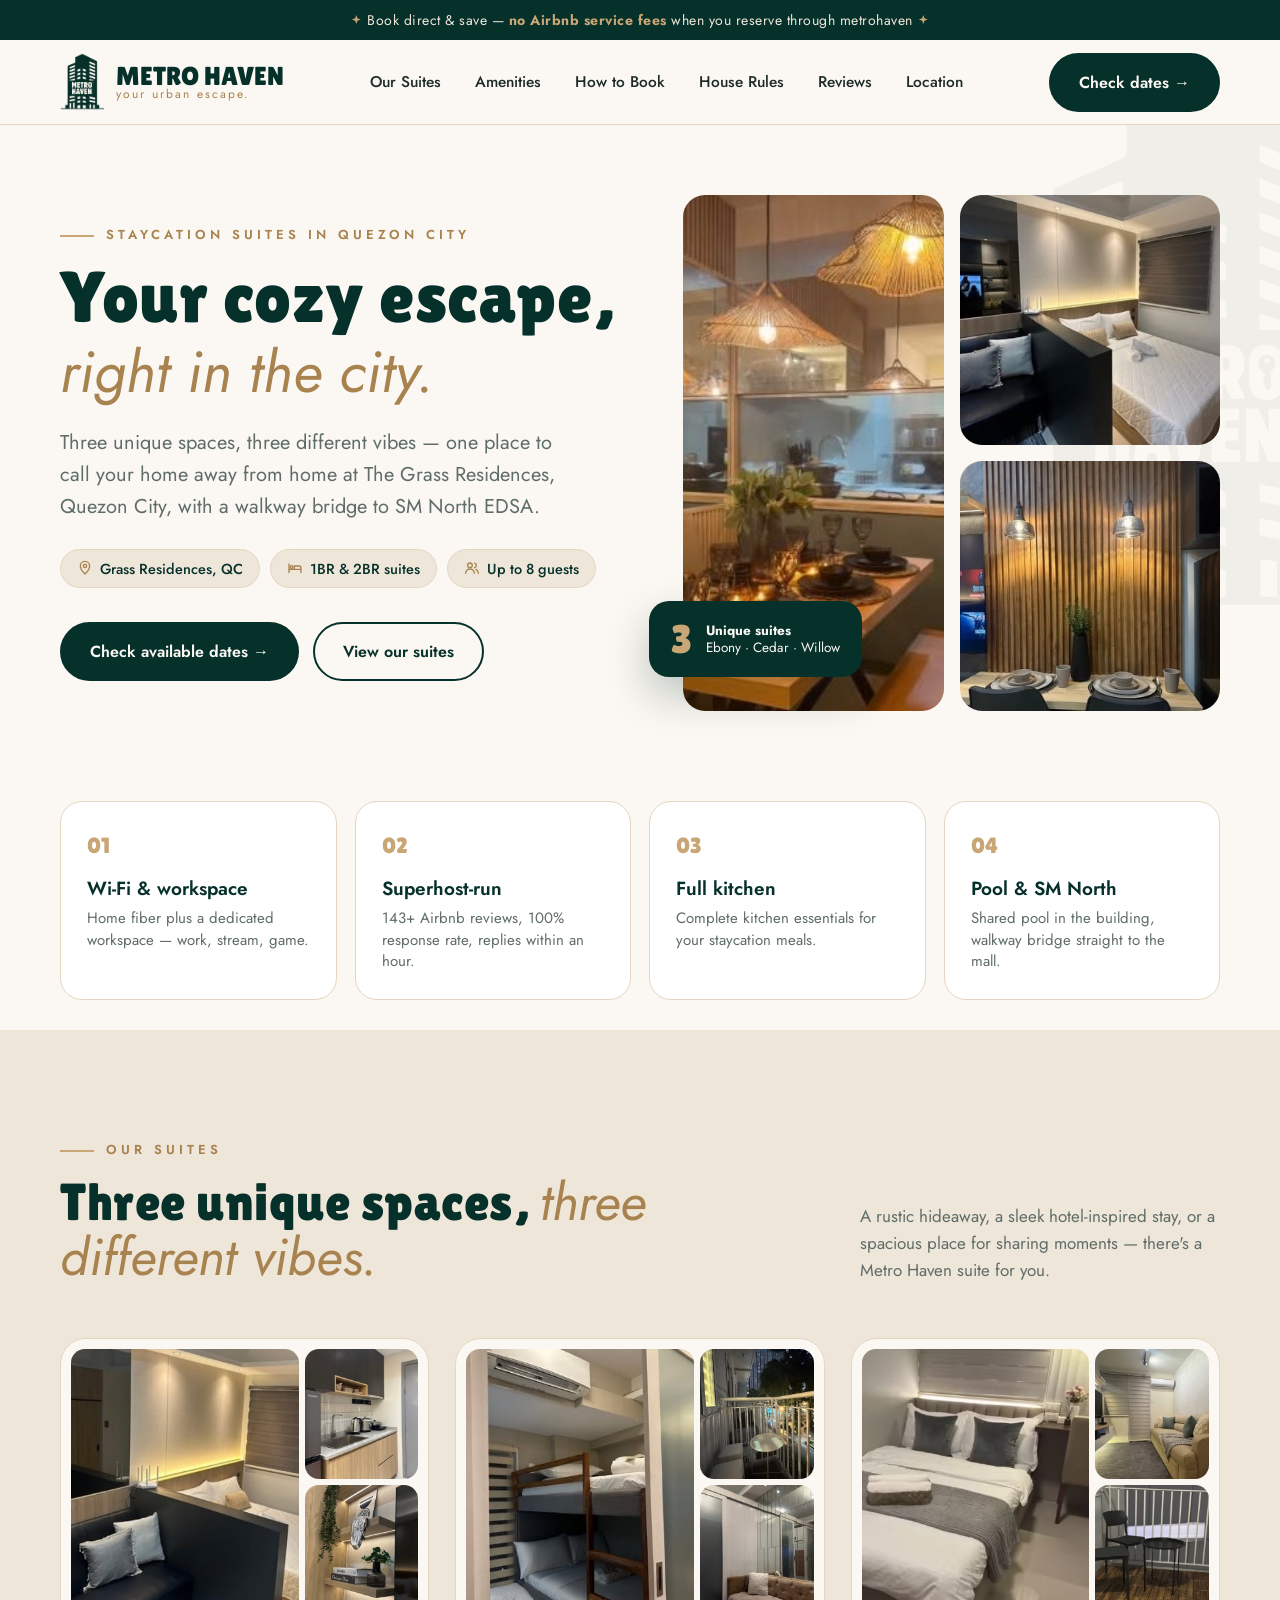
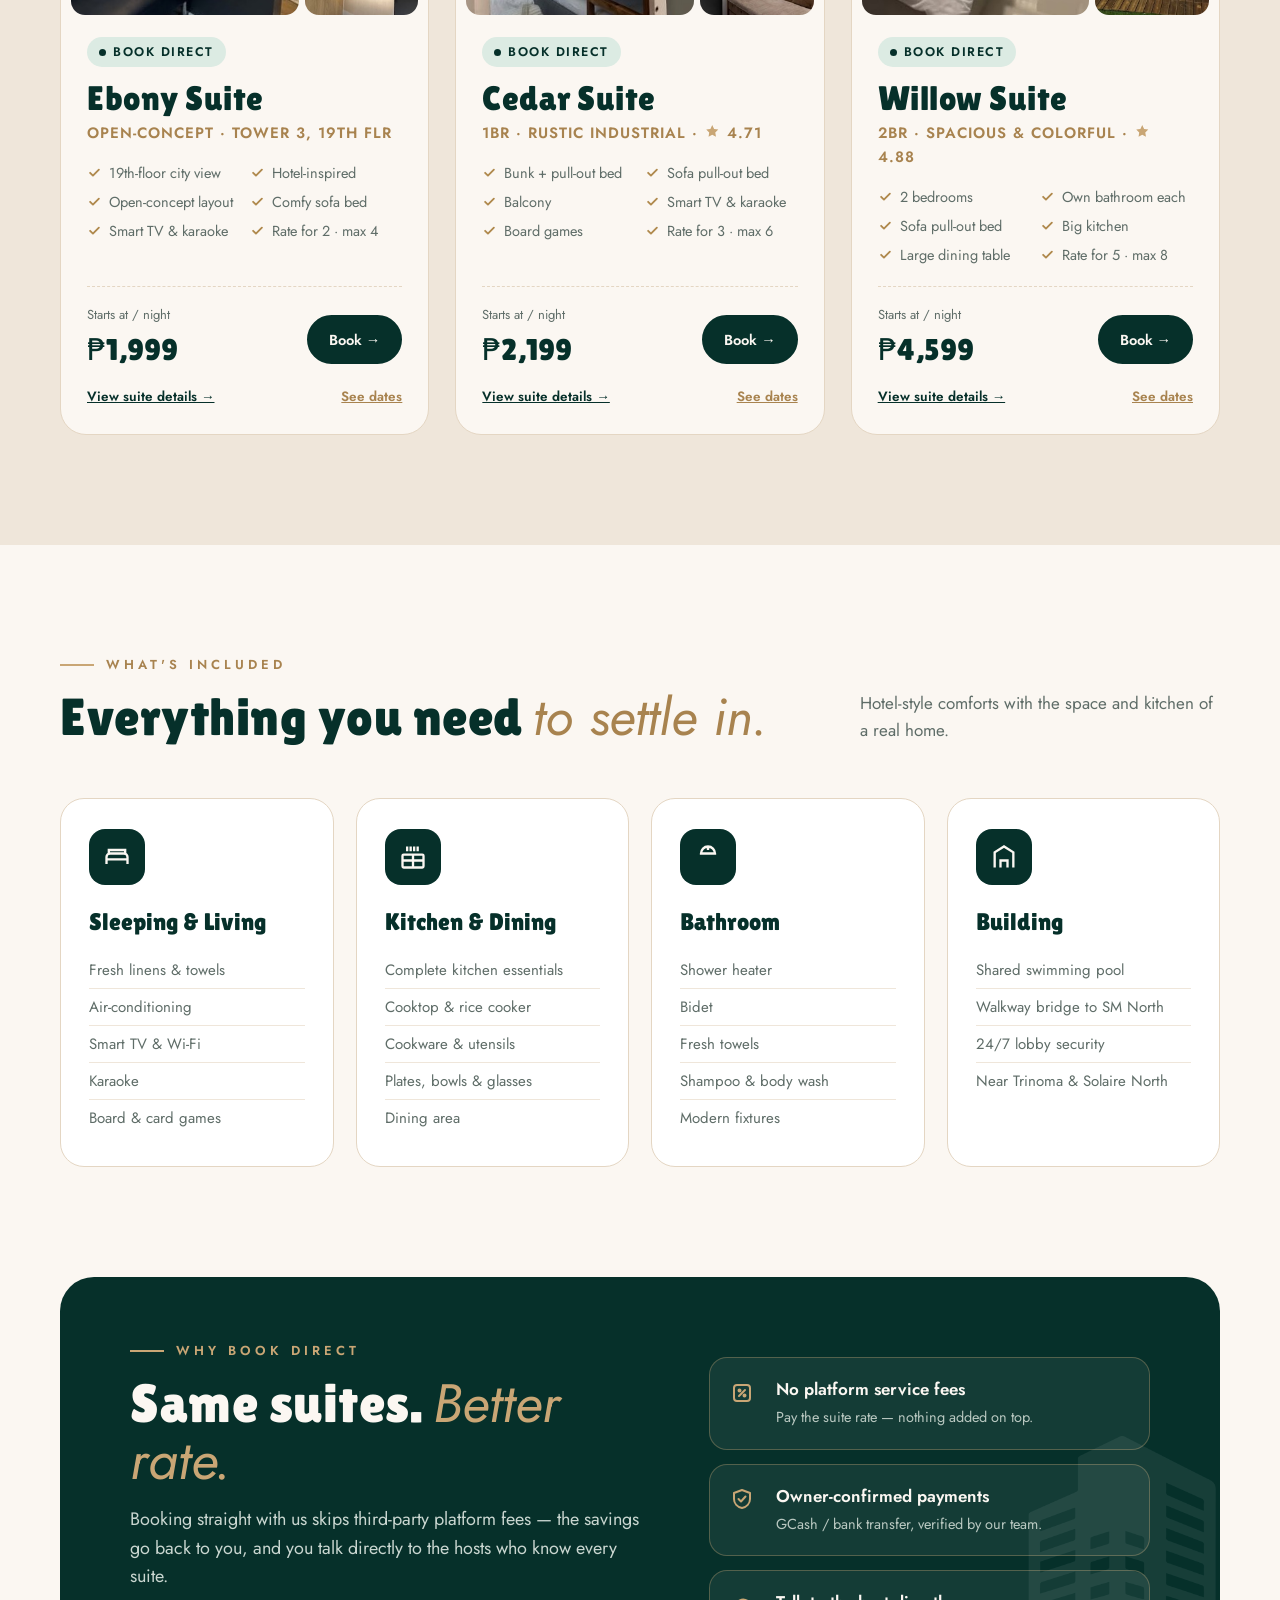
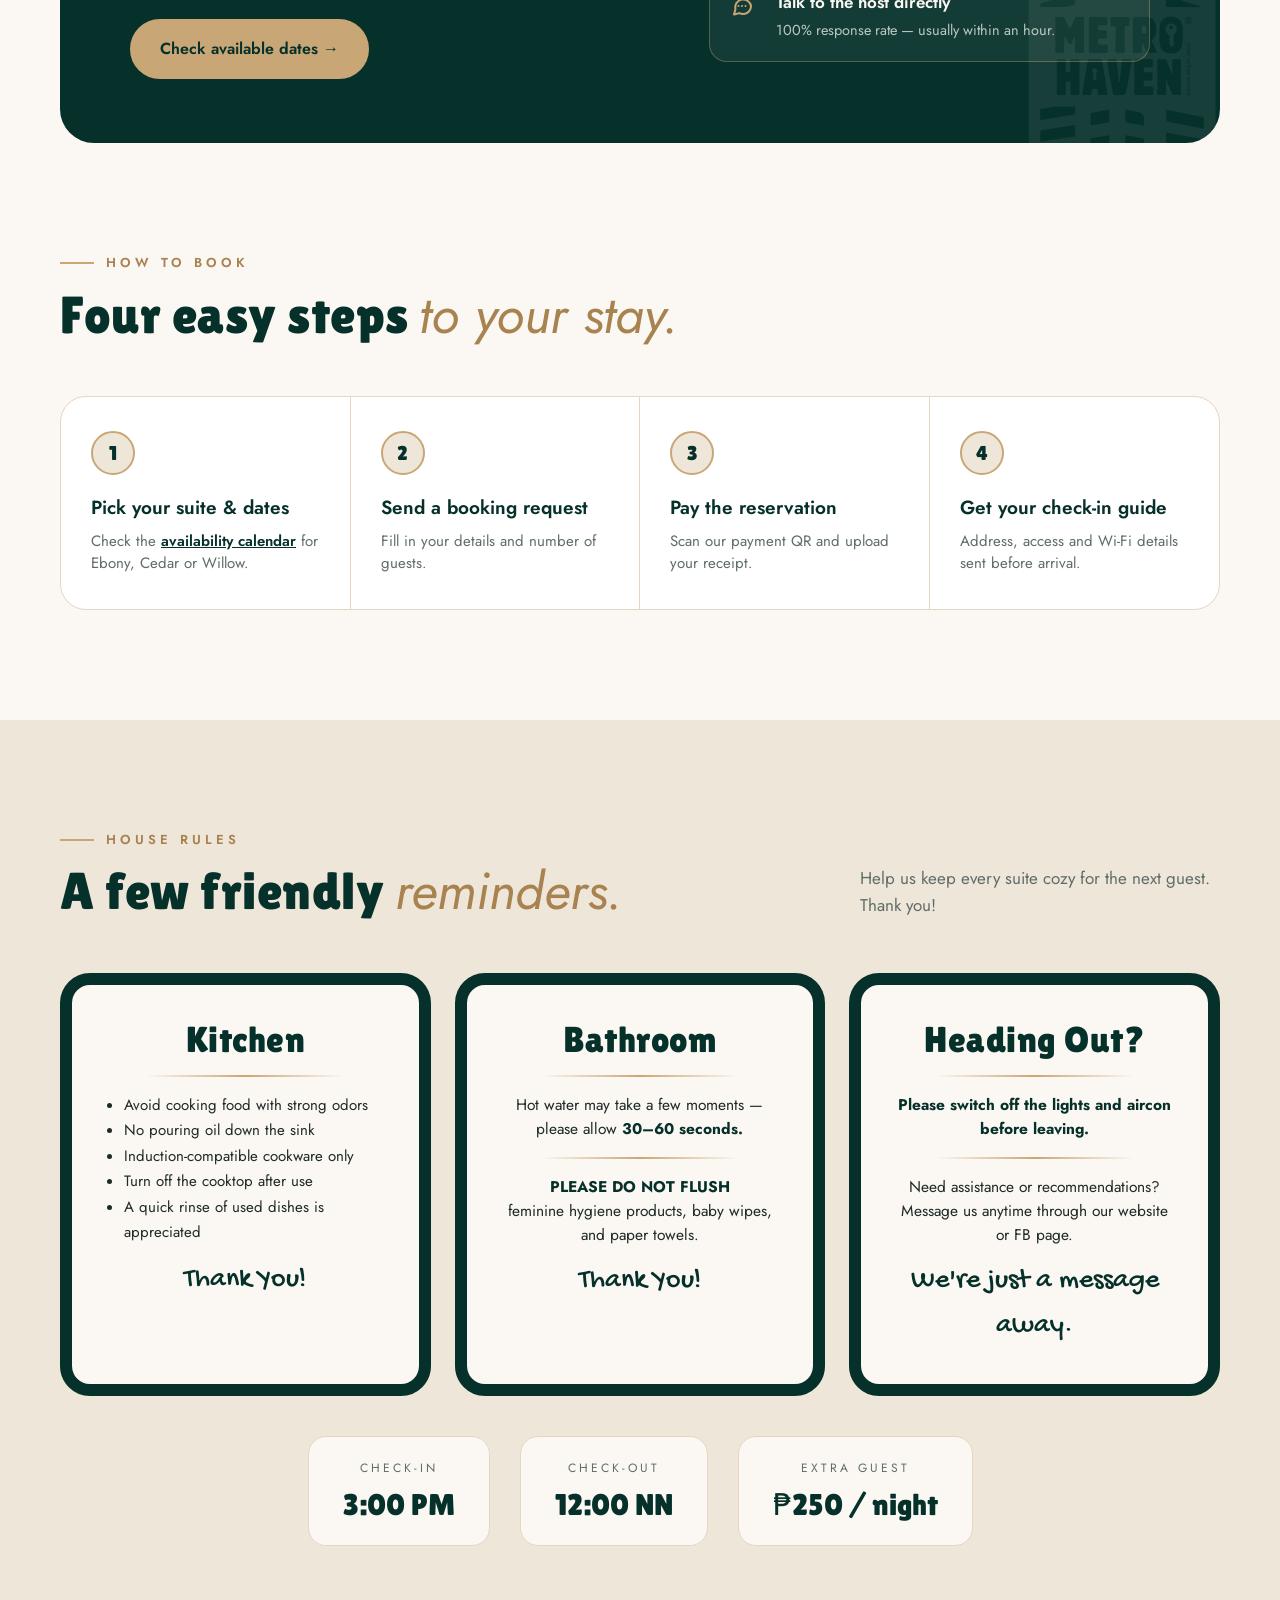
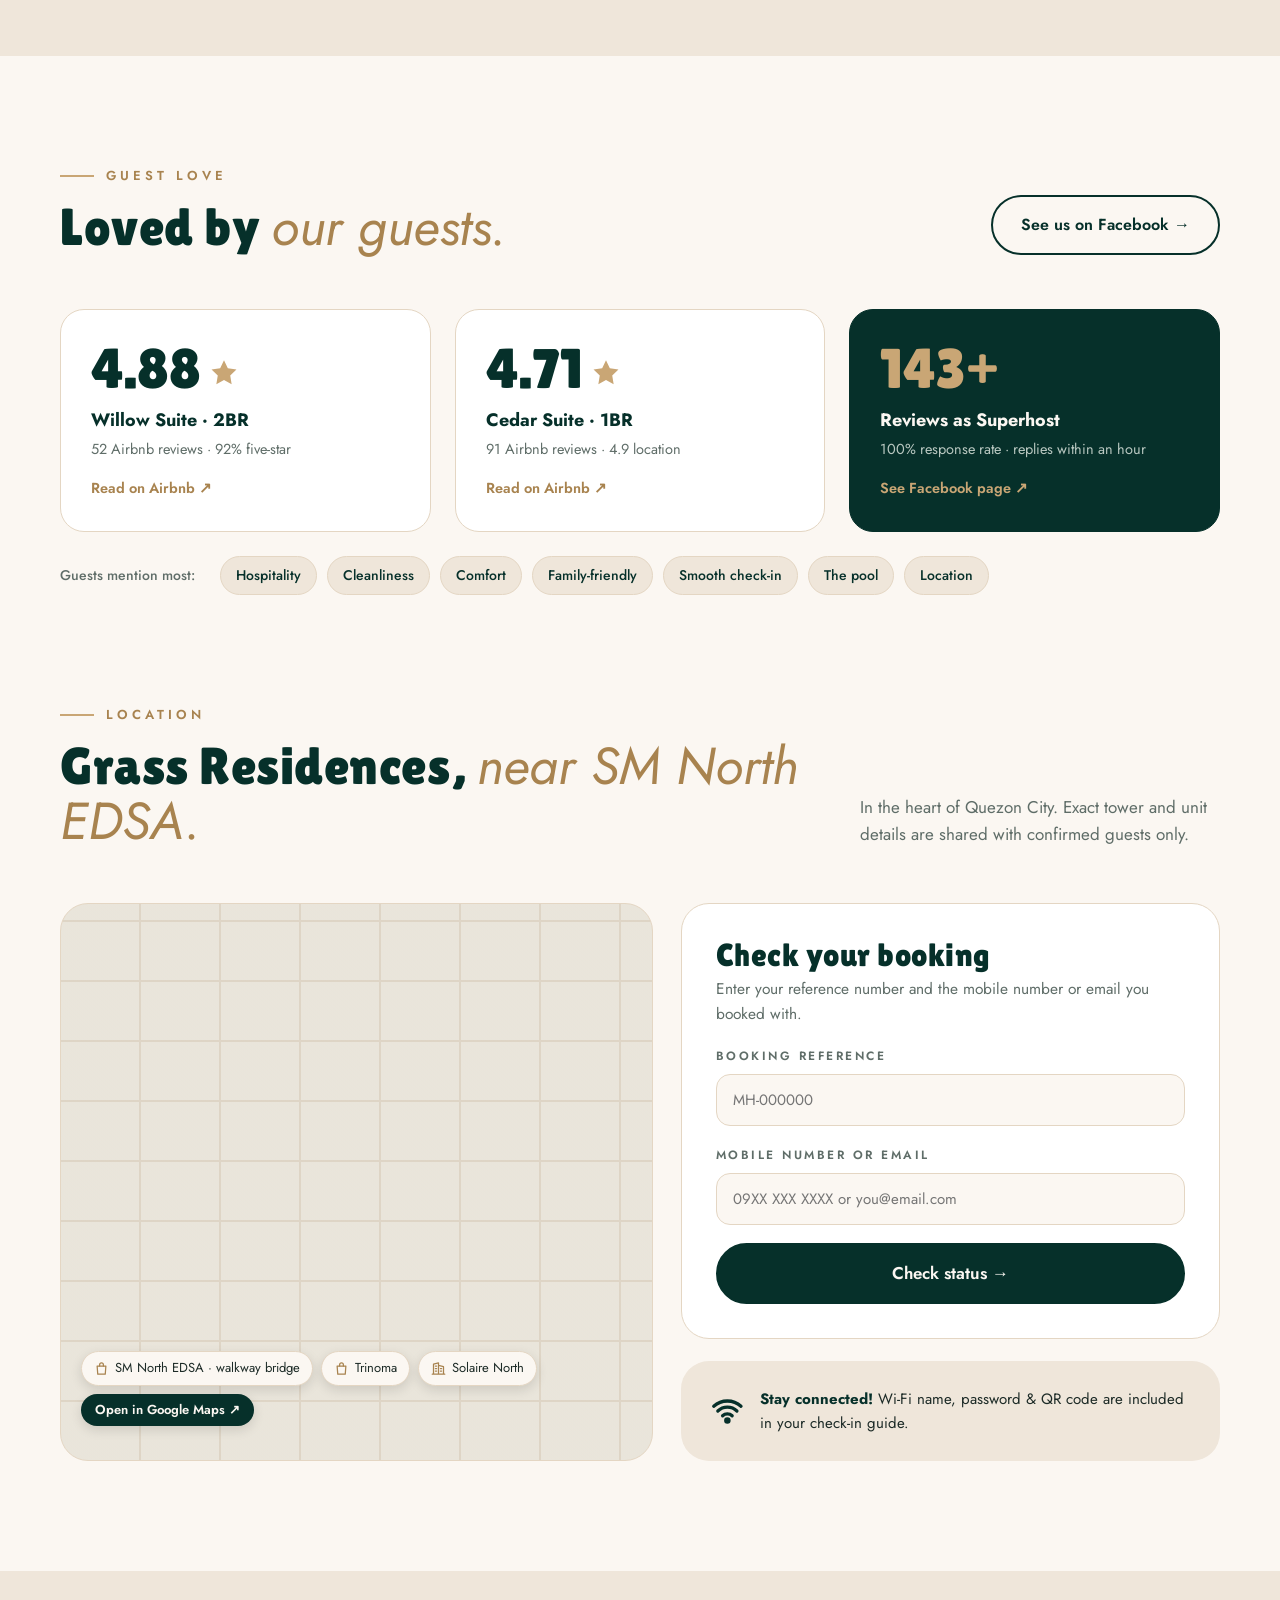
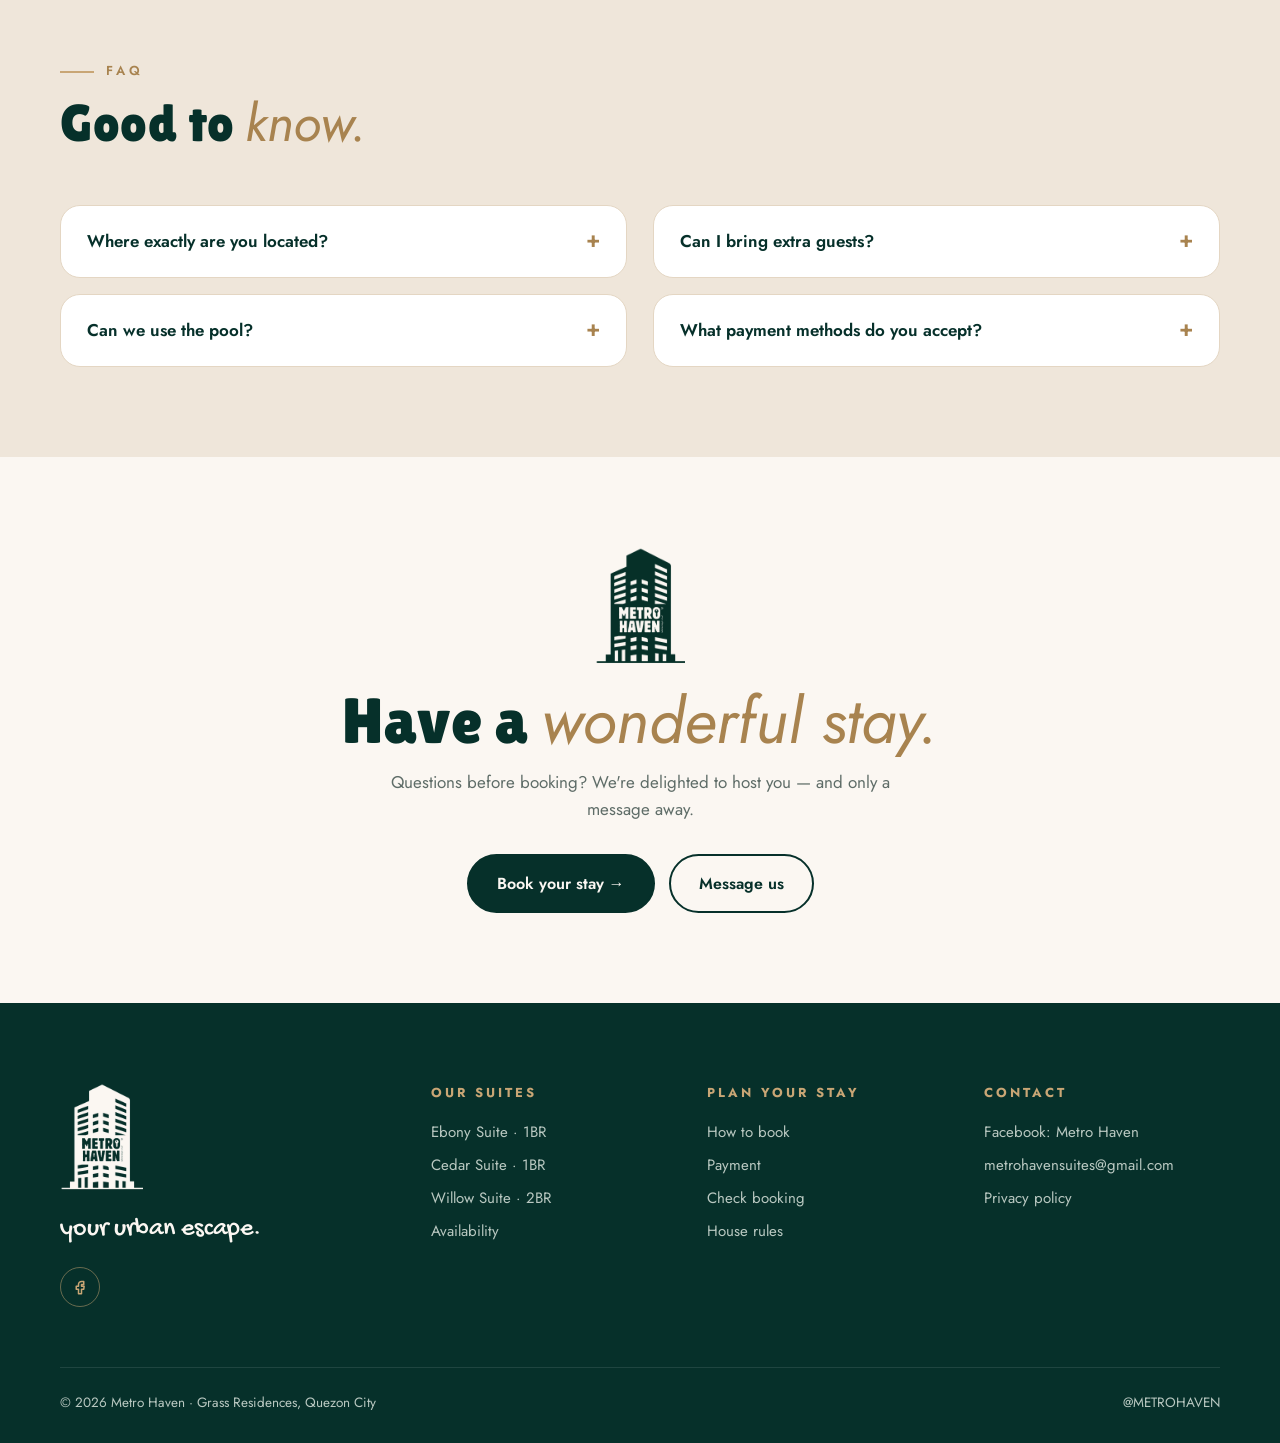
<file: index.html>
<!doctype html>
<html lang="en">
<head>
<meta charset="utf-8">
<meta name="viewport" content="width=device-width, initial-scale=1">
<link rel="icon" type="image/png" sizes="32x32" href="img/favicon-32.png">
<link rel="icon" type="image/png" sizes="48x48" href="img/favicon-48.png">
<link rel="apple-touch-icon" href="img/apple-touch-icon.png">
<meta name="theme-color" content="#06302a">
<title>Metro Haven | Staycation Suites near SM North EDSA, Quezon City</title>
<meta name="description" content="Book direct: 1BR & 2BR staycation suites at Grass Residences, Quezon City, with a walkway to SM North EDSA. Pool, Wi-Fi & full kitchen. From ₱1,999/night.">
<link href="https://fonts.googleapis.com/css2?family=Lilita+One&family=Jost:ital,wght@0,300;0,400;0,500;0,600;0,700;1,400&family=Gochi+Hand&display=swap" rel="stylesheet">
<style>
:root{
  --green:#06302a; --green-2:#0d4238; --cream:#fbf7f2; --beige:#efe6da; --sand:#e4d6c3;
  --gold:#c9a675; --gold-dk:#a8834f; --ink:#1d2b27; --muted:#5f6d68;
}
*{box-sizing:border-box;margin:0;padding:0}
body{font-family:'Jost',sans-serif;color:var(--ink);background:var(--cream);font-size:17px;line-height:1.6}
img{display:block;max-width:100%}
.wrap{max-width:1240px;margin:0 auto;padding:0 40px}
h1,h2,h3,.display{font-family:'Lilita One',sans-serif;font-weight:400;color:var(--green);letter-spacing:.5px;line-height:1.05}
h2{font-size:52px}
h2 em,h1 em{font-family:'Jost';font-style:italic;font-weight:400;color:var(--gold-dk);letter-spacing:0}
.eyebrow{font-size:13px;letter-spacing:4px;text-transform:uppercase;color:var(--gold-dk);font-weight:600;margin-bottom:14px;display:flex;align-items:center;gap:12px}
.eyebrow:before{content:"";width:34px;height:2px;background:var(--gold)}
.rule{height:2px;width:120px;background:linear-gradient(90deg,transparent,var(--gold),transparent);margin:22px 0}
.btn{display:inline-flex;align-items:center;gap:10px;padding:15px 28px;border-radius:999px;font-weight:600;font-size:16px;text-decoration:none;border:2px solid var(--green)}
.btn-dark{background:var(--green);color:var(--cream)}
.btn-ghost{color:var(--green);background:transparent}
.btn-gold{background:var(--gold);border-color:var(--gold);color:var(--green)}
section{padding:110px 0}
.sec-head{display:flex;justify-content:space-between;align-items:flex-end;margin-bottom:54px;gap:40px}
.sec-head>div{flex:1}.sec-head p{max-width:360px;color:var(--muted)}

/* nav */
.topbar{background:var(--green);color:var(--beige);font-size:14px;text-align:center;padding:9px;letter-spacing:.5px}
.topbar b{color:var(--gold)}
nav{position:sticky;top:0;background:rgba(251,247,242,.96);border-bottom:1px solid var(--sand);z-index:5}
nav .wrap{display:flex;align-items:center;justify-content:space-between;height:84px}
.brand{display:flex;align-items:center;gap:12px;text-decoration:none}
.brand img{height:58px}
.brand span{font-family:'Lilita One';font-size:26px;color:var(--green);line-height:.9}
.brand small{display:block;font-family:'Jost';font-size:12px;letter-spacing:2px;color:var(--gold-dk);text-transform:lowercase}
nav ul{display:flex;gap:34px;list-style:none}
nav ul a{display:block;color:var(--ink);text-decoration:none;font-weight:500;font-size:15.5px}

/* hero */
.hero{padding:70px 0 90px;position:relative;overflow:hidden}
.hero .wrap{display:grid;grid-template-columns:1.05fr 1fr;gap:60px;align-items:center}
.hero h1{font-size:72px;white-space:nowrap;margin:6px 0 24px}
.hero h1 em{display:block;white-space:normal;font-size:58px;margin-top:6px}
.hero p.lead{font-size:20px;color:var(--muted);max-width:500px}
.hero .meta{margin:26px 0 34px;display:flex;gap:10px;flex-wrap:wrap}
.chip{background:var(--beige);border:1px solid var(--sand);padding:7px 16px;border-radius:999px;font-size:14.5px;font-weight:500;color:var(--green)}
.hero .ctas{display:flex;gap:14px}
.mosaic{display:grid;grid-template-columns:1fr 1fr;grid-template-rows:250px 250px;gap:16px;position:relative}
.mosaic img{width:100%;height:100%;object-fit:cover;border-radius:22px}
.mosaic .tall{grid-row:span 2}
.mosaic .badge{position:absolute;left:-34px;bottom:34px;background:var(--green);color:var(--cream);border-radius:20px;padding:18px 22px;display:flex;gap:14px;align-items:center;box-shadow:0 18px 40px rgba(6,48,42,.25)}
.badge .big{font-family:'Lilita One';font-size:40px;color:var(--gold);line-height:1}
.badge small{font-size:13.5px;line-height:1.3;display:block}
.ghost-tower{position:absolute;right:-120px;top:-60px;width:420px;opacity:.045;pointer-events:none}

/* features */
.features{padding:0 0 30px}
.feat-grid{display:grid;grid-template-columns:repeat(4,1fr);gap:18px}
.feat{background:#fff;border:1px solid var(--sand);border-radius:22px;padding:26px}
.feat .n{font-family:'Lilita One';color:var(--gold);font-size:22px}
.feat h4{font-size:19px;color:var(--green);margin:10px 0 4px;font-weight:600}
.feat p{font-size:15px;color:var(--muted);line-height:1.45}

/* suites */
.suites{background:var(--beige)}
.suite-grid{display:grid;grid-template-columns:repeat(3,1fr);gap:26px}
.suite{background:var(--cream);border-radius:26px;overflow:hidden;border:1px solid var(--sand);display:flex;flex-direction:column}
.suite .photos{display:grid;grid-template-columns:2fr 1fr;grid-template-rows:130px 130px;gap:6px;padding:10px}
.suite .photos img{width:100%;height:100%;object-fit:cover;border-radius:14px}
.suite .photos .main{grid-row:span 2}
.suite .body{padding:12px 26px 26px;display:flex;flex-direction:column;flex:1}
.tag{align-self:flex-start;font-size:12.5px;font-weight:600;letter-spacing:1.5px;text-transform:uppercase;padding:5px 12px;border-radius:999px;background:#dcebe3;color:var(--green)}
.tag.req{background:#f3e6cf;color:#7a5a24}
.suite h3{font-size:34px;margin:14px 0 4px}
.suite .type{color:var(--gold-dk);font-weight:600;font-size:15px;letter-spacing:1px}
.suite ul{list-style:none;margin:16px 0 20px;display:grid;grid-template-columns:1fr 1fr;gap:6px 10px;font-size:14.5px;color:var(--muted)}
.suite ul li{display:flex;align-items:center;gap:7px}
.suite ul li:before{content:"";flex:none;width:15px;height:15px;background:url("data:image/svg+xml,%3Csvg xmlns='http://www.w3.org/2000/svg' viewBox='0 0 24 24' fill='none' stroke='%23b08a4e' stroke-width='3' stroke-linecap='round' stroke-linejoin='round'%3E%3Cpath d='M5 12.5l4.5 4.5L19 7.5'/%3E%3C/svg%3E") center/contain no-repeat}
.price{border-top:1px dashed var(--sand);padding-top:18px;margin-top:auto;display:flex;justify-content:space-between;align-items:center}
.price small{font-size:13px;color:var(--muted);display:block}
.price b{font-family:'Lilita One';font-weight:400;font-size:30px;color:var(--green)}
.price .btn{padding:11px 20px;font-size:14.5px}
.next{font-size:13.5px;color:var(--muted);margin-top:12px}
.next b{color:var(--green)}

/* amenities */
.amen-grid{display:grid;grid-template-columns:repeat(4,1fr);gap:22px}
.amen{padding:30px 28px;border-radius:24px;background:#fff;border:1px solid var(--sand)}
.amen .ic{width:56px;height:56px;border-radius:16px;background:var(--green);display:grid;place-items:center;margin-bottom:18px}
.amen h4{font-family:'Lilita One';font-weight:400;font-size:24px;color:var(--green);margin-bottom:10px}
.amen ul{list-style:none;font-size:15px;color:var(--muted)}
.amen li{padding:6px 0;border-bottom:1px solid var(--beige)}
.amen li:last-child{border:0}

/* direct booking band */
.direct{background:var(--green);color:var(--beige);border-radius:34px;padding:64px 70px;display:grid;grid-template-columns:1.2fr 1fr;gap:50px;align-items:center;position:relative;overflow:hidden}
.direct h2{color:var(--cream);font-size:54px}
.direct h2 em{color:var(--gold)}
.direct p{color:#c9d6d0;margin-top:16px;font-size:18px}
.perks{display:grid;gap:14px}
.perk{display:flex;gap:16px;align-items:flex-start;background:rgba(255,255,255,.06);border:1px solid rgba(201,166,117,.35);padding:18px 20px;border-radius:18px}
.perk .k{font-family:'Lilita One';color:var(--gold);font-size:22px;min-width:30px}
.perk b{color:var(--cream);display:block;font-weight:600}
.perk span{font-size:14.5px;color:#b9c8c1}
.direct .tw{position:absolute;right:-40px;bottom:-60px;width:280px;opacity:.07}

/* how to book */
.steps{display:grid;grid-template-columns:repeat(4,1fr);gap:0;border:1px solid var(--sand);border-radius:26px;overflow:hidden;background:#fff}
.step{padding:34px 30px;border-right:1px solid var(--sand)}
.step:last-child{border:0}
.step .num{width:44px;height:44px;border-radius:50%;background:var(--beige);color:var(--green);font-family:'Lilita One';font-size:20px;display:grid;place-items:center;margin-bottom:18px;border:2px solid var(--gold)}
.step h4{font-size:19px;color:var(--green);font-weight:600;margin-bottom:6px}
.step p{font-size:15px;color:var(--muted);line-height:1.5}

/* house rules */
.rules{background:var(--beige)}
.rule-grid{display:grid;grid-template-columns:repeat(3,1fr);gap:24px}
.rcard{background:var(--cream);border:12px solid var(--green);border-radius:30px;padding:36px 32px;text-align:center}
.rcard h3{font-size:36px}
.rcard .ln{height:2px;width:70%;margin:16px auto;background:linear-gradient(90deg,transparent,var(--gold),transparent)}
.rcard p{font-size:15.5px;color:var(--ink);line-height:1.55}
.rcard p b{color:var(--green)}
.rcard .ty{font-family:'Gochi Hand';font-size:28px;color:var(--green);margin-top:12px}
.rcard ul{text-align:left;font-size:15px;padding-left:20px;line-height:1.7}
.times{display:flex;justify-content:center;gap:30px;margin-top:40px}
.time{background:var(--cream);border:1px solid var(--sand);border-radius:18px;padding:16px 34px;text-align:center}
.time small{letter-spacing:3px;font-size:12px;text-transform:uppercase;color:var(--muted)}
.time b{display:block;font-family:'Lilita One';font-weight:400;font-size:30px;color:var(--green)}

/* reviews */
.rev-grid{display:grid;grid-template-columns:repeat(3,1fr);gap:24px}
.rev{background:#fff;border:1px solid var(--sand);border-radius:24px;padding:30px}
.stars{color:var(--gold);letter-spacing:3px;font-size:18px}
.rev .q{font-size:17px;margin:14px 0 22px;color:var(--ink)}
.rev .who{display:flex;align-items:center;gap:12px;font-size:14.5px}
.av{width:42px;height:42px;border-radius:50%;background:var(--beige);border:2px dashed var(--gold)}
.rev .who b{display:block;color:var(--green)}
.rev .who span{color:var(--muted);font-size:13px}
.placeholder-note{font-size:13px;color:var(--gold-dk);font-style:italic;margin-top:18px;text-align:center}

/* location + check booking */
.loc{display:grid;grid-template-columns:1.1fr 1fr;gap:28px}
.map{border-radius:28px;min-height:420px;background:
  linear-gradient(0deg,rgba(6,48,42,.04),rgba(6,48,42,.04)),
  repeating-linear-gradient(0deg,transparent 0 58px,#e7dccc 58px 60px),
  repeating-linear-gradient(90deg,transparent 0 78px,#e7dccc 78px 80px),#f3ece2;
  position:relative;border:1px solid var(--sand);overflow:hidden}
.map .road{position:absolute;background:#fff;border:1px solid #e3d7c5}
.pin{position:absolute;left:52%;top:48%;transform:translate(-50%,-100%);text-align:center}
.pin .dot{width:64px;height:64px;background:var(--green);border-radius:50% 50% 50% 0;transform:rotate(-45deg);display:grid;place-items:center;margin:0 auto;box-shadow:0 10px 24px rgba(6,48,42,.3)}
.pin .dot img{transform:rotate(45deg);width:30px}
.pin .lbl{margin-top:10px;background:var(--cream);padding:8px 14px;border-radius:12px;font-weight:600;color:var(--green);font-size:14px;box-shadow:0 6px 16px rgba(0,0,0,.08)}
.map .gmap{position:absolute;inset:0;width:100%;height:100%;border:0}
.near{z-index:1;pointer-events:none}.near>*{pointer-events:auto;box-shadow:0 4px 12px rgba(0,0,0,.12)}
[id]{scroll-margin-top:120px}
.near{position:absolute;bottom:34px;left:20px;right:20px;display:flex;gap:8px;flex-wrap:wrap}
.near span{background:var(--cream);padding:6px 12px;border-radius:999px;font-size:13px;border:1px solid var(--sand)}
.side{display:grid;gap:22px}
.box{background:#fff;border:1px solid var(--sand);border-radius:28px;padding:34px}
.box h3{font-size:32px;margin-bottom:6px}
.box p{color:var(--muted);font-size:15.5px}
.field{margin-top:14px}
.field label{font-size:12px;letter-spacing:2.5px;text-transform:uppercase;color:var(--muted);font-weight:600}
.field div{margin-top:6px;background:var(--cream);border:1px solid var(--sand);border-radius:14px;padding:13px 16px;color:#a29a8e;font-size:15px}
.box .btn{margin-top:18px;width:100%;justify-content:center}
.wifi{display:flex;gap:16px;align-items:center;background:var(--beige);border-radius:28px;padding:26px 30px}
.wifi p{font-size:15px;color:var(--ink)}
.wifi b{color:var(--green)}

/* faq */
.faq-grid{display:grid;grid-template-columns:1fr 1fr;gap:16px 26px}
.faq{background:#fff;border:1px solid var(--sand);border-radius:20px;padding:22px 26px;display:flex;justify-content:space-between;gap:20px;font-weight:600;color:var(--green)}
.faq span.p{color:var(--gold-dk);font-size:22px;line-height:1}

/* cta + footer */
.cta{text-align:center;padding:90px 0}
.cta h2{font-size:64px}
.cta p{color:var(--muted);margin:14px auto 30px;max-width:520px}
footer{background:var(--green);color:#b9c8c1;padding:80px 0 30px;font-size:15px}
.fgrid{display:grid;grid-template-columns:1.4fr 1fr 1fr 1fr;gap:40px}
footer img{height:110px;margin-bottom:16px}
footer h5{color:var(--gold);font-size:13px;letter-spacing:3px;text-transform:uppercase;margin-bottom:16px}
footer ul{list-style:none;display:grid;gap:9px}
footer .tagline{font-family:'Gochi Hand';font-size:26px;color:var(--cream)}
.social{display:flex;gap:10px;margin-top:16px}
.social span{width:40px;height:40px;border-radius:50%;border:1px solid rgba(201,166,117,.5);display:grid;place-items:center;color:var(--gold);font-weight:700;font-size:14px}
.fbot{border-top:1px solid rgba(255,255,255,.1);margin-top:60px;padding-top:24px;display:flex;justify-content:space-between;font-size:13.5px}

@media (max-width:760px){
  body{font-size:16px}
  .wrap{padding:0 18px}
  section{padding:64px 0}
  h2{font-size:36px}
  .topbar{font-size:12px}
  nav ul{display:none}
  nav .wrap{height:68px}
  .brand img{height:44px}.brand span{font-size:20px}
  nav .btn{padding:10px 16px;font-size:14px}
  .hero{padding:36px 0 50px}
  .hero .wrap{grid-template-columns:1fr;gap:36px}
  .hero h1{font-size:44px;white-space:normal}
  .hero h1 em{font-size:36px}
  .hero p.lead{font-size:17px}
  .hero .ctas{flex-direction:column}
  .hero .ctas .btn{justify-content:center}
  .mosaic{grid-template-rows:170px 170px;gap:10px}
  .mosaic .badge{left:12px;bottom:12px;padding:12px 16px}
  .ghost-tower{display:none}
  .feat-grid,.suite-grid,.amen-grid,.rule-grid,.rev-grid,.faq-grid,.loc,.fgrid{grid-template-columns:1fr}
  .feat-grid{grid-template-columns:1fr 1fr;gap:12px}
  .feat{padding:18px}.feat h4{font-size:16px}.feat p{font-size:13.5px}
  .sec-head{flex-direction:column;align-items:flex-start;gap:14px;margin-bottom:32px}
  .amen-grid{grid-template-columns:1fr 1fr;gap:12px}
  .amen{padding:20px}.amen h4{font-size:19px}.amen ul{font-size:13.5px}
  .direct{grid-template-columns:1fr;padding:40px 24px;border-radius:26px;gap:28px}
  .direct h2{font-size:38px}
  .steps{grid-template-columns:1fr 1fr}
  .step{padding:22px 18px;border-bottom:1px solid var(--sand)}
  .times{flex-wrap:wrap;gap:12px}.time{padding:12px 20px}.time b{font-size:22px}
  .map{min-height:320px}
  .cta h2{font-size:40px}
  .fgrid{grid-template-columns:1fr 1fr;gap:30px}.fgrid>div:first-child{grid-column:span 2}
  .fbot{flex-direction:column;gap:8px}
}

a{color:inherit}
footer a{text-decoration:none}
.social a,.social span{width:40px;height:40px;border-radius:50%;border:1px solid rgba(201,166,117,.5);display:grid;place-items:center;color:var(--gold);font-weight:700;font-size:14px;text-decoration:none}
html{scroll-behavior:smooth}
.score-row{display:grid;grid-template-columns:repeat(3,1fr);gap:24px}
.score{background:#fff;border:1px solid var(--sand);border-radius:24px;padding:30px}
.score .big{font-family:'Lilita One';font-size:56px;color:var(--green);line-height:1}
.score .big span{color:var(--gold);font-size:36px;margin-left:6px}
.score b{display:block;margin-top:10px;color:var(--green);font-size:18px}
.score small{display:block;color:var(--muted);font-size:14.5px;margin:2px 0 14px}
.score a{color:var(--gold-dk);font-weight:600;font-size:14.5px;text-decoration:none}
.score.dark{background:var(--green);border-color:var(--green)}
.score.dark .big{color:var(--gold)}.score.dark b{color:var(--cream)}.score.dark small{color:#b9c8c1}.score.dark a{color:var(--gold)}
.themes{display:flex;flex-wrap:wrap;gap:10px;align-items:center;margin-top:24px}
.themes span{background:var(--beige);border:1px solid var(--sand);padding:7px 15px;border-radius:999px;font-size:14px;color:var(--green);font-weight:500}
.themes .lbl{background:none;border:0;padding-left:0;color:var(--muted)}
.mapbtn{background:var(--green);color:var(--cream);padding:6px 14px;border-radius:999px;font-size:13px;text-decoration:none;font-weight:600}
details.faq{display:block;padding:0}
details.faq summary{list-style:none;cursor:pointer;padding:22px 26px;display:flex;justify-content:space-between;gap:20px}
details.faq summary::-webkit-details-marker{display:none}
details.faq p{padding:0 26px 22px;color:var(--muted);font-weight:400;font-size:15.5px}
details.faq[open] .p{transform:rotate(45deg)}
.faq-grid{align-items:start}
.menu-btn{display:none;background:none;border:0;cursor:pointer;padding:8px}
.form-msg{margin-top:12px;font-size:14.5px;color:var(--ink);display:none;line-height:1.6}
.form-msg.err{color:#9a3b2b}
.st-confirmed{color:#1f7a50}.st-pending{color:#a8834f}.st-declined,.st-cancelled{color:#9a3b2b}
.box input{width:100%;margin-top:6px;background:var(--cream);border:1px solid var(--sand);border-radius:14px;padding:13px 16px;font:inherit;font-size:15px;color:var(--ink)}
.box input:focus{outline:2px solid var(--gold);border-color:var(--gold)}
@media (max-width:760px){
  .score-row{grid-template-columns:1fr;gap:14px}
  .score .big{font-size:44px}
  .menu-btn{display:block}
  nav .btn{display:none}
  nav ul.open{display:flex;flex-direction:column;position:absolute;top:68px;left:0;right:0;background:var(--cream);padding:18px;gap:16px;border-bottom:1px solid var(--sand)}
}

.i{width:1.1em;height:1.1em;flex:none;fill:none;stroke:currentColor;stroke-width:2;stroke-linecap:round;stroke-linejoin:round;vertical-align:-.17em}
.i.fill{fill:currentColor;stroke:none}
.topbar .i{color:var(--gold);width:.9em;height:.9em;vertical-align:-.08em}
.chip{display:inline-flex;align-items:center;gap:7px}.chip .i{color:var(--gold-dk)}
.tag{display:inline-flex;align-items:center;gap:7px}.tag .dot{width:7px;height:7px;border-radius:50%;background:currentColor;display:inline-block}
.suite .type .i{color:var(--gold);vertical-align:-.12em}
.perk .k .i{width:24px;height:24px;color:var(--gold)}
.near span{display:inline-flex;align-items:center;gap:6px}.near .i{color:var(--gold-dk);width:15px;height:15px}
.stars{display:flex;gap:3px}.stars .i{width:18px;height:18px}
.score .big span .i{width:34px;height:34px;vertical-align:-.05em}
.social .i{width:18px;height:18px}

.suite h3 a{text-decoration:none;color:inherit}
.suite h3 a:hover{text-decoration:underline;text-decoration-thickness:2px;text-underline-offset:4px}
.next{display:flex;justify-content:space-between;gap:12px;flex-wrap:wrap}
.suite .photos{cursor:pointer}
</style>
<link rel="canonical" href="https://metrohavensuites.site/">
<meta property="og:type" content="website">
<meta property="og:site_name" content="Metro Haven Suites">
<meta property="og:title" content="Metro Haven | Staycation Suites near SM North EDSA, Quezon City">
<meta property="og:description" content="Book direct: 1BR & 2BR staycation suites at Grass Residences, Quezon City, with a walkway to SM North EDSA. Pool, Wi-Fi & full kitchen. From ₱1,999/night.">
<meta property="og:url" content="https://metrohavensuites.site/">
<meta property="og:image" content="https://metrohavensuites.site/img/og-image.jpg">
<meta property="og:image:width" content="1200">
<meta property="og:image:height" content="630">
<meta property="og:locale" content="en_PH">
<meta name="twitter:card" content="summary_large_image">
<script type="application/ld+json">{"@context": "https://schema.org", "@type": "LodgingBusiness", "@id": "https://metrohavensuites.site/#lodging", "name": "Metro Haven Suites", "alternateName": "Metro Haven", "url": "https://metrohavensuites.site/", "logo": "https://metrohavensuites.site/img/icon-512.png", "image": ["https://metrohavensuites.site/img/og-image.jpg"], "description": "Book-direct 1BR and 2BR staycation suites at The Grass Residences, Quezon City, with a walkway bridge to SM North EDSA.", "address": {"@type": "PostalAddress", "streetAddress": "The Grass Residences", "addressLocality": "Quezon City", "addressRegion": "Metro Manila", "addressCountry": "PH"}, "hasMap": "https://www.google.com/maps/search/?api=1&query=The+Grass+Residences+Quezon+City", "email": "metrohavensuites@gmail.com", "checkinTime": "15:00", "checkoutTime": "12:00", "priceRange": "₱1,999–₱4,599 per night", "currenciesAccepted": "PHP", "paymentAccepted": "GCash, bank transfer", "amenityFeature": [{"@type": "LocationFeatureSpecification", "name": "Swimming pool", "value": true}, {"@type": "LocationFeatureSpecification", "name": "Wi-Fi", "value": true}, {"@type": "LocationFeatureSpecification", "name": "Full kitchen", "value": true}, {"@type": "LocationFeatureSpecification", "name": "Air-conditioning", "value": true}, {"@type": "LocationFeatureSpecification", "name": "Smart TV", "value": true}, {"@type": "LocationFeatureSpecification", "name": "24/7 lobby security", "value": true}], "sameAs": ["https://www.facebook.com/profile.php?id=61566400330651", "https://www.airbnb.com/rooms/1250604774381847146", "https://www.airbnb.com/rooms/1344877140733324297"]}</script>
<script type="application/ld+json">{"@context": "https://schema.org", "@type": "WebSite", "name": "Metro Haven Suites", "url": "https://metrohavensuites.site/"}</script>
<script>(function(){var p=location.pathname,n=p.replace(/\/index\.html$/,"/").replace(/\.html$/,"");if(n!==p)history.replaceState(null,"",n+location.search+location.hash)})();</script>
</head>
<body>
<svg width="0" height="0" style="position:absolute" aria-hidden="true">
  <symbol id="i-pin" viewBox="0 0 24 24"><path d="M12 21s-7-6.2-7-12a7 7 0 0 1 14 0c0 5.8-7 12-7 12z"/><circle cx="12" cy="9" r="2.5"/></symbol>
  <symbol id="i-bed" viewBox="0 0 24 24"><path d="M3 19V6M3 14h18v5M21 14v-2a3 3 0 0 0-3-3h-7v5"/><circle cx="7" cy="10.5" r="2"/></symbol>
  <symbol id="i-users" viewBox="0 0 24 24"><circle cx="9" cy="8" r="3.5"/><path d="M2.5 20a6.5 6.5 0 0 1 13 0M16 4.6a3.5 3.5 0 0 1 0 6.8M18 14.2a6.5 6.5 0 0 1 3.5 5.8"/></symbol>
  <symbol id="i-bag" viewBox="0 0 24 24"><path d="M5 8h14l-1 13H6L5 8z"/><path d="M9 8V6a3 3 0 0 1 6 0v2"/></symbol>
  <symbol id="i-building" viewBox="0 0 24 24"><path d="M4 21V5l8-2v18M12 7l8 2v12M2 21h20M7 8h2M7 12h2M7 16h2M15 12h2M15 16h2"/></symbol>
  <symbol id="i-star" viewBox="0 0 24 24"><path class="f" d="M12 3l2.7 5.6 6.1.9-4.4 4.3 1 6.1L12 17l-5.4 2.9 1-6.1-4.4-4.3 6.1-.9z"/></symbol>
  <symbol id="i-sparkle" viewBox="0 0 24 24"><path class="f" d="M12 2l2.2 6.3L20.5 10.5l-6.3 2.2L12 19l-2.2-6.3L3.5 10.5l6.3-2.2z"/></symbol>
  <symbol id="i-tag" viewBox="0 0 24 24"><path d="M4 7a3 3 0 0 1 3-3h10a3 3 0 0 1 3 3v10a3 3 0 0 1-3 3H7a3 3 0 0 1-3-3z"/><path d="M15 9l-6 6"/><circle cx="9.5" cy="9.5" r="1"/><circle cx="14.5" cy="14.5" r="1"/></symbol>
  <symbol id="i-shield" viewBox="0 0 24 24"><path d="M12 3l8 3v6c0 4.5-3.4 8-8 9-4.6-1-8-4.5-8-9V6z"/><path d="M8.5 12l2.5 2.5 4.5-5"/></symbol>
  <symbol id="i-chat" viewBox="0 0 24 24"><path d="M21 12a8 8 0 0 1-11.6 7.1L4 20.5l1.4-5A8 8 0 1 1 21 12z"/><path d="M8.5 12h.01M12 12h.01M15.5 12h.01"/></symbol>
  <symbol id="i-fb" viewBox="0 0 24 24"><path d="M14 8.5h3V4.5h-3a4 4 0 0 0-4 4V11H7v4h3v6h4v-6h3l.5-4H14z"/></symbol>
  <symbol id="i-ig" viewBox="0 0 24 24"><rect x="3.5" y="3.5" width="17" height="17" rx="5"/><circle cx="12" cy="12" r="4"/><path d="M17.3 6.7h.01"/></symbol>
  <symbol id="i-phone" viewBox="0 0 24 24"><path d="M5 4h4l2 5-2.5 1.5a11 11 0 0 0 5 5L15 13l5 2v4a2 2 0 0 1-2 2A16 16 0 0 1 3 6a2 2 0 0 1 2-2z"/></symbol>
</svg>

<div class="topbar"><svg class="i fill" aria-hidden="true"><use href="#i-sparkle"/></svg> Book direct & save — <b>no Airbnb service fees</b> when you reserve through metrohaven <svg class="i fill" aria-hidden="true"><use href="#i-sparkle"/></svg></div>

<nav>
  <div class="wrap">
    <a class="brand" href="/"><img src="img/logo_dark.png" alt="Metro Haven logo"><span>METRO HAVEN<small>your urban escape.</small></span></a>
    <ul>
      <li><a href="/#suites">Our Suites</a></li>
      <li><a href="/#amenities">Amenities</a></li>
      <li><a href="/#book">How to Book</a></li>
      <li><a href="/#rules">House Rules</a></li>
      <li><a href="/#reviews">Reviews</a></li>
      <li><a href="/#location">Location</a></li>
    </ul>
    <a class="btn btn-dark" href="/calendar">Check dates →</a>
    <button class="menu-btn" aria-label="Menu" onclick="document.querySelector('nav ul').classList.toggle('open')"><svg width="28" height="28" viewBox="0 0 24 24" fill="none" stroke="#06302a" stroke-width="2.2" stroke-linecap="round"><path d="M4 7h16M4 12h16M4 17h16"/></svg></button>
  </div>
</nav>

<!-- HERO -->
<header class="hero">
  <img class="ghost-tower" src="img/logo_dark.png" alt="">
  <div class="wrap">
    <div>
      <div class="eyebrow">Staycation suites in Quezon City</div>
      <h1>Your cozy escape, <em>right in the city.</em></h1>
      <p class="lead">Three unique spaces, three different vibes — one place to call your home away from home at The Grass Residences, Quezon City, with a walkway bridge to SM North EDSA.</p>
      <div class="meta">
        <span class="chip"><svg class="i" aria-hidden="true"><use href="#i-pin"/></svg>Grass Residences, QC</span>
        <span class="chip"><svg class="i" aria-hidden="true"><use href="#i-bed"/></svg>1BR & 2BR suites</span>
        <span class="chip"><svg class="i" aria-hidden="true"><use href="#i-users"/></svg>Up to 8 guests</span>
      </div>
      <div class="ctas">
        <a class="btn btn-dark" href="/calendar">Check available dates →</a>
        <a class="btn btn-ghost" href="/#suites">View our suites</a>
      </div>
    </div>
    <div class="mosaic">
      <img class="tall" src="img/willow_01.jpg" alt="Willow Suite dining table under rattan pendant lights">
      <img src="img/ebony_02.jpg" alt="Ebony Suite bed and sofa in the open-concept layout">
      <img src="img/ebony_01.jpg" alt="Ebony Suite dining nook with wood-slat wall and pendant lights">
      <div class="badge"><div class="big">3</div><small><b>Unique suites</b><br>Ebony · Cedar · Willow</small></div>
    </div>
  </div>
</header>

<!-- FEATURES -->
<div class="features"><div class="wrap feat-grid">
  <div class="feat"><div class="n">01</div><h4>Wi-Fi & workspace</h4><p>Home fiber plus a dedicated workspace — work, stream, game.</p></div>
  <div class="feat"><div class="n">02</div><h4>Superhost-run</h4><p>143+ Airbnb reviews, 100% response rate, replies within an hour.</p></div>
  <div class="feat"><div class="n">03</div><h4>Full kitchen</h4><p>Complete kitchen essentials for your staycation meals.</p></div>
  <div class="feat"><div class="n">04</div><h4>Pool & SM North</h4><p>Shared pool in the building, walkway bridge straight to the mall.</p></div>
</div></div>

<!-- SUITES -->
<section class="suites" id="suites">
  <div class="wrap">
    <div class="sec-head">
      <div><div class="eyebrow">Our Suites</div><h2>Three unique spaces, <em>three different vibes.</em></h2></div>
      <p>A rustic hideaway, a sleek hotel-inspired stay, or a spacious place for sharing moments — there's a Metro Haven suite for you.</p>
    </div>
    <div class="suite-grid">
      <article class="suite">
        <div class="photos"><img class="main" src="img/ebony_11.jpg" alt="Ebony Suite open-concept living and sleeping area"><img loading="lazy" decoding="async" src="img/ebony_00.jpg" alt="Ebony Suite kitchen with wood cabinets, sink and kettle"><img loading="lazy" decoding="async" src="img/ebony_12.jpg" alt="Ebony Suite decor shelf with books and plants"></div>
        <div class="body">
          <span class="tag"><i class="dot"></i>Book direct</span>
          <h3><a href="/ebony-suite">Ebony Suite</a></h3><div class="type">OPEN-CONCEPT · TOWER 3, 19TH FLR</div>
          <ul><li>19th-floor city view</li><li>Hotel-inspired</li><li>Open-concept layout</li><li>Comfy sofa bed</li><li>Smart TV & karaoke</li><li>Rate for 2 · max 4</li></ul>
          <div class="price"><div><small>Starts at / night</small><b>₱1,999</b></div><a class="btn btn-dark" href="/calendar?suite=ebony">Book →</a></div>
          <div class="next"><a href="/ebony-suite" style="color:var(--green);font-weight:600">View suite details →</a><a href="/calendar?suite=ebony" style="color:var(--gold-dk);font-weight:600">See dates</a></div>
        </div>
      </article>
      <article class="suite">
        <div class="photos"><img loading="lazy" decoding="async" class="main" src="img/cedar_02.jpg" alt="Cedar Suite bedroom with wooden bunk bed and pull-out bed"><img loading="lazy" decoding="async" src="img/cedar_10.jpg" alt="Cedar Suite balcony with side table overlooking the pool area"><img loading="lazy" decoding="async" src="img/cedar_11.jpg" alt="Cedar Suite tufted sofa bed with mirrored wall"></div>
        <div class="body">
          <span class="tag"><i class="dot"></i>Book direct</span>
          <h3><a href="/cedar-suite">Cedar Suite</a></h3><div class="type">1BR · RUSTIC INDUSTRIAL · <svg class="i fill" aria-hidden="true"><use href="#i-star"/></svg> 4.71</div>
          <ul><li>Bunk + pull-out bed</li><li>Sofa pull-out bed</li><li>Balcony</li><li>Smart TV & karaoke</li><li>Board games</li><li>Rate for 3 · max 6</li></ul>
          <div class="price"><div><small>Starts at / night</small><b>₱2,199</b></div><a class="btn btn-dark" href="/calendar?suite=cedar">Book →</a></div>
          <div class="next"><a href="/cedar-suite" style="color:var(--green);font-weight:600">View suite details →</a><a href="/calendar?suite=cedar" style="color:var(--gold-dk);font-weight:600">See dates</a></div>
        </div>
      </article>
      <article class="suite">
        <div class="photos"><img loading="lazy" decoding="async" class="main" src="img/willow_02.jpg" alt="Willow Suite bedroom with double bed and gray pillows"><img loading="lazy" decoding="async" src="img/willow_11.jpg" alt="Willow Suite living room with sofa bed and air-conditioning"><img loading="lazy" decoding="async" src="img/willow_10.jpg" alt="Willow Suite balcony with chair and side table"></div>
        <div class="body">
          <span class="tag"><i class="dot"></i>Book direct</span>
          <h3><a href="/willow-suite">Willow Suite</a></h3><div class="type">2BR · SPACIOUS & COLORFUL · <svg class="i fill" aria-hidden="true"><use href="#i-star"/></svg> 4.88</div>
          <ul><li>2 bedrooms</li><li>Own bathroom each</li><li>Sofa pull-out bed</li><li>Big kitchen</li><li>Large dining table</li><li>Rate for 5 · max 8</li></ul>
          <div class="price"><div><small>Starts at / night</small><b>₱4,599</b></div><a class="btn btn-dark" href="/calendar?suite=willow">Book →</a></div>
          <div class="next"><a href="/willow-suite" style="color:var(--green);font-weight:600">View suite details →</a><a href="/calendar?suite=willow" style="color:var(--gold-dk);font-weight:600">See dates</a></div>
        </div>
      </article>
    </div>
  </div>
</section>

<!-- AMENITIES -->
<section id="amenities">
  <div class="wrap">
    <div class="sec-head">
      <div><div class="eyebrow">What's included</div><h2>Everything you need <em>to settle in.</em></h2></div>
      <p>Hotel-style comforts with the space and kitchen of a real home.</p>
    </div>
    <div class="amen-grid">
      <div class="amen"><div class="ic"><svg width="28" height="28" viewBox="0 0 24 24" fill="none" stroke="#fbf7f2" stroke-width="2"><path d="M3 18v-6a3 3 0 0 1 3-3h12a3 3 0 0 1 3 3v6M3 14h18M5 9V6h14v3"/></svg></div><h4>Sleeping & Living</h4><ul><li>Fresh linens & towels</li><li>Air-conditioning</li><li>Smart TV & Wi-Fi</li><li>Karaoke</li><li>Board & card games</li></ul></div>
      <div class="amen"><div class="ic"><svg width="28" height="28" viewBox="0 0 24 24" fill="none" stroke="#fbf7f2" stroke-width="2"><rect x="3" y="10" width="18" height="11" rx="1"/><path d="M3 15h18M12 10v11M7 3v4M10 3v4M13 3v4M16 3v4"/></svg></div><h4>Kitchen & Dining</h4><ul><li>Complete kitchen essentials</li><li>Cooktop & rice cooker</li><li>Cookware & utensils</li><li>Plates, bowls & glasses</li><li>Dining area</li></ul></div>
      <div class="amen"><div class="ic"><svg width="28" height="28" viewBox="0 0 24 24" fill="none" stroke="#fbf7f2" stroke-width="2"><path d="M12 3v3M6 9a6 6 0 0 1 12 0H6zM8 13v.01M12 13v.01M16 13v.01M10 16v.01M14 16v.01M12 19v.01"/></svg></div><h4>Bathroom</h4><ul><li>Shower heater</li><li>Bidet</li><li>Fresh towels</li><li>Shampoo & body wash</li><li>Modern fixtures</li></ul></div>
      <div class="amen"><div class="ic"><svg width="28" height="28" viewBox="0 0 24 24" fill="none" stroke="#fbf7f2" stroke-width="2"><path d="M4 21V8l8-5 8 5v13M9 21v-6h6v6M8 10h.01M16 10h.01"/></svg></div><h4>Building</h4><ul><li>Shared swimming pool</li><li>Walkway bridge to SM North</li><li>24/7 lobby security</li><li>Near Trinoma & Solaire North</li></ul></div>
    </div>
  </div>
</section>

<!-- BOOK DIRECT -->
<div class="wrap">
  <div class="direct">
    <img loading="lazy" class="tw" src="img/logo_light.png" alt="">
    <div>
      <div class="eyebrow" style="color:var(--gold)">Why book direct</div>
      <h2>Same suites. <em>Better rate.</em></h2>
      <p>Booking straight with us skips third-party platform fees — the savings go back to you, and you talk directly to the hosts who know every suite.</p>
      <a class="btn btn-gold" style="margin-top:28px" href="/calendar">Check available dates →</a>
    </div>
    <div class="perks">
      <div class="perk"><div class="k"><svg class="i" aria-hidden="true"><use href="#i-tag"/></svg></div><div><b>No platform service fees</b><span>Pay the suite rate — nothing added on top.</span></div></div>
      <div class="perk"><div class="k"><svg class="i" aria-hidden="true"><use href="#i-shield"/></svg></div><div><b>Owner-confirmed payments</b><span>GCash / bank transfer, verified by our team.</span></div></div>
      <div class="perk"><div class="k"><svg class="i" aria-hidden="true"><use href="#i-chat"/></svg></div><div><b>Talk to the host directly</b><span>100% response rate — usually within an hour.</span></div></div>
    </div>
  </div>
</div>

<!-- HOW TO BOOK -->
<section id="book">
  <div class="wrap">
    <div class="sec-head"><div><div class="eyebrow">How to book</div><h2>Four easy steps <em>to your stay.</em></h2></div></div>
    <div class="steps">
      <div class="step"><div class="num">1</div><h4>Pick your suite & dates</h4><p>Check the <a href="/calendar" style="color:var(--green);font-weight:600">availability calendar</a> for Ebony, Cedar or Willow.</p></div>
      <div class="step"><div class="num">2</div><h4>Send a booking request</h4><p>Fill in your details and number of guests.</p></div>
      <div class="step"><div class="num">3</div><h4>Pay the reservation</h4><p>Scan our payment QR and upload your receipt.</p></div>
      <div class="step"><div class="num">4</div><h4>Get your check-in guide</h4><p>Address, access and Wi-Fi details sent before arrival.</p></div>
    </div>
  </div>
</section>

<!-- HOUSE RULES -->
<section class="rules" id="rules">
  <div class="wrap">
    <div class="sec-head"><div><div class="eyebrow">House rules</div><h2>A few friendly <em>reminders.</em></h2></div><p>Help us keep every suite cozy for the next guest. Thank you!</p></div>
    <div class="rule-grid">
      <div class="rcard"><h3>Kitchen</h3><div class="ln"></div><ul><li>Avoid cooking food with strong odors</li><li>No pouring oil down the sink</li><li>Induction-compatible cookware only</li><li>Turn off the cooktop after use</li><li>A quick rinse of used dishes is appreciated</li></ul><div class="ty">Thank You!</div></div>
      <div class="rcard"><h3>Bathroom</h3><div class="ln"></div><p>Hot water may take a few moments — please allow <b>30–60 seconds.</b></p><div class="ln"></div><p><b>PLEASE DO NOT FLUSH</b><br>feminine hygiene products, baby wipes, and paper towels.</p><div class="ty">Thank You!</div></div>
      <div class="rcard"><h3>Heading Out?</h3><div class="ln"></div><p><b>Please switch off the lights and aircon before leaving.</b></p><div class="ln"></div><p>Need assistance or recommendations? Message us anytime through our website or FB page.</p><div class="ty">We're just a message away.</div></div>
    </div>
    <div class="times">
      <div class="time"><small>Check-in</small><b>3:00 PM</b></div>
      <div class="time"><small>Check-out</small><b>12:00 NN</b></div>
      <div class="time"><small>Extra guest</small><b>₱250 / night</b></div>
    </div>
  </div>
</section>

<!-- REVIEWS -->
<section id="reviews">
  <div class="wrap">
    <div class="sec-head"><div><div class="eyebrow">Guest love</div><h2>Loved by <em>our guests.</em></h2></div><a class="btn btn-ghost" href="https://www.facebook.com/profile.php?id=61566400330651" target="_blank" rel="noopener">See us on Facebook →</a></div>
    <div class="score-row">
      <div class="score"><div class="big">4.88<span><svg class="i fill" aria-hidden="true"><use href="#i-star"/></svg></span></div><b>Willow Suite · 2BR</b><small>52 Airbnb reviews · 92% five-star</small><a href="https://www.airbnb.com/rooms/1344877140733324297" target="_blank" rel="noopener">Read on Airbnb ↗</a></div>
      <div class="score"><div class="big">4.71<span><svg class="i fill" aria-hidden="true"><use href="#i-star"/></svg></span></div><b>Cedar Suite · 1BR</b><small>91 Airbnb reviews · 4.9 location</small><a href="https://www.airbnb.com/rooms/1250604774381847146" target="_blank" rel="noopener">Read on Airbnb ↗</a></div>
      <div class="score dark"><div class="big">143+</div><b>Reviews as Superhost</b><small>100% response rate · replies within an hour</small><a href="https://www.facebook.com/profile.php?id=61566400330651" target="_blank" rel="noopener">See Facebook page ↗</a></div>
    </div>
    <div class="themes"><span class="lbl">Guests mention most:</span><span>Hospitality</span><span>Cleanliness</span><span>Comfort</span><span>Family-friendly</span><span>Smooth check-in</span><span>The pool</span><span>Location</span></div>
  </div>
</section>

<!-- LOCATION + CHECK BOOKING -->
<section style="padding-top:0" id="location">
  <div class="wrap">
    <div class="sec-head"><div><div class="eyebrow">Location</div><h2>Grass Residences, <em>near SM North EDSA.</em></h2></div><p>In the heart of Quezon City. Exact tower and unit details are shared with confirmed guests only.</p></div>
    <div class="loc">
      <div class="map">
        <iframe class="gmap" title="Map of Grass Residences, Quezon City" src="https://www.google.com/maps?q=The+Grass+Residences,+Quezon+City&z=16&output=embed" loading="lazy" referrerpolicy="no-referrer-when-downgrade" allowfullscreen></iframe>
        <div class="near"><span><svg class="i" aria-hidden="true"><use href="#i-bag"/></svg>SM North EDSA · walkway bridge</span><span><svg class="i" aria-hidden="true"><use href="#i-bag"/></svg>Trinoma</span><span><svg class="i" aria-hidden="true"><use href="#i-building"/></svg>Solaire North</span><a class="mapbtn" href="https://www.google.com/maps/search/?api=1&query=The+Grass+Residences+Quezon+City" target="_blank" rel="noopener">Open in Google Maps ↗</a></div>
      </div>
      <div class="side">
        <div class="box" id="check">
          <h3>Check your booking</h3><p>Enter your reference number and the mobile number or email you booked with.</p>
          <form id="statusForm" novalidate><div class="field"><label for="sfId">Booking reference</label><input id="sfId" name="id" placeholder="MH-000000" required autocomplete="off"></div>
          <div class="field"><label for="sfContact">Mobile number or email</label><input id="sfContact" name="contact" placeholder="09XX XXX XXXX or you@email.com" required></div>
          <button class="btn btn-dark" id="sfBtn" type="submit" style="cursor:pointer;font:inherit;font-weight:600">Check status →</button><p class="form-msg" id="sfMsg" role="status"></p></form>
        </div>
        <div class="wifi"><svg width="44" height="44" viewBox="0 0 24 24" fill="none" stroke="#06302a" stroke-width="2.4" stroke-linecap="round"><path d="M2 8.5a15 15 0 0 1 20 0M5 12a10 10 0 0 1 14 0M8.5 15.5a5 5 0 0 1 7 0"/><circle cx="12" cy="19" r="1.2" fill="#06302a"/></svg><p><b>Stay connected!</b> Wi-Fi name, password & QR code are included in your check-in guide.</p></div>
      </div>
    </div>
  </div>
</section>

<!-- FAQ -->
<section class="suites" style="padding:90px 0">
  <div class="wrap">
    <div class="sec-head"><div><div class="eyebrow">FAQ</div><h2>Good to <em>know.</em></h2></div></div>
    <div class="faq-grid">
      <details class="faq"><summary>Where exactly are you located?<span class="p">+</span></summary><p>Grass Residences in Quezon City, connected to SM North EDSA by a walkway bridge. Trinoma and Solaire North are close by. Your exact tower and unit are sent once your booking is confirmed.</p></details>
      <details class="faq"><summary>Can I bring extra guests?<span class="p">+</span></summary><p>Yes — each suite's rate covers a set number of guests, and extra guests are ₱250 per guest, per night. Ebony: rate for 2, maximum 4. Cedar: rate for 3, maximum 6. Willow: rate for 5, maximum 8. Infants under 2 stay free.</p></details>
      <details class="faq"><summary>Can we use the pool?<span class="p">+</span></summary><p>Yes — Grass Residences has a shared pool. Pool access is ₱150 per guest, per day, and you can add it when you pay for your booking.</p></details>
      <details class="faq"><summary>What payment methods do you accept?<span class="p">+</span></summary><p>GCash, BPI or MariBank transfer. Once your request is approved, you get a payment link with our QR codes, and we confirm your payment ourselves.</p></details>
    </div>
  </div>
</section>

<!-- CTA -->
<div class="cta wrap">
  <img src="img/logo_dark.png" alt="" style="height:120px;margin:0 auto 20px">
  <h2>Have a <em>wonderful stay.</em></h2>
  <p>Questions before booking? We're delighted to host you — and only a message away.</p>
  <div style="display:flex;gap:14px;justify-content:center"><a class="btn btn-dark" href="/calendar">Book your stay →</a><a class="btn btn-ghost" href="https://m.me/61566400330651" target="_blank" rel="noopener">Message us</a></div>
</div>

<footer>
  <div class="wrap">
    <div class="fgrid">
      <div><img loading="lazy" src="img/logo_light.png" alt="Metro Haven logo"><div class="tagline">your urban escape.</div><div class="social"><a href="https://www.facebook.com/profile.php?id=61566400330651" target="_blank" rel="noopener" aria-label="Facebook"><svg class="i" aria-hidden="true"><use href="#i-fb"/></svg></a></div></div>
      <div><h5>Our Suites</h5><ul><li><a href="/ebony-suite">Ebony Suite · 1BR</a></li><li><a href="/cedar-suite">Cedar Suite · 1BR</a></li><li><a href="/willow-suite">Willow Suite · 2BR</a></li><li><a href="/calendar">Availability</a></li></ul></div>
      <div><h5>Plan your stay</h5><ul><li><a href="/#book">How to book</a></li><li><a href="/#book">Payment</a></li><li><a href="/#check">Check booking</a></li><li><a href="/#rules">House rules</a></li></ul></div>
      <div><h5>Contact</h5><ul><li><a href="https://www.facebook.com/profile.php?id=61566400330651" target="_blank" rel="noopener">Facebook: Metro Haven</a></li><li><a href="mailto:metrohavensuites@gmail.com">metrohavensuites@gmail.com</a></li><li><a href="/privacy">Privacy policy</a></li></ul></div>
    </div>
    <div class="fbot"><span>© 2026 Metro Haven · Grass Residences, Quezon City</span><span>@METROHAVEN</span></div>
  </div>
</footer>
<script>
document.querySelectorAll('.suite').forEach(c => {
  const a = c.querySelector('h3 a'); const p = c.querySelector('.photos');
  if(a && p) p.addEventListener('click', () => location.href = a.getAttribute('href'));
});
</script>
<script src="js/config.js?v=7"></script>
<script>
(function(){
  const f = document.getElementById("statusForm"); if(!f) return;
  const msg = document.getElementById("sfMsg"), btn = document.getElementById("sfBtn");
  const LABEL = { pending:"Pending — we're reviewing your request", confirmed:"Approved — please complete payment", declined:"Declined", cancelled:"Cancelled" };
  const fmt = d => new Date(d + "T00:00:00").toLocaleDateString("en-US",{weekday:"short",month:"short",day:"numeric",year:"numeric"});
  f.onsubmit = async e => {
    e.preventDefault(); msg.style.display = "block"; msg.className = "form-msg";
    if(!window.mhApi || !mhApi.ready()){ msg.textContent = "Online lookup isn't available yet — please message us on Facebook."; return; }
    const id = f.id.value.trim(), contact = f.contact.value.trim();
    if(!id || !contact){ msg.textContent = "Please fill in both fields."; return; }
    btn.disabled = true; msg.textContent = "Checking…";
    try{
      const b = await mhApi.status(id, contact);
      msg.innerHTML = `<b>${b.id}</b> · ${b.suite}<br>${fmt(b.checkin)} → ${fmt(b.checkout)} (${b.nights} night${b.nights>1?"s":""})<br>Status: <b class="st-${b.status}">${LABEL[b.status] || b.status}</b>`;
      if(b.pay_path && !b.paid){ msg.innerHTML += b.payment_submitted
        ? `<br><span>Payment submitted — we'll verify it shortly.</span>`
        : `<br><a class="btn btn-dark" style="margin-top:10px;width:100%;justify-content:center" href="${b.pay_path}">Proceed to payment →</a>`; }
      if(b.paid) msg.innerHTML += `<br><span>Payment received — see you soon!</span>`;
    }catch(ex){ msg.textContent = ex.message; msg.className = "form-msg err"; }
    finally{ btn.disabled = false; }
  };
})();
</script>
</body>
</html>
</file>
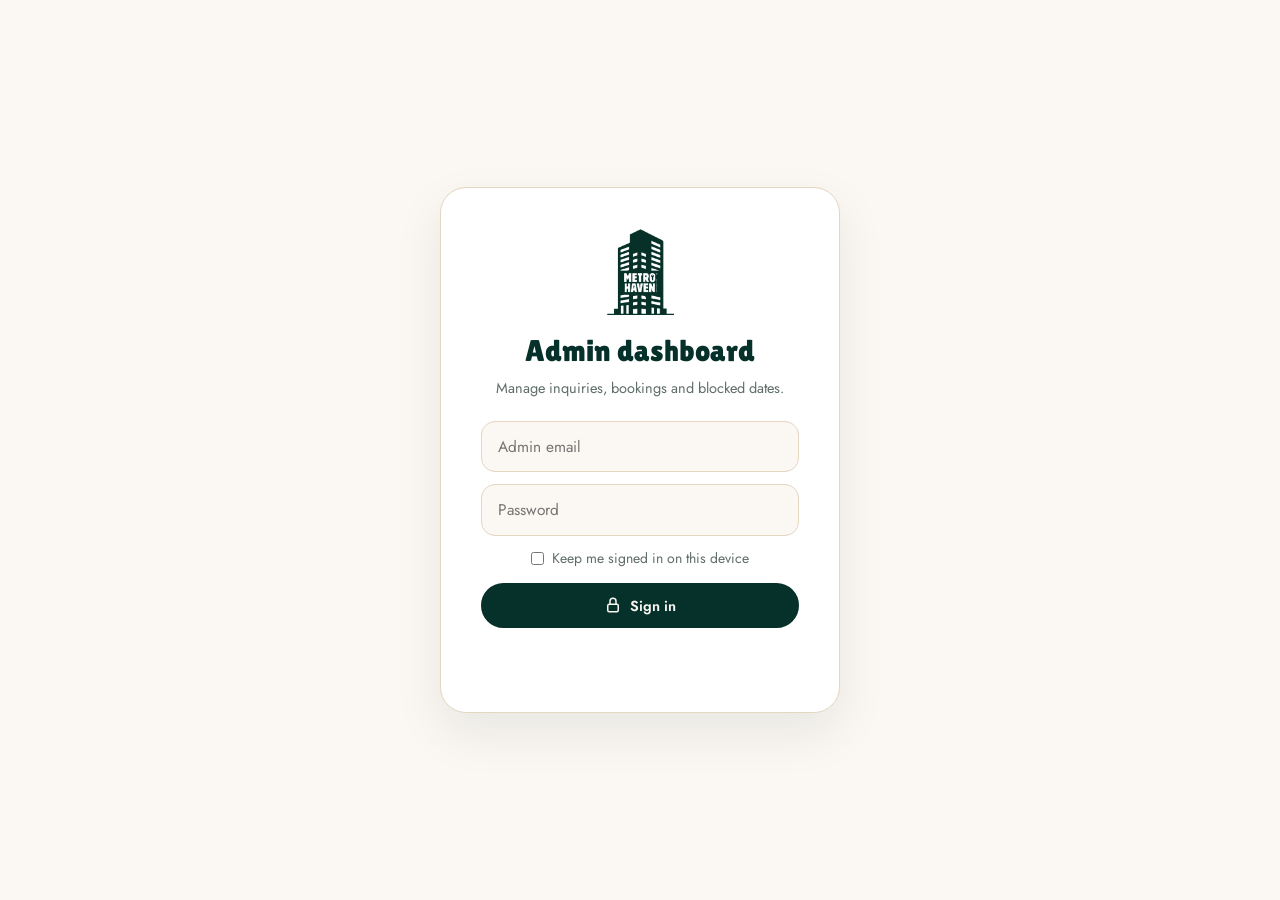
<file: admin/index.html>
<!doctype html>
<html lang="en">
<head>
<meta charset="utf-8">
<meta name="viewport" content="width=device-width, initial-scale=1">
<title>Admin — Metro Haven</title>
<link rel="icon" type="image/png" sizes="32x32" href="../img/favicon-32.png">
<link rel="icon" type="image/png" sizes="48x48" href="../img/favicon-48.png">
<link rel="apple-touch-icon" href="../img/apple-touch-icon.png">
<meta name="theme-color" content="#06302a">
<link href="https://fonts.googleapis.com/css2?family=Lilita+One&family=Jost:wght@400;500;600;700&display=swap" rel="stylesheet">
<style>
:root{--green:#06302a;--green2:#0d4238;--cream:#fbf7f2;--beige:#efe6da;--sand:#e4d6c3;--gold:#c9a675;--gold-dk:#a8834f;--ink:#1d2b27;--muted:#5f6d68;
  --ok:#1f7a50;--okbg:#dcefe5;--warn:#a8834f;--warnbg:#f6ead6;--bad:#9a3b2b;--badbg:#f6e1dc;--grey:#6b7772;--greybg:#ebe7e0}
*{box-sizing:border-box;margin:0;padding:0}
[hidden]{display:none!important}
body{font-family:'Jost',sans-serif;background:var(--cream);color:var(--ink);font-size:15.5px;line-height:1.5}
button,input,select,textarea{font:inherit;color:inherit}
a{color:inherit}
.wrap{max-width:1240px;margin:0 auto;padding:0 28px}
.btn{display:inline-flex;align-items:center;justify-content:center;gap:8px;padding:10px 18px;border-radius:999px;font-weight:600;font-size:14.5px;border:2px solid var(--green);cursor:pointer;text-decoration:none;background:transparent;color:var(--green);white-space:nowrap}
.btn-dark{background:var(--green);color:var(--cream)}
.btn-gold{background:var(--gold);border-color:var(--gold);color:var(--green)}
.btn-ok{background:var(--ok);border-color:var(--ok);color:#fff}
.btn-bad{border-color:var(--bad);color:var(--bad)}
.btn-sm{padding:7px 14px;font-size:13.5px}
.btn:disabled{opacity:.5;cursor:not-allowed}
.i{width:18px;height:18px;fill:none;stroke:currentColor;stroke-width:2;stroke-linecap:round;stroke-linejoin:round;flex:none}

/* login */
.login{min-height:100vh;display:grid;place-items:center;padding:20px}
.lcard{background:#fff;border:1px solid var(--sand);border-radius:26px;padding:40px;max-width:400px;width:100%;text-align:center;box-shadow:0 20px 50px rgba(6,48,42,.08)}
.lcard img{height:90px;margin:0 auto 10px;display:block}
.lcard h1{font-family:'Lilita One';font-weight:400;color:var(--green);font-size:30px}
.lcard p{color:var(--muted);font-size:14.5px;margin:4px 0 22px}
.lcard input[type=email],.lcard input[type=password]{width:100%;padding:13px 16px;border:1px solid var(--sand);background:var(--cream);border-radius:14px;margin-bottom:12px}
.lcard .btn{width:100%}
.err{color:var(--bad);font-size:14px;min-height:1.2em;margin-top:10px}
.setup{background:var(--warnbg);border-radius:14px;padding:14px;font-size:14px;color:var(--ink);text-align:left;margin-bottom:16px}

/* top bar */
header{background:var(--green);color:var(--cream)}
header .wrap{display:flex;align-items:center;justify-content:space-between;height:70px;gap:16px}
.brand{display:flex;align-items:center;gap:10px;text-decoration:none}
.brand img{height:44px}
.brand b{font-family:'Lilita One';font-weight:400;font-size:21px;letter-spacing:.5px}
.brand span{background:var(--gold);color:var(--green);font-size:11px;font-weight:700;letter-spacing:2px;padding:3px 8px;border-radius:6px;margin-left:4px}
.hact{display:flex;gap:8px}
header .btn{border-color:rgba(255,255,255,.35);color:var(--cream)}

/* stats */
.stats{display:grid;grid-template-columns:repeat(4,1fr);gap:14px;margin:26px 0 18px}
.st{background:#fff;border:1px solid var(--sand);border-radius:18px;padding:18px 20px}
.st small{display:block;font-size:12px;letter-spacing:1.8px;text-transform:uppercase;color:var(--muted);font-weight:600}
.st b{font-family:'Lilita One';font-weight:400;font-size:34px;color:var(--green);line-height:1.2}
.st.hl{background:var(--green);border-color:var(--green)}.st.hl small{color:#b9c8c1}.st.hl b{color:var(--gold)}

/* tabs */
.tabs{display:flex;gap:6px;border-bottom:1px solid var(--sand);margin-bottom:22px;overflow-x:auto}
.tab{border:0;background:none;padding:12px 16px;font-weight:600;color:var(--muted);cursor:pointer;border-bottom:3px solid transparent;white-space:nowrap}
.tab[aria-selected="true"]{color:var(--green);border-color:var(--gold)}
.tab .n{background:var(--gold);color:var(--green);font-size:12px;padding:1px 7px;border-radius:999px;margin-left:6px}
.panel[hidden]{display:none}
.toolbar{display:flex;gap:10px;flex-wrap:wrap;align-items:center;margin-bottom:16px}
.toolbar input,.toolbar select{padding:9px 14px;border:1px solid var(--sand);border-radius:12px;background:#fff}
.toolbar .sp{flex:1}
.empty{background:#fff;border:1px dashed var(--sand);border-radius:18px;padding:40px;text-align:center;color:var(--muted)}

/* booking cards */
.list{display:grid;gap:12px}
.bk{background:#fff;border:1px solid var(--sand);border-radius:18px;padding:18px 20px;display:grid;grid-template-columns:1.3fr 1fr auto;gap:18px;align-items:center}
.bk h4{font-size:17px;color:var(--green)}
.bk .sub{color:var(--muted);font-size:14px}
.bk .when b{color:var(--green)}
.bk .acts{display:flex;gap:8px;flex-wrap:wrap;justify-content:flex-end}
.contact{display:flex;gap:6px;flex-wrap:wrap;margin-top:6px}
.contact a{display:inline-flex;align-items:center;gap:5px;font-size:13px;text-decoration:none;background:var(--beige);padding:4px 10px;border-radius:999px;color:var(--green)}
.contact .i{width:14px;height:14px}
.msgq{grid-column:1/-1;background:var(--cream);border-radius:12px;padding:10px 14px;font-size:14px;color:var(--ink)}
.warnline{grid-column:1/-1;background:var(--badbg);color:var(--bad);border-radius:12px;padding:8px 14px;font-size:14px;font-weight:500}
.pill{display:inline-block;font-size:11.5px;font-weight:700;letter-spacing:1.2px;text-transform:uppercase;padding:3px 10px;border-radius:999px}
.p-pending{background:var(--warnbg);color:var(--warn)}.p-confirmed{background:var(--okbg);color:var(--ok)}
.p-declined,.p-cancelled{background:var(--badbg);color:var(--bad)}.p-blocked{background:var(--greybg);color:var(--grey)}
.paid{font-size:12px;font-weight:600;color:var(--ok)}.unpaid{font-size:12px;font-weight:600;color:var(--bad)}

/* table */
.tbl{background:#fff;border:1px solid var(--sand);border-radius:18px;overflow:auto}
table{width:100%;border-collapse:collapse;font-size:14.5px}
th{text-align:left;font-size:12px;letter-spacing:1.5px;text-transform:uppercase;color:var(--muted);padding:12px 14px;background:var(--cream);border-bottom:1px solid var(--sand);white-space:nowrap}
td{padding:12px 14px;border-bottom:1px solid var(--beige);white-space:nowrap}
tr:last-child td{border-bottom:0}
tbody tr{cursor:pointer}tbody tr:hover{background:var(--cream)}

/* admin calendar */
.calhead{display:flex;align-items:center;gap:12px;flex-wrap:wrap;margin-bottom:14px}
.calhead h3{font-family:'Lilita One';font-weight:400;font-size:28px;color:var(--green);min-width:220px;text-align:center}
.nav{width:38px;height:38px;border-radius:50%;border:1px solid var(--sand);background:#fff;cursor:pointer;font-size:18px;color:var(--green)}
.seg{display:flex;background:#fff;border:1px solid var(--sand);border-radius:999px;padding:3px}
.seg button{border:0;background:none;padding:7px 14px;border-radius:999px;font-weight:600;color:var(--muted);cursor:pointer}
.seg button[aria-pressed="true"]{background:var(--green);color:var(--cream)}
.cal{background:#fff;border:1px solid var(--sand);border-radius:18px;overflow:hidden}
.cal table{table-layout:fixed}
.cal th{text-align:center}
.cal td{height:92px;vertical-align:top;padding:6px;border-right:1px solid var(--beige);white-space:normal;cursor:pointer;position:relative}
.cal td:last-child{border-right:0}
.cal td.out{background:#faf8f4;cursor:default}
.cal td.past{opacity:.5}
.cal td.sel{outline:3px solid var(--gold);outline-offset:-3px}
.cal td.insel{background:#f7f0e3}
.dn{font-size:13px;font-weight:600;color:var(--muted)}
.ev{display:block;font-size:11.5px;font-weight:600;border-radius:6px;padding:2px 6px;margin-top:3px;overflow:hidden;text-overflow:ellipsis;white-space:nowrap}
.ev.confirmed{background:var(--okbg);color:var(--ok)}
.ev.blocked{background:var(--greybg);color:var(--grey)}
.ev.pending{background:var(--warnbg);color:var(--warn)}
.calbar{display:flex;gap:10px;align-items:center;flex-wrap:wrap;margin-top:14px;background:#fff;border:1px solid var(--sand);border-radius:16px;padding:14px 16px}
.calbar .sp{flex:1}
.legend{display:flex;gap:14px;font-size:13px;color:var(--muted);margin-top:10px;flex-wrap:wrap}
.legend span{display:inline-flex;align-items:center;gap:6px}
.legend i{width:14px;height:14px;border-radius:4px;display:inline-block}

/* modal */
.modal{position:fixed;inset:0;background:rgba(6,20,17,.55);z-index:50;display:flex;align-items:flex-start;justify-content:center;padding:40px 16px;overflow:auto}
.modal[hidden]{display:none}
.mcard{background:#fff;border-radius:22px;max-width:560px;width:100%;padding:28px;position:relative}
.mcard h3{font-family:'Lilita One';font-weight:400;font-size:26px;color:var(--green);margin-bottom:4px}
.mx{position:absolute;top:12px;right:16px;border:0;background:none;font-size:28px;cursor:pointer;color:var(--green)}
.grid2{display:grid;grid-template-columns:1fr 1fr;gap:12px}
.fl{display:block;font-size:12px;letter-spacing:1.5px;text-transform:uppercase;color:var(--muted);font-weight:600;margin-top:12px}
.fl input,.fl select,.fl textarea{display:block;width:100%;margin-top:5px;padding:10px 12px;border:1px solid var(--sand);border-radius:12px;background:var(--cream);text-transform:none;letter-spacing:0;font-weight:400;color:var(--ink)}
.mfoot{display:flex;gap:10px;justify-content:flex-end;margin-top:20px;flex-wrap:wrap}
.meta{font-size:13px;color:var(--muted);margin-bottom:6px}

.toast{position:fixed;bottom:22px;left:50%;transform:translateX(-50%);background:var(--green);color:var(--cream);padding:12px 22px;border-radius:999px;font-weight:500;z-index:80;box-shadow:0 10px 30px rgba(0,0,0,.2)}
.toast.bad{background:var(--bad)}
.toast[hidden]{display:none}
.loading{opacity:.6;pointer-events:none}

@media (max-width:860px){
  .stats{grid-template-columns:1fr 1fr}
  .bk{grid-template-columns:1fr}
  .bk .acts{justify-content:flex-start}
  .cal td{height:70px;padding:4px}
  .ev{font-size:10px;padding:1px 4px}
  .hact .hide-m{display:none}
}
@media (max-width:520px){
  .wrap{padding:0 14px}
  .grid2{grid-template-columns:1fr}
  .brand img{height:36px}.brand b{font-size:17px}
}
.teamgrid{display:grid;grid-template-columns:1.2fr 1fr 1fr;gap:16px;align-items:start}
.tcard{background:#fff;border:1px solid var(--sand);border-radius:18px;padding:22px}
.tcard h3{font-family:'Lilita One';font-weight:400;color:var(--green);font-size:22px}
.alist{margin-top:12px;display:grid;gap:8px}
.arow{display:flex;justify-content:space-between;align-items:center;gap:10px;padding:10px 12px;border:1px solid var(--beige);border-radius:12px}
@media (max-width:860px){.teamgrid{grid-template-columns:1fr}}
</style>
<meta name="robots" content="noindex, nofollow">
<script>(function(){var p=location.pathname,n=p.replace(/\/index\.html$/,"/").replace(/\.html$/,"");if(n!==p)history.replaceState(null,"",n+location.search+location.hash)})();</script>
</head>
<body>
<svg width="0" height="0" style="position:absolute" aria-hidden="true">
  <symbol id="i-phone" viewBox="0 0 24 24"><path d="M5 4h4l2 5-2.5 1.5a11 11 0 0 0 5 5L15 13l5 2v4a2 2 0 0 1-2 2A16 16 0 0 1 3 6a2 2 0 0 1 2-2z"/></symbol>
  <symbol id="i-sms" viewBox="0 0 24 24"><path d="M21 12a8 8 0 0 1-11.6 7.1L4 20.5l1.4-5A8 8 0 1 1 21 12z"/></symbol>
  <symbol id="i-mail" viewBox="0 0 24 24"><rect x="3" y="5" width="18" height="14" rx="2"/><path d="M3 7l9 6 9-6"/></symbol>
  <symbol id="i-refresh" viewBox="0 0 24 24"><path d="M20 11a8 8 0 0 0-14.6-4.5M4 4v4h4M4 13a8 8 0 0 0 14.6 4.5M20 20v-4h-4"/></symbol>
  <symbol id="i-plus" viewBox="0 0 24 24"><path d="M12 5v14M5 12h14"/></symbol>
  <symbol id="i-lock" viewBox="0 0 24 24"><rect x="5" y="11" width="14" height="10" rx="2"/><path d="M8 11V7a4 4 0 0 1 8 0v4"/></symbol>
</svg>

<!-- LOGIN -->
<section class="login" id="loginView">
  <div class="lcard">
    <img src="../img/logo_dark.png" alt="Metro Haven">
    <h1>Admin dashboard</h1>
    <p>Manage inquiries, bookings and blocked dates.</p>
    <div class="setup" id="setupNote" hidden><b>Setup needed:</b> the booking backend isn't connected yet. Add your Supabase URL and publishable key in <code>js/config.js</code>.</div>
    <form id="loginForm">
      <input type="email" id="em" placeholder="Admin email" autocomplete="username" required>
      <input type="password" id="pw" placeholder="Password" autocomplete="current-password" required>
      <label style="display:flex;gap:8px;align-items:center;justify-content:center;font-size:14px;color:var(--muted);margin-bottom:14px"><input type="checkbox" id="remember" style="width:auto;margin:0"> Keep me signed in on this device</label>
      <button class="btn btn-dark" type="submit"><svg class="i"><use href="#i-lock"/></svg>Sign in</button>
    </form>
    <p class="err" id="loginErr"></p>
  </div>
</section>

<!-- APP -->
<div id="appView" hidden>
  <header>
    <div class="wrap">
      <a class="brand" href="/" target="_blank"><img src="../img/logo_light.png" alt="Metro Haven logo"><b>METRO HAVEN</b><span>ADMIN</span></a>
      <div class="hact">
        <button class="btn btn-sm" id="refreshBtn"><svg class="i"><use href="#i-refresh"/></svg><span class="hide-m">Refresh</span></button>
        <a class="btn btn-sm hide-m" href="/calendar" target="_blank">View calendar</a>
        <button class="btn btn-sm" id="logoutBtn">Sign out</button>
      </div>
    </div>
  </header>

  <main class="wrap" id="main">
    <div class="stats">
      <div class="st hl"><small>Pending inquiries</small><b id="sPending">0</b></div>
      <div class="st"><small>Check-ins next 7 days</small><b id="sSoon">0</b></div>
      <div class="st"><small>Confirmed this month</small><b id="sMonth">0</b></div>
      <div class="st"><small>Revenue this month</small><b id="sRev">₱0</b></div>
    </div>

    <div class="tabs" role="tablist">
      <button class="tab" role="tab" data-t="inq" aria-selected="true">Inquiries<span class="n" id="tPending">0</span></button>
      <button class="tab" role="tab" data-t="up" aria-selected="false">Upcoming</button>
      <button class="tab" role="tab" data-t="cal" aria-selected="false">Calendar & blocking</button>
      <button class="tab" role="tab" data-t="all" aria-selected="false">All records</button>
      <button class="tab" role="tab" data-t="team" aria-selected="false">Admins</button>
    </div>

    <section class="panel" id="p-inq"><div class="list" id="inqList"></div></section>

    <section class="panel" id="p-up" hidden>
      <div class="toolbar"><span class="sp"></span><button class="btn btn-dark btn-sm" data-new="confirmed"><svg class="i"><use href="#i-plus"/></svg>Add booking</button></div>
      <div class="list" id="upList"></div>
    </section>

    <section class="panel" id="p-cal" hidden>
      <div class="calhead">
        <div class="seg" id="calSuite"></div>
        <span style="flex:1"></span>
        <button class="nav" id="cPrev" aria-label="Previous month">‹</button><h3 id="cTitle"></h3><button class="nav" id="cNext" aria-label="Next month">›</button>
      </div>
      <div class="cal"><table><thead><tr><th>Sun</th><th>Mon</th><th>Tue</th><th>Wed</th><th>Thu</th><th>Fri</th><th>Sat</th></tr></thead><tbody id="cBody"></tbody></table></div>
      <div class="calbar">
        <span id="selInfo">Click a start date, then an end date (the check-out day) to select nights.</span>
        <span class="sp"></span>
        <button class="btn btn-sm" id="selClear" disabled>Clear</button>
        <button class="btn btn-sm" id="selBook" disabled>Add booking</button>
        <button class="btn btn-dark btn-sm" id="selBlock" disabled>Block dates</button>
      </div>
      <div class="legend"><span><i style="background:var(--okbg)"></i>Confirmed</span><span><i style="background:var(--greybg)"></i>Blocked</span><span><i style="background:var(--warnbg)"></i>Pending inquiry</span><span>Click a booking to edit it.</span></div>
    </section>

    <section class="panel" id="p-team" hidden>
      <div class="teamgrid">
        <div class="tcard">
          <h3>Admin accounts</h3>
          <p class="sub">Everyone here can sign in to this dashboard.</p>
          <div id="adminList" class="alist"></div>
        </div>
        <div class="tcard">
          <h3>Add an admin</h3>
          <form id="addAdmin" autocomplete="off">
            <label class="fl">Email<input type="email" name="email" required autocomplete="off"></label>
            <label class="fl">Password<input type="password" name="pw" required minlength="10" autocomplete="new-password" placeholder="At least 10 characters"></label>
            <label class="fl">Confirm password<input type="password" name="pw2" required autocomplete="new-password"></label>
            <p class="err" id="addErr"></p>
            <button class="btn btn-dark" type="submit" style="width:100%">Create admin account</button>
            <p class="sub" style="margin-top:8px">Share the password with them privately. They can change it after signing in.</p>
          </form>
        </div>
        <div class="tcard">
          <h3>Change my password</h3>
          <form id="myPw" autocomplete="off">
            <label class="fl">New password<input type="password" name="pw" required minlength="10" autocomplete="new-password"></label>
            <label class="fl">Confirm new password<input type="password" name="pw2" required autocomplete="new-password"></label>
            <p class="err" id="pwErr"></p>
            <button class="btn btn-dark" type="submit" style="width:100%">Update password</button>
          </form>
        </div>
      </div>
    </section>
    <section class="panel" id="p-all" hidden>
      <div class="toolbar">
        <input type="search" id="q" placeholder="Search name, phone, reference…">
        <select id="fStatus"><option value="">All statuses</option><option>pending</option><option>confirmed</option><option>blocked</option><option>declined</option><option>cancelled</option></select>
        <select id="fSuite"><option value="">All suites</option></select>
        <span class="sp"></span>
        <button class="btn btn-sm" id="csvBtn">Export CSV</button>
      </div>
      <div class="tbl"><table><thead><tr><th>Ref</th><th>Status</th><th>Suite</th><th>Check-in</th><th>Nights</th><th>Guest</th><th>Contact</th><th>Amount</th><th>Paid</th><th>Source</th></tr></thead><tbody id="allBody"></tbody></table></div>
    </section>
    <div style="height:60px"></div>
  </main>
</div>

<!-- EDIT / CREATE MODAL -->
<div class="modal" id="emodal" hidden role="dialog" aria-modal="true">
  <div class="mcard">
    <button class="mx" id="eClose" aria-label="Close">×</button>
    <h3 id="eTitle">Edit booking</h3>
    <div class="meta" id="eMeta"></div>
    <form id="eForm">
      <div class="grid2">
        <label class="fl">Status<select name="status"><option>pending</option><option>confirmed</option><option>blocked</option><option>declined</option><option>cancelled</option></select></label>
        <label class="fl">Suite<select name="suite"></select></label>
        <label class="fl">Check-in<input type="date" name="checkin" required></label>
        <label class="fl">Check-out<input type="date" name="checkout" required></label>
        <label class="fl">Adults<input type="number" name="adults" min="0" max="20"></label>
        <label class="fl">Children / infants<input name="kids" placeholder="0 / 0"></label>
        <label class="fl">Guest name<input name="name"></label>
        <label class="fl">Mobile<input name="phone"></label>
        <label class="fl">Email<input name="email" type="email"></label>
        <label class="fl">Source<select name="source"><option>website</option><option>admin</option><option>airbnb</option><option>facebook</option><option>walk-in</option></select></label>
        <label class="fl">Amount (₱)<input name="amount" inputmode="decimal" placeholder="e.g. 5997"></label>
        <label class="fl">Paid<select name="paid"><option value="no">Not yet</option><option value="yes">Yes</option></select></label>
      </div>
      <label class="fl">Guest message<textarea name="message" rows="2" readonly></textarea></label>
      <label class="fl">Internal notes<textarea name="notes" rows="2" placeholder="Only visible to admins"></textarea></label>
      <p class="err" id="eErr"></p>
      <div class="mfoot">
        <button type="button" class="btn" id="eCancel">Close</button>
        <button type="submit" class="btn btn-dark" id="eSave">Save</button>
      </div>
    </form>
  </div>
</div>

<div class="toast" id="toast" hidden></div>

<script src="../js/config.js?v=7"></script>
<script>
const SUITES = { ebony:"Ebony Suite", cedar:"Cedar Suite", willow:"Willow Suite" };
const MAX = { ebony:4, cedar:6, willow:8 };
const BLOCKING = ["confirmed","blocked"];
const store = { get(k){ try{ return sessionStorage.getItem(k) || localStorage.getItem(k); }catch(e){ return null; } },
  set(k,v,persist){ try{ (persist?localStorage:sessionStorage).setItem(k,v); }catch(e){} },
  del(k){ try{ sessionStorage.removeItem(k); localStorage.removeItem(k); }catch(e){} } };
let ROWS = [];
const $ = s => document.querySelector(s);
const esc = s => String(s ?? "").replace(/[&<>"']/g, c => ({ "&":"&amp;","<":"&lt;",">":"&gt;",'"':"&quot;","'":"&#39;" }[c]));
const pad = n => String(n).padStart(2,"0");
const iso = d => `${d.getFullYear()}-${pad(d.getMonth()+1)}-${pad(d.getDate())}`;
const parse = s => { const [y,m,d] = String(s).slice(0,10).split("-").map(Number); return new Date(y,m-1,d); };
const fmt = s => s ? parse(s).toLocaleDateString("en-US",{ weekday:"short", month:"short", day:"numeric" }) : "—";
const peso = n => "₱" + (Number(n)||0).toLocaleString("en-PH");
const today = (() => { const t = new Date(); t.setHours(0,0,0,0); return t; })();
const pill = s => `<span class="pill p-${esc(s)}">${esc(s)}</span>`;
const guestsTxt = r => r.status === "blocked" ? "—" : `${r.adults||0} adult${r.adults==1?"":"s"}${+r.children?`, ${r.children} child${r.children==1?"":"ren"}`:""}${+r.infants?`, ${r.infants} infant${r.infants==1?"":"s"}`:""}`;

function toast(msg, bad){ const t = $("#toast"); t.textContent = msg; t.className = "toast" + (bad?" bad":""); t.hidden = false; clearTimeout(t._t); t._t = setTimeout(() => t.hidden = true, 3200); }

/* ---------- auth ---------- */
if(!mhApi.ready()) $("#setupNote").hidden = false;
$("#loginForm").onsubmit = async e => {
  e.preventDefault(); $("#loginErr").textContent = "";
  if(!mhApi.ready()){ $("#loginErr").textContent = "Backend not connected yet — see setup note above."; return; }
  const btn = e.target.querySelector("button"); btn.disabled = true;
  try{ await mhApi.signIn($("#em").value.trim(), $("#pw").value, $("#remember").checked); $("#pw").value = ""; start(); }
  catch(ex){ $("#loginErr").textContent = ex.message; }
  finally{ btn.disabled = false; }
};
$("#logoutBtn").onclick = async () => { await mhApi.signOut(); location.reload(); };

async function start(){
  $("#loginView").hidden = true; $("#appView").hidden = false;
  await load();
}
async function load(){
  $("#main").classList.add("loading");
  try{ ROWS = await mhApi.list(); renderAll(); }
  catch(ex){ if(/sign in/i.test(ex.message)){ location.reload(); return; } toast(ex.message, true); }
  finally{ $("#main").classList.remove("loading"); }
}
$("#refreshBtn").onclick = load;
async function update(id, fields, okMsg){
  try{ await mhApi.update(id, fields); toast(okMsg || "Saved"); await load(); return true; }
  catch(ex){ toast(ex.message, true); return false; }
}

/* ---------- helpers ---------- */
const overlapsConfirmed = r => ROWS.some(x => x.id !== r.id && x.suite === r.suite && BLOCKING.includes(x.status) && parse(x.checkin) < parse(r.checkout) && parse(x.checkout) > parse(r.checkin));
function contactLinks(r){
  const out = [];
  if(r.phone){ const p = String(r.phone).replace(/[^\d+]/g,""); out.push(`<a href="tel:${esc(p)}"><svg class="i"><use href="#i-phone"/></svg>${esc(r.phone)}</a>`, `<a href="sms:${esc(p)}"><svg class="i"><use href="#i-sms"/></svg>Text</a>`); }
  if(r.email) out.push(`<a href="mailto:${esc(r.email)}?subject=${encodeURIComponent("Your Metro Haven booking "+r.id)}"><svg class="i"><use href="#i-mail"/></svg>${esc(r.email)}</a>`);
  return out.length ? `<div class="contact">${out.join("")}</div>` : "";
}
function card(r, actions){
  const conflict = r.status === "pending" && overlapsConfirmed(r);
  return `<div class="bk" data-id="${esc(r.id)}">
    <div><h4>${esc(r.name || (r.status==="blocked" ? "Blocked dates" : "—"))} ${pill(r.status)}</h4>
      <div class="sub">${esc(r.id)} · ${esc(SUITES[r.suite]||r.suite)} · via ${esc(r.source||"—")}</div>${contactLinks(r)}</div>
    <div class="when"><b>${fmt(r.checkin)} → ${fmt(r.checkout)}</b><div class="sub">${r.nights} night${r.nights==1?"":"s"} · ${guestsTxt(r)}</div>
      <div class="sub">${r.amount?peso(r.amount):"No amount yet"} · <span class="${r.paid==="yes"?"paid":"unpaid"}">${r.paid==="yes"?"Paid":"Unpaid"}</span></div></div>
    <div class="acts">${actions}</div>
    ${r.message ? `<div class="msgq">“${esc(r.message)}”</div>` : ""}
    ${r.notes ? `<div class="msgq" style="background:var(--beige)"><b>Note:</b> ${esc(r.notes)}</div>` : ""}
    ${r.payment_submitted_at ? `<div class="msgq" style="background:var(--okbg)"><b>Payment submitted:</b> ${esc(({gcash:"GCash",bpi:"BPI",maribank:"MariBank"})[r.payment_method]||r.payment_method)} · ref ${esc(r.payment_ref)}${+r.pool_guests?` · pool ${r.pool_guests} guest${r.pool_guests==1?"":"s"} × ${r.pool_days} day${r.pool_days==1?"":"s"} (${peso(r.pool_guests*r.pool_days*150)})`:""} — verify, then “Mark paid”.</div>` : ""}
    ${r.status==="confirmed" && r.email && r.source==="website" ? `<div class="sub" style="grid-column:1/-1">${r.approval_email_sent_at?"✉ Approval email sent":"✉ Approval email not sent"}</div>` : ""}
    ${conflict ? `<div class="warnline">These dates overlap a confirmed booking or block — accepting is not possible unless you change the dates.</div>` : ""}
  </div>`;
}

/* ---------- render ---------- */
function renderAll(){ renderStats(); renderInq(); renderUp(); renderCal(); renderTable(); }
function renderStats(){
  const pend = ROWS.filter(r => r.status==="pending");
  const in7 = new Date(today); in7.setDate(in7.getDate()+7);
  const soon = ROWS.filter(r => r.status==="confirmed" && parse(r.checkin) >= today && parse(r.checkin) < in7);
  const m0 = new Date(today.getFullYear(), today.getMonth(), 1), m1 = new Date(today.getFullYear(), today.getMonth()+1, 1);
  const month = ROWS.filter(r => r.status==="confirmed" && parse(r.checkin) >= m0 && parse(r.checkin) < m1);
  $("#sPending").textContent = pend.length; $("#tPending").textContent = pend.length;
  $("#sSoon").textContent = soon.length; $("#sMonth").textContent = month.length;
  $("#sRev").textContent = peso(month.reduce((a,r) => a + (Number(r.amount)||0), 0));
}
function renderInq(){
  const rows = ROWS.filter(r => r.status==="pending").sort((a,b) => parse(a.checkin) - parse(b.checkin));
  $("#inqList").innerHTML = rows.length ? rows.map(r => card(r,
    `<button class="btn btn-ok btn-sm" data-act="accept" ${overlapsConfirmed(r)?"disabled":""}>Accept</button>
     <button class="btn btn-bad btn-sm" data-act="decline">Decline</button>
     <button class="btn btn-sm" data-act="edit">Edit</button>`)).join("")
   : `<div class="empty">No pending inquiries. New “Book Now” requests from the website will appear here.</div>`;
}
function renderUp(){
  const rows = ROWS.filter(r => BLOCKING.includes(r.status) && parse(r.checkout) >= today).sort((a,b) => parse(a.checkin) - parse(b.checkin));
  $("#upList").innerHTML = rows.length ? rows.map(r => card(r,
    `${r.status==="confirmed" && r.paid!=="yes" ? `<button class="btn btn-gold btn-sm" data-act="paid">Mark paid</button>` : ""}
     <button class="btn btn-sm" data-act="edit">Edit</button>
     <button class="btn btn-bad btn-sm" data-act="cancel">${r.status==="blocked"?"Unblock":"Cancel"}</button>`)).join("")
   : `<div class="empty">No upcoming bookings or blocked dates.</div>`;
}
function renderTable(){
  const q = $("#q").value.trim().toLowerCase(), fs = $("#fStatus").value, fsu = $("#fSuite").value;
  const rows = ROWS.filter(r => (!fs || r.status===fs) && (!fsu || r.suite===fsu) &&
    (!q || [r.id,r.name,r.phone,r.email,r.notes].join(" ").toLowerCase().includes(q)))
    .sort((a,b) => String(b.created).localeCompare(String(a.created)));
  $("#allBody").innerHTML = rows.map(r => `<tr data-id="${esc(r.id)}"><td>${esc(r.id)}</td><td>${pill(r.status)}</td><td>${esc(SUITES[r.suite]||r.suite)}</td>
    <td>${fmt(r.checkin)}</td><td>${r.nights}</td><td>${esc(r.name||"—")}</td><td>${esc(r.phone||r.email||"—")}</td>
    <td>${r.amount?peso(r.amount):"—"}</td><td>${r.paid==="yes"?"✓":"—"}</td><td>${esc(r.source||"")}</td></tr>`).join("")
    || `<tr><td colspan="10" style="text-align:center;color:var(--muted);padding:30px">No records</td></tr>`;
}
["#q","#fStatus","#fSuite"].forEach(s => $(s).addEventListener("input", renderTable));
$("#fSuite").innerHTML += Object.entries(SUITES).map(([k,v]) => `<option value="${k}">${v}</option>`).join("");
$("#allBody").onclick = e => { const tr = e.target.closest("tr[data-id]"); if(tr) openEdit(tr.dataset.id); };

/* card actions */
document.addEventListener("click", async e => {
  const b = e.target.closest("[data-act]"); if(!b) return;
  const id = b.closest("[data-id]").dataset.id, r = ROWS.find(x => x.id === id), act = b.dataset.act;
  if(act==="edit") return openEdit(id);
  if(act==="accept"){
    const amt = prompt(`Accept ${r.id} — ${SUITES[r.suite]}, ${fmt(r.checkin)} → ${fmt(r.checkout)}.\n\nTotal amount in ₱ (optional, you can add it later):`, r.amount || "");
    if(amt === null) return;
    b.disabled = true; await update(id, { status:"confirmed", amount: amt.replace(/[^\d.]/g,"") }, "Booking accepted — dates are now blocked on the calendar");
  }
  if(act==="decline"){ if(confirm(`Decline inquiry ${r.id} from ${r.name}?`)){ b.disabled = true; await update(id, { status:"declined" }, "Inquiry declined"); } }
  if(act==="paid"){ b.disabled = true; await update(id, { paid:"yes" }, "Marked as paid"); }
  if(act==="cancel"){ if(confirm(r.status==="blocked" ? "Unblock these dates?" : `Cancel booking ${r.id}? The dates will open up on the calendar.`)){ b.disabled = true; await update(id, { status:"cancelled" }, r.status==="blocked"?"Dates unblocked":"Booking cancelled"); } }
});

/* tabs */
document.querySelectorAll(".tab").forEach(t => t.onclick = () => {
  document.querySelectorAll(".tab").forEach(x => x.setAttribute("aria-selected", x===t));
  document.querySelectorAll(".panel").forEach(p => p.hidden = p.id !== "p-"+t.dataset.t);
});

/* ---------- admin calendar ---------- */
let cSuite = "ebony", cView = new Date(today.getFullYear(), today.getMonth(), 1), selA = null, selB = null;
$("#calSuite").innerHTML = Object.entries(SUITES).map(([k,v]) => `<button data-s="${k}" aria-pressed="${k===cSuite}">${v.replace(" Suite","")}</button>`).join("");
$("#calSuite").onclick = e => { const b = e.target.closest("button"); if(!b) return; cSuite = b.dataset.s; selA = selB = null;
  $("#calSuite").querySelectorAll("button").forEach(x => x.setAttribute("aria-pressed", x===b)); renderCal(); };
$("#cPrev").onclick = () => { cView.setMonth(cView.getMonth()-1); renderCal(); };
$("#cNext").onclick = () => { cView.setMonth(cView.getMonth()+1); renderCal(); };
function renderCal(){
  const y = cView.getFullYear(), m = cView.getMonth();
  $("#cTitle").textContent = cView.toLocaleDateString("en-US",{ month:"long", year:"numeric" });
  const rows = ROWS.filter(r => r.suite===cSuite && ["confirmed","blocked","pending"].includes(r.status));
  const first = new Date(y,m,1).getDay(), days = new Date(y,m+1,0).getDate();
  let h = "<tr>", c = 0;
  for(let i=0;i<first;i++,c++) h += `<td class="out"></td>`;
  for(let d=1; d<=days; d++, c++){
    if(c && c%7===0) h += "</tr><tr>";
    const dt = new Date(y,m,d), k = iso(dt);
    const evs = rows.filter(r => parse(r.checkin) <= dt && parse(r.checkout) > dt);
    const cls = [dt < today ? "past" : "", selA && iso(selA)===k ? "sel" : "", selB && iso(selB)===k ? "sel" : "",
      selA && selB && dt > selA && dt < selB ? "insel" : ""].join(" ");
    h += `<td class="${cls}" data-k="${k}"><div class="dn">${d}</div>${evs.map(r => `<span class="ev ${r.status}" data-eid="${esc(r.id)}" title="${esc(r.id)}">${r.status==="blocked"?"Blocked":esc(r.name||r.id)}</span>`).join("")}</td>`;
  }
  while(c%7){ h += `<td class="out"></td>`; c++; }
  $("#cBody").innerHTML = h + "</tr>";
  const n = selA && selB ? Math.round((selB-selA)/864e5) : 0;
  $("#selInfo").textContent = !selA ? "Click a start date, then the end date (check-out day) to select nights." :
    !selB ? `Start: ${fmt(iso(selA))} — now click the check-out day.` : `${SUITES[cSuite]}: ${fmt(iso(selA))} → ${fmt(iso(selB))} · ${n} night${n==1?"":"s"}`;
  $("#selClear").disabled = !selA; $("#selBook").disabled = $("#selBlock").disabled = !(selA && selB);
}
$("#cBody").onclick = e => {
  const ev = e.target.closest("[data-eid]"); if(ev) return openEdit(ev.dataset.eid);
  const td = e.target.closest("td[data-k]"); if(!td) return;
  const d = parse(td.dataset.k);
  if(!selA || selB || d <= selA){ selA = d; selB = null; } else selB = d;
  renderCal();
};
$("#selClear").onclick = () => { selA = selB = null; renderCal(); };
$("#selBlock").onclick = async () => {
  const note = prompt(`Block ${SUITES[cSuite]} from ${fmt(iso(selA))} to ${fmt(iso(selB))}?\n\nReason (optional, e.g. "Airbnb booking", "maintenance"):`, "");
  if(note === null) return;
  try{ await mhApi.create({ suite:cSuite, checkin:iso(selA), checkout:iso(selB), status:"blocked", adults:0, notes:note, source:"admin" });
    toast("Dates blocked"); selA = selB = null; await load(); }
  catch(ex){ toast(ex.message, true); }
};
$("#selBook").onclick = () => openNew("confirmed", { suite:cSuite, checkin:iso(selA), checkout:iso(selB) });
document.querySelectorAll("[data-new]").forEach(b => b.onclick = () => openNew(b.dataset.new, {}));

/* ---------- edit / create modal ---------- */
const em = $("#emodal"), ef = $("#eForm");
ef.suite.innerHTML = Object.entries(SUITES).map(([k,v]) => `<option value="${k}">${v}</option>`).join("");
let editing = null;
function fill(r){
  ["status","suite","checkin","checkout","adults","name","phone","email","amount","paid","notes","message"].forEach(k => ef[k].value = r[k] ?? "");
  ef.kids.value = `${r.children||0} / ${r.infants||0}`;
  ef.source.value = r.source || "admin";
}
function openEdit(id){
  const r = ROWS.find(x => x.id === id); if(!r) return;
  editing = id; $("#eTitle").textContent = "Edit booking";
  $("#eMeta").textContent = `${r.id} · created ${r.created ? new Date(r.created).toLocaleString() : "—"}`;
  fill(r); ef.message.closest("label").hidden = !r.message; $("#eErr").textContent = ""; em.hidden = false;
}
function openNew(status, pre){
  editing = null; $("#eTitle").textContent = status==="blocked" ? "Block dates" : "Add booking";
  $("#eMeta").textContent = "For bookings from Airbnb, Facebook, walk-ins, etc.";
  fill(Object.assign({ status, suite:"ebony", adults:2, children:0, infants:0, paid:"no", source:"admin" }, pre));
  ef.message.closest("label").hidden = true; $("#eErr").textContent = ""; em.hidden = false;
}
const closeE = () => em.hidden = true;
$("#eClose").onclick = closeE; $("#eCancel").onclick = closeE;
em.onclick = e => { if(e.target === em) closeE(); };
document.addEventListener("keydown", e => { if(e.key==="Escape" && !em.hidden) closeE(); });
ef.onsubmit = async e => {
  e.preventDefault();
  const [ch, inf] = ef.kids.value.split("/").map(x => parseInt(x,10) || 0);
  const f = { status:ef.status.value, suite:ef.suite.value, checkin:ef.checkin.value, checkout:ef.checkout.value,
    adults:ef.adults.value, children:ch, infants:inf, name:ef.name.value, phone:ef.phone.value, email:ef.email.value,
    amount:ef.amount.value.replace(/[^\d.]/g,""), paid:ef.paid.value, notes:ef.notes.value, source:ef.source.value };
  if(!f.checkin || !f.checkout || f.checkout <= f.checkin){ $("#eErr").textContent = "Check-out must be after check-in."; return; }
  if((+f.adults) + ch > MAX[f.suite] && f.status !== "blocked"){ $("#eErr").textContent = `${SUITES[f.suite]} fits up to ${MAX[f.suite]} guests.`; return; }
  $("#eSave").disabled = true;
  try{
    if(editing) await mhApi.update(editing, f);
    else await mhApi.create(f);
    closeE(); toast("Saved"); selA = selB = null; await load();
  }catch(ex){ $("#eErr").textContent = ex.message; }
  finally{ $("#eSave").disabled = false; }
};

/* ---------- admins (team) ---------- */
async function loadAdmins(){
  try{
    const list = await mhApi.admins(), me = (mhApi.me()||"").toLowerCase();
    $("#adminList").innerHTML = list.map(x => `<div class="arow"><div><b>${esc(x.email||"—")}</b>${(x.email||"").toLowerCase()===me?' <span class="pill p-confirmed">you</span>':''}<div class="sub">Added ${new Date(x.added_at).toLocaleDateString()}</div></div>${(x.email||"").toLowerCase()===me?'':`<button class="btn btn-bad btn-sm" data-rm="${esc(x.user_id)}" data-em="${esc(x.email)}">Remove</button>`}</div>`).join("");
  }catch(ex){ $("#adminList").textContent = ex.message; }
}
$("#adminList").onclick = async e => {
  const b = e.target.closest("[data-rm]"); if(!b) return;
  if(!confirm(`Remove ${b.dataset.em}? They will no longer be able to sign in.`)) return;
  b.disabled = true;
  try{ await mhApi.adminAction({ action:"remove", user_id:b.dataset.rm }); toast("Admin removed"); loadAdmins(); }
  catch(ex){ toast(ex.message, true); b.disabled = false; }
};
$("#addAdmin").onsubmit = async e => {
  e.preventDefault(); const f = e.target; $("#addErr").textContent = "";
  if(f.pw.value.length < 10){ $("#addErr").textContent = "Password must be at least 10 characters."; return; }
  if(f.pw.value !== f.pw2.value){ $("#addErr").textContent = "Passwords don't match."; return; }
  const btn = f.querySelector("button"); btn.disabled = true;
  try{ await mhApi.adminAction({ action:"create", email:f.email.value.trim(), password:f.pw.value }); toast("Admin account created"); f.reset(); loadAdmins(); }
  catch(ex){ $("#addErr").textContent = ex.message; }
  finally{ btn.disabled = false; }
};
$("#myPw").onsubmit = async e => {
  e.preventDefault(); const f = e.target; $("#pwErr").textContent = "";
  if(f.pw.value.length < 10){ $("#pwErr").textContent = "Password must be at least 10 characters."; return; }
  if(f.pw.value !== f.pw2.value){ $("#pwErr").textContent = "Passwords don't match."; return; }
  const btn = f.querySelector("button"); btn.disabled = true;
  try{ await mhApi.changePassword(f.pw.value); toast("Password updated"); f.reset(); }
  catch(ex){ $("#pwErr").textContent = ex.message; }
  finally{ btn.disabled = false; }
};
document.querySelector('.tab[data-t="team"]').addEventListener("click", loadAdmins);

/* CSV */
$("#csvBtn").onclick = () => {
  const cols = ["id","status","suite","checkin","checkout","nights","adults","children","infants","name","phone","email","amount","paid","source","notes","message","created"];
  const csv = [cols.join(",")].concat(ROWS.map(r => cols.map(c => `"${String(r[c]??"").replace(/"/g,'""')}"`).join(","))).join("\n");
  const a = document.createElement("a"); a.href = URL.createObjectURL(new Blob([csv],{type:"text/csv"})); a.download = `metro-haven-bookings-${iso(today)}.csv`; a.click();
};

mhApi.session().then(s => { if(s) start(); });
</script>
</body>
</html>
</file>
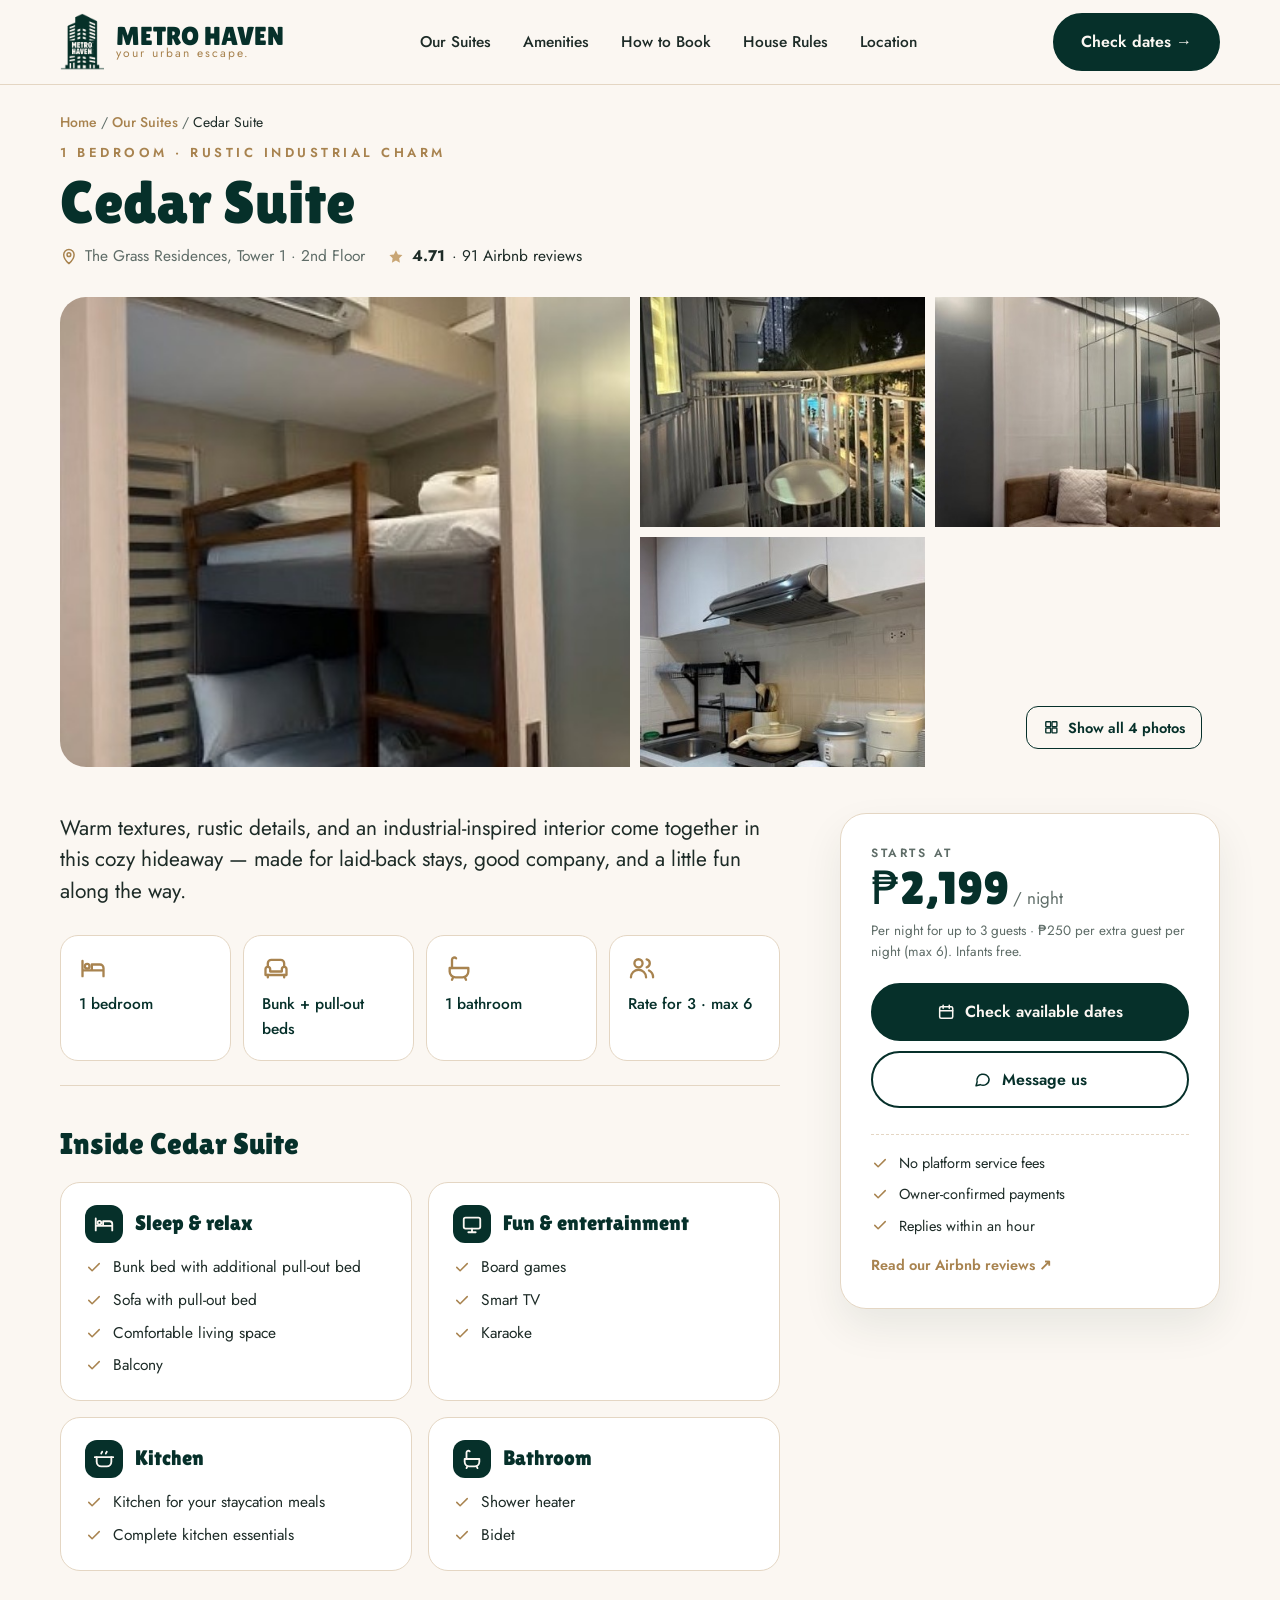
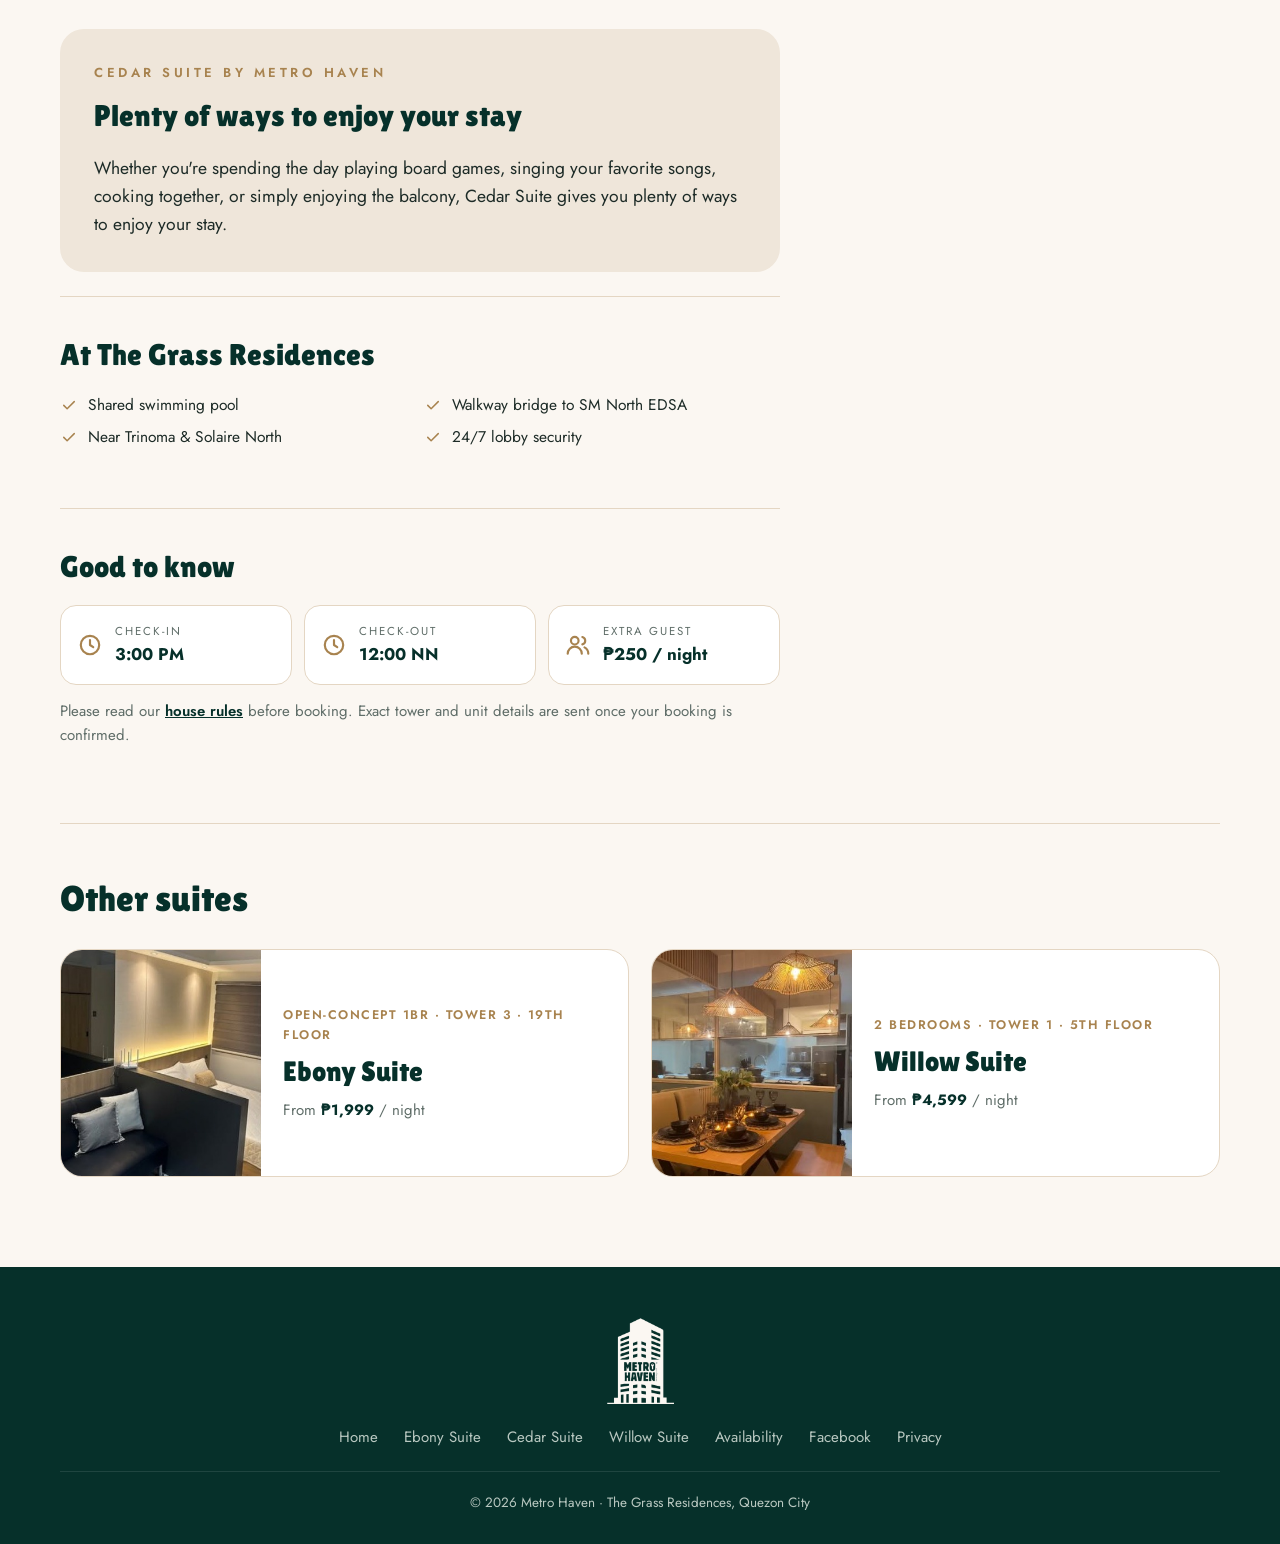
<file: cedar-suite.html>
<!doctype html>
<html lang="en">
<head>
<meta charset="utf-8">
<meta name="viewport" content="width=device-width, initial-scale=1">
<title>Cedar Suite – 1BR Staycation, Quezon City | Metro Haven</title>
<meta name="description" content="Cedar Suite: a cozy rustic-industrial 1BR with balcony, bunk beds and karaoke at Grass Residences, Quezon City. Sleeps up to 6. From ₱2,199/night.">
<link rel="canonical" href="https://metrohavensuites.site/cedar-suite">
<meta property="og:type" content="website">
<meta property="og:site_name" content="Metro Haven Suites">
<meta property="og:title" content="Cedar Suite – 1BR Staycation, Quezon City | Metro Haven">
<meta property="og:description" content="Cedar Suite: a cozy rustic-industrial 1BR with balcony, bunk beds and karaoke at Grass Residences, Quezon City. Sleeps up to 6. From ₱2,199/night.">
<meta property="og:url" content="https://metrohavensuites.site/cedar-suite">
<meta property="og:image" content="https://metrohavensuites.site/img/og-image.jpg">
<meta property="og:image:width" content="1200">
<meta property="og:image:height" content="630">
<meta property="og:locale" content="en_PH">
<meta name="twitter:card" content="summary_large_image">
<script type="application/ld+json">{"@context": "https://schema.org", "@type": "Apartment", "@id": "https://metrohavensuites.site/cedar-suite#suite", "name": "Cedar Suite", "description": "Warm textures, rustic details, and an industrial-inspired interior come together in this cozy hideaway — made for laid-back stays, good company, and a little fun along the way.", "url": "https://metrohavensuites.site/cedar-suite", "numberOfRooms": 1, "occupancy": {"@type": "QuantitativeValue", "minValue": 1, "maxValue": 6}, "image": ["https://metrohavensuites.site/img/cedar_02.jpg", "https://metrohavensuites.site/img/cedar_10.jpg", "https://metrohavensuites.site/img/cedar_11.jpg", "https://metrohavensuites.site/img/cedar_00.jpg"], "address": {"@type": "PostalAddress", "streetAddress": "The Grass Residences", "addressLocality": "Quezon City", "addressRegion": "Metro Manila", "addressCountry": "PH"}, "containedInPlace": {"@type": "LodgingBusiness", "@id": "https://metrohavensuites.site/#lodging", "name": "Metro Haven Suites", "url": "https://metrohavensuites.site/"}, "offers": {"@type": "Offer", "price": 2199, "priceCurrency": "PHP", "url": "https://metrohavensuites.site/calendar?suite=cedar", "description": "Per night for up to 3 guests; ₱250 per extra guest per night"}}</script>
<script type="application/ld+json">{"@context": "https://schema.org", "@type": "BreadcrumbList", "itemListElement": [{"@type": "ListItem", "position": 1, "name": "Home", "item": "https://metrohavensuites.site/"}, {"@type": "ListItem", "position": 2, "name": "Our Suites", "item": "https://metrohavensuites.site/#suites"}, {"@type": "ListItem", "position": 3, "name": "Cedar Suite", "item": "https://metrohavensuites.site/cedar-suite"}]}</script>
<script>(function(){var p=location.pathname,n=p.replace(/\/index\.html$/,"/").replace(/\.html$/,"");if(n!==p)history.replaceState(null,"",n+location.search+location.hash)})();</script>
<link rel="icon" type="image/png" sizes="32x32" href="img/favicon-32.png">
<link rel="icon" type="image/png" sizes="48x48" href="img/favicon-48.png">
<link rel="apple-touch-icon" href="img/apple-touch-icon.png">
<meta name="theme-color" content="#06302a">
<link href="https://fonts.googleapis.com/css2?family=Lilita+One&family=Jost:ital,wght@0,300;0,400;0,500;0,600;0,700;1,400&display=swap" rel="stylesheet">
<link rel="stylesheet" href="css/suite.css">
</head>
<body>
<svg width="0" height="0" style="position:absolute" aria-hidden="true">
  <symbol id="i-pin" viewBox="0 0 24 24"><path d="M12 21s-7-6.2-7-12a7 7 0 0 1 14 0c0 5.8-7 12-7 12z"/><circle cx="12" cy="9" r="2.5"/></symbol>
  <symbol id="i-bed" viewBox="0 0 24 24"><path d="M3 19V6M3 14h18v5M21 14v-2a3 3 0 0 0-3-3h-7v5"/><circle cx="7" cy="10.5" r="2"/></symbol>
  <symbol id="i-sofa" viewBox="0 0 24 24"><path d="M5 11V8a3 3 0 0 1 3-3h8a3 3 0 0 1 3 3v3"/><path d="M3 13a2 2 0 0 1 4 0v2h10v-2a2 2 0 0 1 4 0v5H3z"/><path d="M5 18v2M19 18v2"/></symbol>
  <symbol id="i-bath" viewBox="0 0 24 24"><path d="M4 12h16v3a5 5 0 0 1-5 5H9a5 5 0 0 1-5-5z"/><path d="M6 12V5a2 2 0 0 1 3.5-1.3M7 20l-1 2M17 20l1 2"/></symbol>
  <symbol id="i-users" viewBox="0 0 24 24"><circle cx="9" cy="8" r="3.5"/><path d="M2.5 20a6.5 6.5 0 0 1 13 0M16 4.6a3.5 3.5 0 0 1 0 6.8M18 14.2a6.5 6.5 0 0 1 3.5 5.8"/></symbol>
  <symbol id="i-star" viewBox="0 0 24 24"><path d="M12 3l2.7 5.6 6.1.9-4.4 4.3 1 6.1L12 17l-5.4 2.9 1-6.1-4.4-4.3 6.1-.9z"/></symbol>
  <symbol id="i-check" viewBox="0 0 24 24"><path d="M5 12.5l4.5 4.5L19 7.5"/></symbol>
  <symbol id="i-cal" viewBox="0 0 24 24"><rect x="3.5" y="5" width="17" height="15" rx="2"/><path d="M3.5 10h17M8 3v4M16 3v4"/></symbol>
  <symbol id="i-chat" viewBox="0 0 24 24"><path d="M21 12a8 8 0 0 1-11.6 7.1L4 20.5l1.4-5A8 8 0 1 1 21 12z"/></symbol>
  <symbol id="i-clock" viewBox="0 0 24 24"><circle cx="12" cy="12" r="8.5"/><path d="M12 7.5V12l3 2"/></symbol>
  <symbol id="i-grid" viewBox="0 0 24 24"><rect x="4" y="4" width="7" height="7" rx="1"/><rect x="13" y="4" width="7" height="7" rx="1"/><rect x="4" y="13" width="7" height="7" rx="1"/><rect x="13" y="13" width="7" height="7" rx="1"/></symbol>
  <symbol id="i-tv" viewBox="0 0 24 24"><rect x="3" y="5" width="18" height="12" rx="2"/><path d="M8 21h8M12 17v4"/></symbol>
  <symbol id="i-pot" viewBox="0 0 24 24"><path d="M4 10h16v5a5 5 0 0 1-5 5H9a5 5 0 0 1-5-5z"/><path d="M2 10h2M20 10h2M9 6c0-1 1-1 1-2M14 6c0-1 1-1 1-2"/></symbol>
  <symbol id="i-building" viewBox="0 0 24 24"><path d="M4 21V5l8-2v18M12 7l8 2v12M2 21h20M7 8h2M7 12h2M7 16h2M15 12h2M15 16h2"/></symbol>
  <symbol id="i-table" viewBox="0 0 24 24"><path d="M3 9h18M5 9v11M19 9v11M12 3v3M8 6h8"/></symbol>
  <symbol id="i-x" viewBox="0 0 24 24"><path d="M6 6l12 12M18 6L6 18"/></symbol>
  <symbol id="i-left" viewBox="0 0 24 24"><path d="M15 5l-7 7 7 7"/></symbol>
  <symbol id="i-right" viewBox="0 0 24 24"><path d="M9 5l7 7-7 7"/></symbol>
</svg>
<nav>
  <div class="wrap">
    <a class="brand" href="/"><img src="img/logo_dark.png" alt="Metro Haven"><span>METRO HAVEN<small>your urban escape.</small></span></a>
    <ul id="menu">
      <li><a href="/#suites">Our Suites</a></li>
      <li><a href="/#amenities">Amenities</a></li>
      <li><a href="/#book">How to Book</a></li>
      <li><a href="/#rules">House Rules</a></li>
      <li><a href="/#location">Location</a></li>
    </ul>
    <a class="btn btn-dark nav-cta" href="/calendar?suite=cedar">Check dates →</a>
    <button class="menu-btn" aria-label="Menu" onclick="document.getElementById('menu').classList.toggle('open')"><svg width="28" height="28" viewBox="0 0 24 24" fill="none" stroke="#06302a" stroke-width="2.2" stroke-linecap="round"><path d="M4 7h16M4 12h16M4 17h16"/></svg></button>
  </div>
</nav>

<main class="wrap">
  <div class="crumbs"><a href="/">Home</a> / <a href="/#suites">Our Suites</a> / <span>Cedar Suite</span></div>

  <header class="head">
    <div>
      <div class="eyebrow">1 Bedroom · Rustic industrial charm</div>
      <h1>Cedar Suite</h1>
      <div class="meta"><span><svg class="i" aria-hidden="true"><use href="#i-pin"/></svg>The Grass Residences, Tower 1 · 2nd Floor</span><a class="rating" href="https://www.airbnb.com/rooms/1250604774381847146" target="_blank" rel="noopener"><svg class="i fill" aria-hidden="true"><use href="#i-star"/></svg> <b>4.71</b> · 91 Airbnb reviews</a></div>
    </div>
  </header>

  <section class="gallery">
    <button class="g g-main" data-i="0"><img src="img/cedar_02.jpg" alt="Cedar Suite bedroom with wooden bunk bed and pull-out bed"></button><button class="g" data-i="1"><img src="img/cedar_10.jpg" alt="Cedar Suite balcony with side table overlooking the pool area" loading="lazy" decoding="async"></button><button class="g" data-i="2"><img src="img/cedar_11.jpg" alt="Cedar Suite tufted sofa bed with mirrored wall" loading="lazy" decoding="async"></button><button class="g" data-i="3"><img src="img/cedar_00.jpg" alt="Cedar Suite kitchen with induction cooktop, rice cooker and dishes" loading="lazy" decoding="async"></button>
    <button class="all" id="showAll"><svg class="i" aria-hidden="true"><use href="#i-grid"/></svg>Show all 4 photos</button>
  </section>

  <div class="layout">
    <div class="content">
      <p class="lead">Warm textures, rustic details, and an industrial-inspired interior come together in this cozy hideaway — made for laid-back stays, good company, and a little fun along the way.</p>
      <div class="stats"><div class="stat"><svg class="i" aria-hidden="true"><use href="#i-bed"/></svg><span>1 bedroom</span></div><div class="stat"><svg class="i" aria-hidden="true"><use href="#i-sofa"/></svg><span>Bunk + pull-out beds</span></div><div class="stat"><svg class="i" aria-hidden="true"><use href="#i-bath"/></svg><span>1 bathroom</span></div><div class="stat"><svg class="i" aria-hidden="true"><use href="#i-users"/></svg><span>Rate for 3 · max 6</span></div></div>

      <section class="block">
        <h2>Inside Cedar Suite</h2>
        <div class="groups"><div class="grp"><div class="gh"><svg class="i" aria-hidden="true"><use href="#i-bed"/></svg><h4>Sleep &amp; relax</h4></div><ul><li><svg class="i" aria-hidden="true"><use href="#i-check"/></svg>Bunk bed with additional pull-out bed</li><li><svg class="i" aria-hidden="true"><use href="#i-check"/></svg>Sofa with pull-out bed</li><li><svg class="i" aria-hidden="true"><use href="#i-check"/></svg>Comfortable living space</li><li><svg class="i" aria-hidden="true"><use href="#i-check"/></svg>Balcony</li></ul></div><div class="grp"><div class="gh"><svg class="i" aria-hidden="true"><use href="#i-tv"/></svg><h4>Fun &amp; entertainment</h4></div><ul><li><svg class="i" aria-hidden="true"><use href="#i-check"/></svg>Board games</li><li><svg class="i" aria-hidden="true"><use href="#i-check"/></svg>Smart TV</li><li><svg class="i" aria-hidden="true"><use href="#i-check"/></svg>Karaoke</li></ul></div><div class="grp"><div class="gh"><svg class="i" aria-hidden="true"><use href="#i-pot"/></svg><h4>Kitchen</h4></div><ul><li><svg class="i" aria-hidden="true"><use href="#i-check"/></svg>Kitchen for your staycation meals</li><li><svg class="i" aria-hidden="true"><use href="#i-check"/></svg>Complete kitchen essentials</li></ul></div><div class="grp"><div class="gh"><svg class="i" aria-hidden="true"><use href="#i-bath"/></svg><h4>Bathroom</h4></div><ul><li><svg class="i" aria-hidden="true"><use href="#i-check"/></svg>Shower heater</li><li><svg class="i" aria-hidden="true"><use href="#i-check"/></svg>Bidet</li></ul></div></div>
      </section>

      <section class="block closing">
        <div class="eyebrow">Cedar Suite by Metro Haven</div>
        <h2>Plenty of ways to enjoy your stay</h2>
        <p>Whether you&#x27;re spending the day playing board games, singing your favorite songs, cooking together, or simply enjoying the balcony, Cedar Suite gives you plenty of ways to enjoy your stay.</p>
      </section>

      <section class="block">
        <h2>At The Grass Residences</h2>
        <ul class="bl"><li><svg class="i" aria-hidden="true"><use href="#i-check"/></svg>Shared swimming pool</li><li><svg class="i" aria-hidden="true"><use href="#i-check"/></svg>Walkway bridge to SM North EDSA</li><li><svg class="i" aria-hidden="true"><use href="#i-check"/></svg>Near Trinoma &amp; Solaire North</li><li><svg class="i" aria-hidden="true"><use href="#i-check"/></svg>24/7 lobby security</li></ul>
      </section>

      <section class="block">
        <h2>Good to know</h2>
        <div class="know">
          <div><svg class="i" aria-hidden="true"><use href="#i-clock"/></svg><span><small>Check-in</small><b>3:00 PM</b></span></div>
          <div><svg class="i" aria-hidden="true"><use href="#i-clock"/></svg><span><small>Check-out</small><b>12:00 NN</b></span></div>
          <div><svg class="i" aria-hidden="true"><use href="#i-users"/></svg><span><small>Extra guest</small><b>₱250 / night</b></span></div>
        </div>
        <p class="small">Please read our <a href="/#rules">house rules</a> before booking. Exact tower and unit details are sent once your booking is confirmed.</p>
      </section>
    </div>

    <aside class="book">
      <div class="bcard">
        <div class="price"><small>Starts at</small><b>₱2,199</b><span>/ night</span></div>
        <p class="pnote">Per night for up to 3 guests · ₱250 per extra guest per night (max 6). Infants free.</p>
        <a class="btn btn-dark" href="/calendar?suite=cedar"><svg class="i" aria-hidden="true"><use href="#i-cal"/></svg>Check available dates</a>
        <a class="btn btn-ghost" href="https://m.me/61566400330651?text=Hi%20Metro%20Haven%21%20I%27m%20interested%20in%20the%20Cedar%20Suite." target="_blank" rel="noopener"><svg class="i" aria-hidden="true"><use href="#i-chat"/></svg>Message us</a>
        <ul class="perks"><li><svg class="i" aria-hidden="true"><use href="#i-check"/></svg>No platform service fees</li><li><svg class="i" aria-hidden="true"><use href="#i-check"/></svg>Owner-confirmed payments</li><li><svg class="i" aria-hidden="true"><use href="#i-check"/></svg>Replies within an hour</li></ul>
        <a class="link" href="https://www.airbnb.com/rooms/1250604774381847146" target="_blank" rel="noopener">Read our Airbnb reviews ↗</a>
      </div>
    </aside>
  </div>

  <section class="others">
    <h2>Other suites</h2>
    <div class="ogrid"><a class="oc" href="/ebony-suite"><img src="img/ebony_11.jpg" alt="Ebony Suite open-concept living and sleeping area" loading="lazy" decoding="async"><div><span class="ot">Open-concept 1BR · Tower 3 · 19th Floor</span><b>Ebony Suite</b><span class="op">From <strong>₱1,999</strong> / night</span></div></a><a class="oc" href="/willow-suite"><img src="img/willow_01.jpg" alt="Willow Suite dining table under rattan pendant lights" loading="lazy" decoding="async"><div><span class="ot">2 Bedrooms · Tower 1 · 5th Floor</span><b>Willow Suite</b><span class="op">From <strong>₱4,599</strong> / night</span></div></a></div>
  </section>
</main>

<div class="mbar"><div><b>₱2,199</b> <span>/ night</span><small>Starting rate</small></div><a class="btn btn-dark" href="/calendar?suite=cedar">Check dates</a></div>

<div class="lb" id="lb" hidden>
  <button class="lbx" id="lbClose" aria-label="Close"><svg class="i" aria-hidden="true"><use href="#i-x"/></svg></button>
  <button class="lbn lbp" id="lbPrev" aria-label="Previous photo"><svg class="i" aria-hidden="true"><use href="#i-left"/></svg></button>
  <img id="lbImg" alt="Suite photo">
  <button class="lbn lbnx" id="lbNext" aria-label="Next photo"><svg class="i" aria-hidden="true"><use href="#i-right"/></svg></button>
  <div class="lbc" id="lbCount"></div>
</div>

<footer>
  <div class="wrap">
    <img src="img/logo_light.png" alt="Metro Haven logo" loading="lazy">
    <div class="flinks"><a href="/">Home</a><a href="/ebony-suite">Ebony Suite</a><a href="/cedar-suite">Cedar Suite</a><a href="/willow-suite">Willow Suite</a><a href="/calendar">Availability</a><a href="https://www.facebook.com/profile.php?id=61566400330651" target="_blank" rel="noopener">Facebook</a><a href="/privacy">Privacy</a></div>
    <div class="fbot">© 2026 Metro Haven · The Grass Residences, Quezon City</div>
  </div>
</footer>

<script>
const PHOTOS = ["img/cedar_02.jpg", "img/cedar_10.jpg", "img/cedar_11.jpg", "img/cedar_00.jpg"];
let cur = 0;
const lb = document.getElementById("lb"), img = document.getElementById("lbImg"), cnt = document.getElementById("lbCount");
function show(i){ cur = (i + PHOTOS.length) % PHOTOS.length; img.src = PHOTOS[cur]; cnt.textContent = (cur+1) + " / " + PHOTOS.length; }
function open_(i){ show(i); lb.hidden = false; document.body.style.overflow = "hidden"; }
function close_(){ lb.hidden = true; document.body.style.overflow = ""; }
document.querySelectorAll(".g").forEach(b => b.onclick = () => open_(+b.dataset.i));
document.getElementById("showAll").onclick = () => open_(0);
document.getElementById("lbClose").onclick = close_;
document.getElementById("lbPrev").onclick = () => show(cur-1);
document.getElementById("lbNext").onclick = () => show(cur+1);
lb.onclick = e => { if(e.target === lb) close_(); };
document.addEventListener("keydown", e => { if(lb.hidden) return; if(e.key==="Escape") close_(); if(e.key==="ArrowLeft") show(cur-1); if(e.key==="ArrowRight") show(cur+1); });
</script>
</body>
</html>
</file>
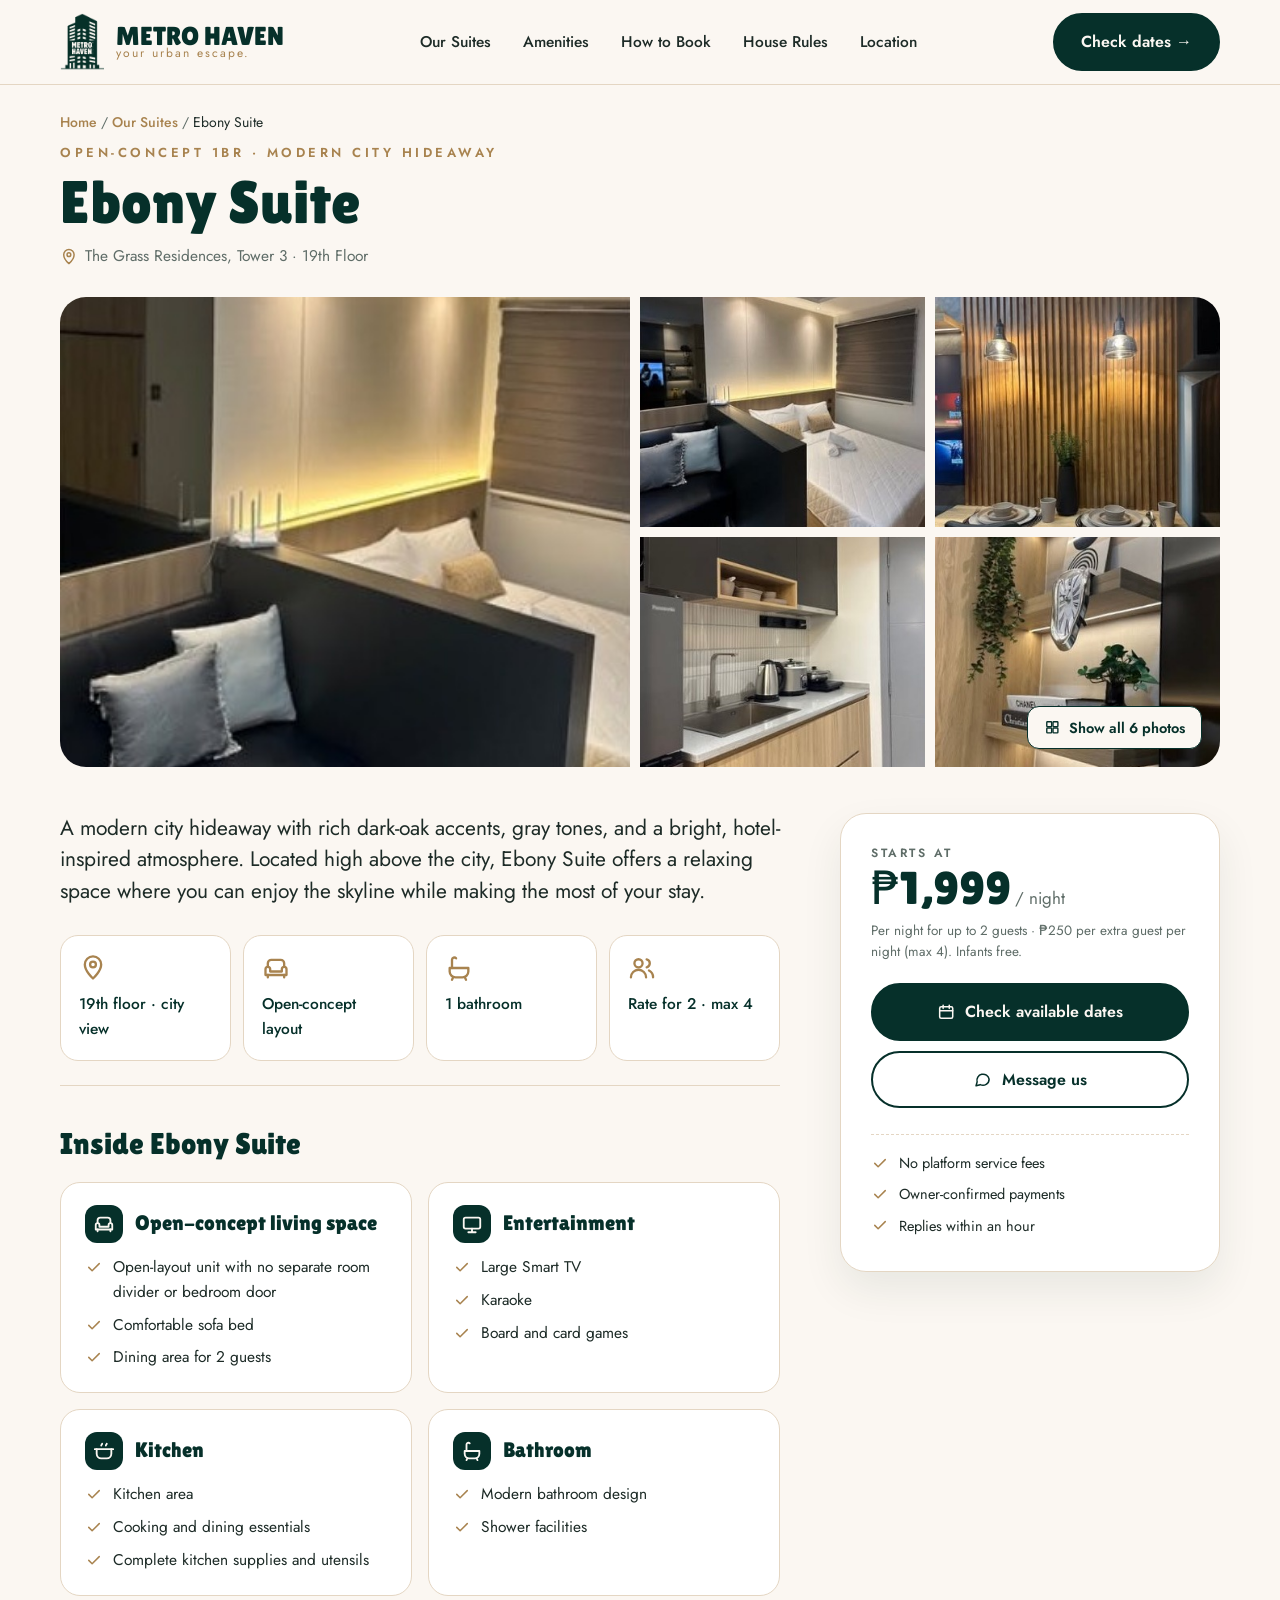
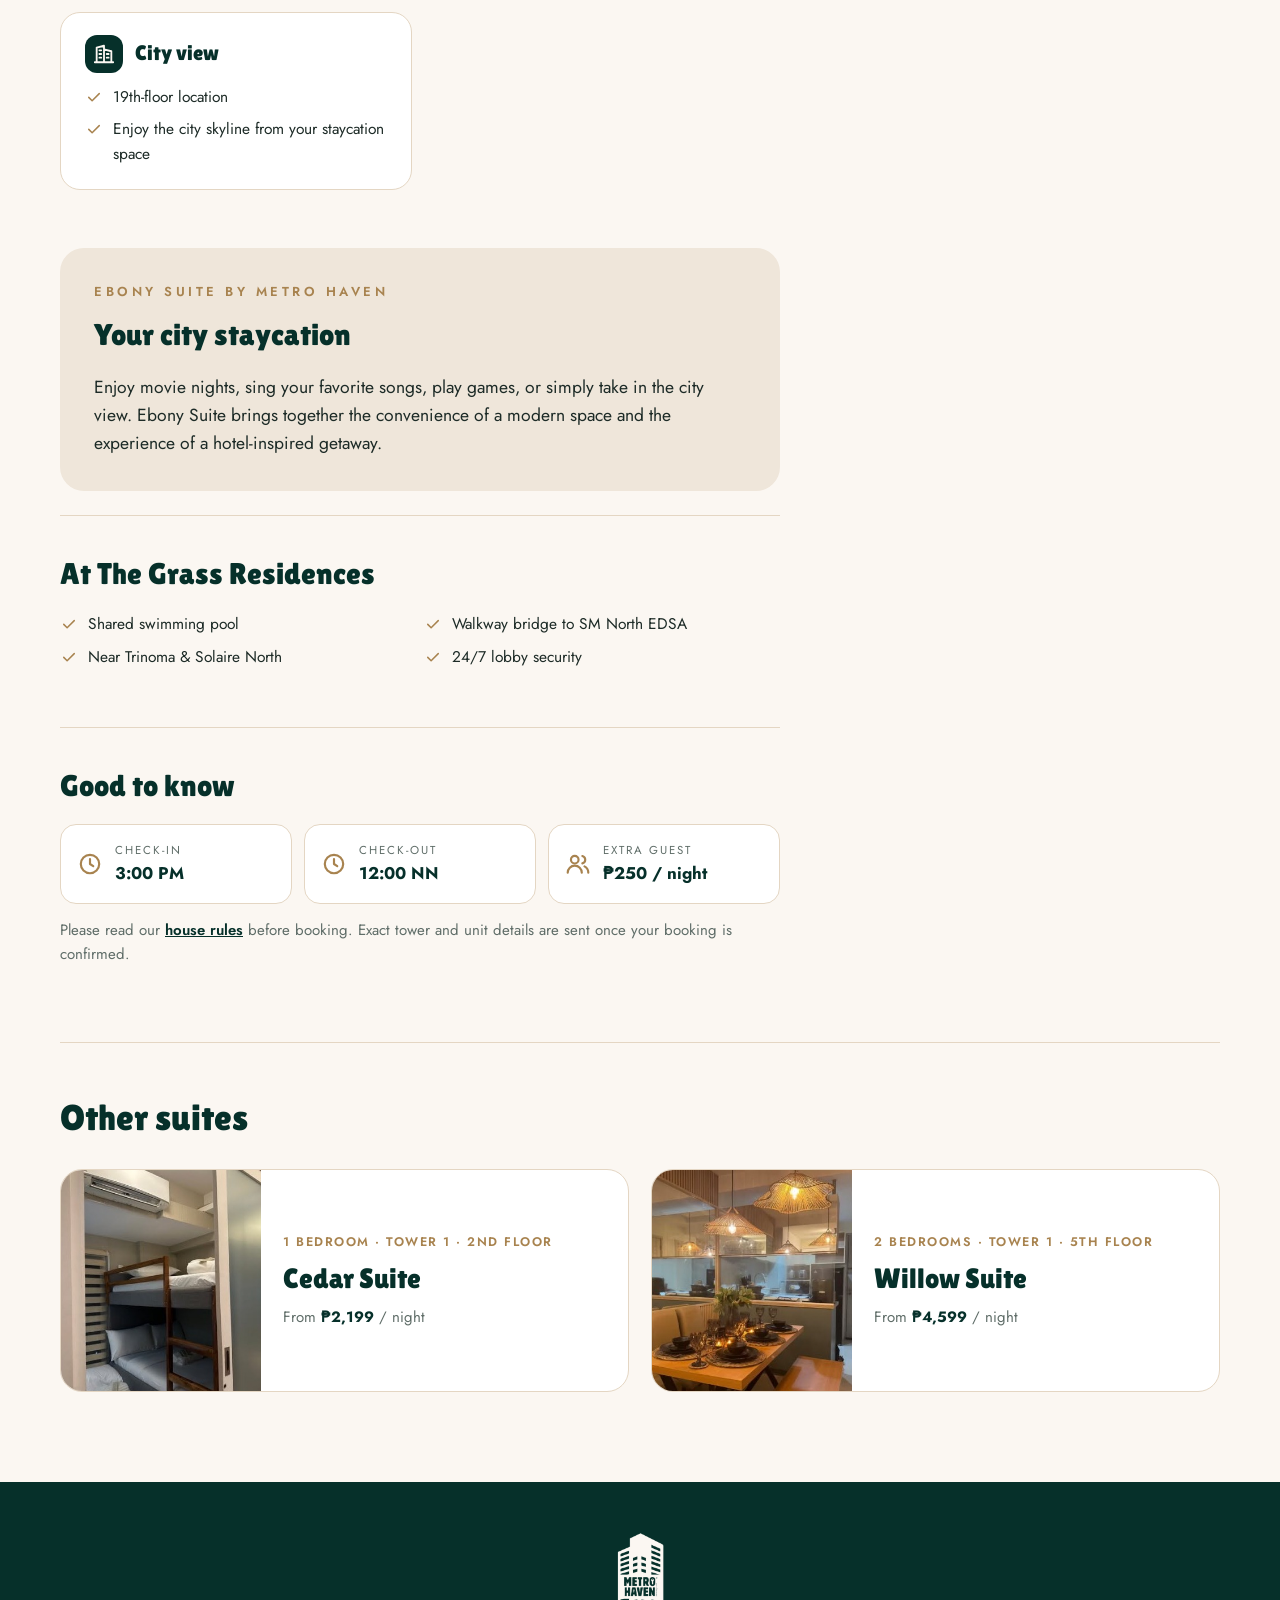
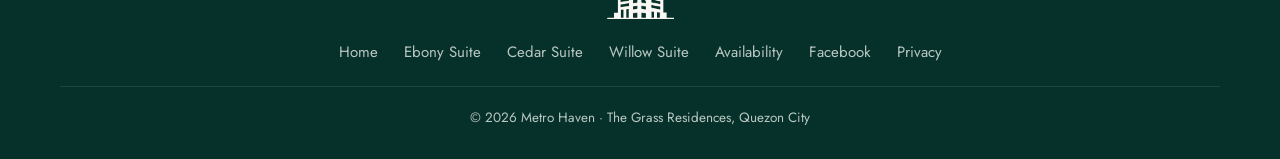
<file: ebony-suite.html>
<!doctype html>
<html lang="en">
<head>
<meta charset="utf-8">
<meta name="viewport" content="width=device-width, initial-scale=1">
<title>Ebony Suite – 1BR Staycation, Quezon City | Metro Haven</title>
<meta name="description" content="Ebony Suite: a hotel-inspired open-concept 1BR with a 19th-floor city view at Grass Residences, Quezon City. Near SM North EDSA. From ₱1,999/night.">
<link rel="canonical" href="https://metrohavensuites.site/ebony-suite">
<meta property="og:type" content="website">
<meta property="og:site_name" content="Metro Haven Suites">
<meta property="og:title" content="Ebony Suite – 1BR Staycation, Quezon City | Metro Haven">
<meta property="og:description" content="Ebony Suite: a hotel-inspired open-concept 1BR with a 19th-floor city view at Grass Residences, Quezon City. Near SM North EDSA. From ₱1,999/night.">
<meta property="og:url" content="https://metrohavensuites.site/ebony-suite">
<meta property="og:image" content="https://metrohavensuites.site/img/og-image.jpg">
<meta property="og:image:width" content="1200">
<meta property="og:image:height" content="630">
<meta property="og:locale" content="en_PH">
<meta name="twitter:card" content="summary_large_image">
<script type="application/ld+json">{"@context": "https://schema.org", "@type": "Apartment", "@id": "https://metrohavensuites.site/ebony-suite#suite", "name": "Ebony Suite", "description": "A modern city hideaway with rich dark-oak accents, gray tones, and a bright, hotel-inspired atmosphere. Located high above the city, Ebony Suite offers a relaxing space where you can enjoy the skyline while making the most of your stay.", "url": "https://metrohavensuites.site/ebony-suite", "numberOfRooms": 1, "occupancy": {"@type": "QuantitativeValue", "minValue": 1, "maxValue": 4}, "image": ["https://metrohavensuites.site/img/ebony_11.jpg", "https://metrohavensuites.site/img/ebony_02.jpg", "https://metrohavensuites.site/img/ebony_01.jpg", "https://metrohavensuites.site/img/ebony_00.jpg", "https://metrohavensuites.site/img/ebony_12.jpg", "https://metrohavensuites.site/img/ebony_10.jpg"], "address": {"@type": "PostalAddress", "streetAddress": "The Grass Residences", "addressLocality": "Quezon City", "addressRegion": "Metro Manila", "addressCountry": "PH"}, "containedInPlace": {"@type": "LodgingBusiness", "@id": "https://metrohavensuites.site/#lodging", "name": "Metro Haven Suites", "url": "https://metrohavensuites.site/"}, "offers": {"@type": "Offer", "price": 1999, "priceCurrency": "PHP", "url": "https://metrohavensuites.site/calendar?suite=ebony", "description": "Per night for up to 2 guests; ₱250 per extra guest per night"}}</script>
<script type="application/ld+json">{"@context": "https://schema.org", "@type": "BreadcrumbList", "itemListElement": [{"@type": "ListItem", "position": 1, "name": "Home", "item": "https://metrohavensuites.site/"}, {"@type": "ListItem", "position": 2, "name": "Our Suites", "item": "https://metrohavensuites.site/#suites"}, {"@type": "ListItem", "position": 3, "name": "Ebony Suite", "item": "https://metrohavensuites.site/ebony-suite"}]}</script>
<script>(function(){var p=location.pathname,n=p.replace(/\/index\.html$/,"/").replace(/\.html$/,"");if(n!==p)history.replaceState(null,"",n+location.search+location.hash)})();</script>
<link rel="icon" type="image/png" sizes="32x32" href="img/favicon-32.png">
<link rel="icon" type="image/png" sizes="48x48" href="img/favicon-48.png">
<link rel="apple-touch-icon" href="img/apple-touch-icon.png">
<meta name="theme-color" content="#06302a">
<link href="https://fonts.googleapis.com/css2?family=Lilita+One&family=Jost:ital,wght@0,300;0,400;0,500;0,600;0,700;1,400&display=swap" rel="stylesheet">
<link rel="stylesheet" href="css/suite.css">
</head>
<body>
<svg width="0" height="0" style="position:absolute" aria-hidden="true">
  <symbol id="i-pin" viewBox="0 0 24 24"><path d="M12 21s-7-6.2-7-12a7 7 0 0 1 14 0c0 5.8-7 12-7 12z"/><circle cx="12" cy="9" r="2.5"/></symbol>
  <symbol id="i-bed" viewBox="0 0 24 24"><path d="M3 19V6M3 14h18v5M21 14v-2a3 3 0 0 0-3-3h-7v5"/><circle cx="7" cy="10.5" r="2"/></symbol>
  <symbol id="i-sofa" viewBox="0 0 24 24"><path d="M5 11V8a3 3 0 0 1 3-3h8a3 3 0 0 1 3 3v3"/><path d="M3 13a2 2 0 0 1 4 0v2h10v-2a2 2 0 0 1 4 0v5H3z"/><path d="M5 18v2M19 18v2"/></symbol>
  <symbol id="i-bath" viewBox="0 0 24 24"><path d="M4 12h16v3a5 5 0 0 1-5 5H9a5 5 0 0 1-5-5z"/><path d="M6 12V5a2 2 0 0 1 3.5-1.3M7 20l-1 2M17 20l1 2"/></symbol>
  <symbol id="i-users" viewBox="0 0 24 24"><circle cx="9" cy="8" r="3.5"/><path d="M2.5 20a6.5 6.5 0 0 1 13 0M16 4.6a3.5 3.5 0 0 1 0 6.8M18 14.2a6.5 6.5 0 0 1 3.5 5.8"/></symbol>
  <symbol id="i-star" viewBox="0 0 24 24"><path d="M12 3l2.7 5.6 6.1.9-4.4 4.3 1 6.1L12 17l-5.4 2.9 1-6.1-4.4-4.3 6.1-.9z"/></symbol>
  <symbol id="i-check" viewBox="0 0 24 24"><path d="M5 12.5l4.5 4.5L19 7.5"/></symbol>
  <symbol id="i-cal" viewBox="0 0 24 24"><rect x="3.5" y="5" width="17" height="15" rx="2"/><path d="M3.5 10h17M8 3v4M16 3v4"/></symbol>
  <symbol id="i-chat" viewBox="0 0 24 24"><path d="M21 12a8 8 0 0 1-11.6 7.1L4 20.5l1.4-5A8 8 0 1 1 21 12z"/></symbol>
  <symbol id="i-clock" viewBox="0 0 24 24"><circle cx="12" cy="12" r="8.5"/><path d="M12 7.5V12l3 2"/></symbol>
  <symbol id="i-grid" viewBox="0 0 24 24"><rect x="4" y="4" width="7" height="7" rx="1"/><rect x="13" y="4" width="7" height="7" rx="1"/><rect x="4" y="13" width="7" height="7" rx="1"/><rect x="13" y="13" width="7" height="7" rx="1"/></symbol>
  <symbol id="i-tv" viewBox="0 0 24 24"><rect x="3" y="5" width="18" height="12" rx="2"/><path d="M8 21h8M12 17v4"/></symbol>
  <symbol id="i-pot" viewBox="0 0 24 24"><path d="M4 10h16v5a5 5 0 0 1-5 5H9a5 5 0 0 1-5-5z"/><path d="M2 10h2M20 10h2M9 6c0-1 1-1 1-2M14 6c0-1 1-1 1-2"/></symbol>
  <symbol id="i-building" viewBox="0 0 24 24"><path d="M4 21V5l8-2v18M12 7l8 2v12M2 21h20M7 8h2M7 12h2M7 16h2M15 12h2M15 16h2"/></symbol>
  <symbol id="i-table" viewBox="0 0 24 24"><path d="M3 9h18M5 9v11M19 9v11M12 3v3M8 6h8"/></symbol>
  <symbol id="i-x" viewBox="0 0 24 24"><path d="M6 6l12 12M18 6L6 18"/></symbol>
  <symbol id="i-left" viewBox="0 0 24 24"><path d="M15 5l-7 7 7 7"/></symbol>
  <symbol id="i-right" viewBox="0 0 24 24"><path d="M9 5l7 7-7 7"/></symbol>
</svg>
<nav>
  <div class="wrap">
    <a class="brand" href="/"><img src="img/logo_dark.png" alt="Metro Haven"><span>METRO HAVEN<small>your urban escape.</small></span></a>
    <ul id="menu">
      <li><a href="/#suites">Our Suites</a></li>
      <li><a href="/#amenities">Amenities</a></li>
      <li><a href="/#book">How to Book</a></li>
      <li><a href="/#rules">House Rules</a></li>
      <li><a href="/#location">Location</a></li>
    </ul>
    <a class="btn btn-dark nav-cta" href="/calendar?suite=ebony">Check dates →</a>
    <button class="menu-btn" aria-label="Menu" onclick="document.getElementById('menu').classList.toggle('open')"><svg width="28" height="28" viewBox="0 0 24 24" fill="none" stroke="#06302a" stroke-width="2.2" stroke-linecap="round"><path d="M4 7h16M4 12h16M4 17h16"/></svg></button>
  </div>
</nav>

<main class="wrap">
  <div class="crumbs"><a href="/">Home</a> / <a href="/#suites">Our Suites</a> / <span>Ebony Suite</span></div>

  <header class="head">
    <div>
      <div class="eyebrow">Open-concept 1BR · Modern city hideaway</div>
      <h1>Ebony Suite</h1>
      <div class="meta"><span><svg class="i" aria-hidden="true"><use href="#i-pin"/></svg>The Grass Residences, Tower 3 · 19th Floor</span></div>
    </div>
  </header>

  <section class="gallery">
    <button class="g g-main" data-i="0"><img src="img/ebony_11.jpg" alt="Ebony Suite open-concept living and sleeping area"></button><button class="g" data-i="1"><img src="img/ebony_02.jpg" alt="Ebony Suite bed and sofa in the open-concept layout" loading="lazy" decoding="async"></button><button class="g" data-i="2"><img src="img/ebony_01.jpg" alt="Ebony Suite dining nook with wood-slat wall and pendant lights" loading="lazy" decoding="async"></button><button class="g" data-i="3"><img src="img/ebony_00.jpg" alt="Ebony Suite kitchen with wood cabinets, sink and kettle" loading="lazy" decoding="async"></button><button class="g" data-i="4"><img src="img/ebony_12.jpg" alt="Ebony Suite decor shelf with books and plants" loading="lazy" decoding="async"></button>
    <button class="all" id="showAll"><svg class="i" aria-hidden="true"><use href="#i-grid"/></svg>Show all 6 photos</button>
  </section>

  <div class="layout">
    <div class="content">
      <p class="lead">A modern city hideaway with rich dark-oak accents, gray tones, and a bright, hotel-inspired atmosphere. Located high above the city, Ebony Suite offers a relaxing space where you can enjoy the skyline while making the most of your stay.</p>
      <div class="stats"><div class="stat"><svg class="i" aria-hidden="true"><use href="#i-pin"/></svg><span>19th floor · city view</span></div><div class="stat"><svg class="i" aria-hidden="true"><use href="#i-sofa"/></svg><span>Open-concept layout</span></div><div class="stat"><svg class="i" aria-hidden="true"><use href="#i-bath"/></svg><span>1 bathroom</span></div><div class="stat"><svg class="i" aria-hidden="true"><use href="#i-users"/></svg><span>Rate for 2 · max 4</span></div></div>

      <section class="block">
        <h2>Inside Ebony Suite</h2>
        <div class="groups"><div class="grp"><div class="gh"><svg class="i" aria-hidden="true"><use href="#i-sofa"/></svg><h4>Open-concept living space</h4></div><ul><li><svg class="i" aria-hidden="true"><use href="#i-check"/></svg>Open-layout unit with no separate room divider or bedroom door</li><li><svg class="i" aria-hidden="true"><use href="#i-check"/></svg>Comfortable sofa bed</li><li><svg class="i" aria-hidden="true"><use href="#i-check"/></svg>Dining area for 2 guests</li></ul></div><div class="grp"><div class="gh"><svg class="i" aria-hidden="true"><use href="#i-tv"/></svg><h4>Entertainment</h4></div><ul><li><svg class="i" aria-hidden="true"><use href="#i-check"/></svg>Large Smart TV</li><li><svg class="i" aria-hidden="true"><use href="#i-check"/></svg>Karaoke</li><li><svg class="i" aria-hidden="true"><use href="#i-check"/></svg>Board and card games</li></ul></div><div class="grp"><div class="gh"><svg class="i" aria-hidden="true"><use href="#i-pot"/></svg><h4>Kitchen</h4></div><ul><li><svg class="i" aria-hidden="true"><use href="#i-check"/></svg>Kitchen area</li><li><svg class="i" aria-hidden="true"><use href="#i-check"/></svg>Cooking and dining essentials</li><li><svg class="i" aria-hidden="true"><use href="#i-check"/></svg>Complete kitchen supplies and utensils</li></ul></div><div class="grp"><div class="gh"><svg class="i" aria-hidden="true"><use href="#i-bath"/></svg><h4>Bathroom</h4></div><ul><li><svg class="i" aria-hidden="true"><use href="#i-check"/></svg>Modern bathroom design</li><li><svg class="i" aria-hidden="true"><use href="#i-check"/></svg>Shower facilities</li></ul></div><div class="grp"><div class="gh"><svg class="i" aria-hidden="true"><use href="#i-building"/></svg><h4>City view</h4></div><ul><li><svg class="i" aria-hidden="true"><use href="#i-check"/></svg>19th-floor location</li><li><svg class="i" aria-hidden="true"><use href="#i-check"/></svg>Enjoy the city skyline from your staycation space</li></ul></div></div>
      </section>

      <section class="block closing">
        <div class="eyebrow">Ebony Suite by Metro Haven</div>
        <h2>Your city staycation</h2>
        <p>Enjoy movie nights, sing your favorite songs, play games, or simply take in the city view. Ebony Suite brings together the convenience of a modern space and the experience of a hotel-inspired getaway.</p>
      </section>

      <section class="block">
        <h2>At The Grass Residences</h2>
        <ul class="bl"><li><svg class="i" aria-hidden="true"><use href="#i-check"/></svg>Shared swimming pool</li><li><svg class="i" aria-hidden="true"><use href="#i-check"/></svg>Walkway bridge to SM North EDSA</li><li><svg class="i" aria-hidden="true"><use href="#i-check"/></svg>Near Trinoma &amp; Solaire North</li><li><svg class="i" aria-hidden="true"><use href="#i-check"/></svg>24/7 lobby security</li></ul>
      </section>

      <section class="block">
        <h2>Good to know</h2>
        <div class="know">
          <div><svg class="i" aria-hidden="true"><use href="#i-clock"/></svg><span><small>Check-in</small><b>3:00 PM</b></span></div>
          <div><svg class="i" aria-hidden="true"><use href="#i-clock"/></svg><span><small>Check-out</small><b>12:00 NN</b></span></div>
          <div><svg class="i" aria-hidden="true"><use href="#i-users"/></svg><span><small>Extra guest</small><b>₱250 / night</b></span></div>
        </div>
        <p class="small">Please read our <a href="/#rules">house rules</a> before booking. Exact tower and unit details are sent once your booking is confirmed.</p>
      </section>
    </div>

    <aside class="book">
      <div class="bcard">
        <div class="price"><small>Starts at</small><b>₱1,999</b><span>/ night</span></div>
        <p class="pnote">Per night for up to 2 guests · ₱250 per extra guest per night (max 4). Infants free.</p>
        <a class="btn btn-dark" href="/calendar?suite=ebony"><svg class="i" aria-hidden="true"><use href="#i-cal"/></svg>Check available dates</a>
        <a class="btn btn-ghost" href="https://m.me/61566400330651?text=Hi%20Metro%20Haven%21%20I%27m%20interested%20in%20the%20Ebony%20Suite." target="_blank" rel="noopener"><svg class="i" aria-hidden="true"><use href="#i-chat"/></svg>Message us</a>
        <ul class="perks"><li><svg class="i" aria-hidden="true"><use href="#i-check"/></svg>No platform service fees</li><li><svg class="i" aria-hidden="true"><use href="#i-check"/></svg>Owner-confirmed payments</li><li><svg class="i" aria-hidden="true"><use href="#i-check"/></svg>Replies within an hour</li></ul>
        
      </div>
    </aside>
  </div>

  <section class="others">
    <h2>Other suites</h2>
    <div class="ogrid"><a class="oc" href="/cedar-suite"><img src="img/cedar_02.jpg" alt="Cedar Suite bedroom with wooden bunk bed and pull-out bed" loading="lazy" decoding="async"><div><span class="ot">1 Bedroom · Tower 1 · 2nd Floor</span><b>Cedar Suite</b><span class="op">From <strong>₱2,199</strong> / night</span></div></a><a class="oc" href="/willow-suite"><img src="img/willow_01.jpg" alt="Willow Suite dining table under rattan pendant lights" loading="lazy" decoding="async"><div><span class="ot">2 Bedrooms · Tower 1 · 5th Floor</span><b>Willow Suite</b><span class="op">From <strong>₱4,599</strong> / night</span></div></a></div>
  </section>
</main>

<div class="mbar"><div><b>₱1,999</b> <span>/ night</span><small>Starting rate</small></div><a class="btn btn-dark" href="/calendar?suite=ebony">Check dates</a></div>

<div class="lb" id="lb" hidden>
  <button class="lbx" id="lbClose" aria-label="Close"><svg class="i" aria-hidden="true"><use href="#i-x"/></svg></button>
  <button class="lbn lbp" id="lbPrev" aria-label="Previous photo"><svg class="i" aria-hidden="true"><use href="#i-left"/></svg></button>
  <img id="lbImg" alt="Suite photo">
  <button class="lbn lbnx" id="lbNext" aria-label="Next photo"><svg class="i" aria-hidden="true"><use href="#i-right"/></svg></button>
  <div class="lbc" id="lbCount"></div>
</div>

<footer>
  <div class="wrap">
    <img src="img/logo_light.png" alt="Metro Haven logo" loading="lazy">
    <div class="flinks"><a href="/">Home</a><a href="/ebony-suite">Ebony Suite</a><a href="/cedar-suite">Cedar Suite</a><a href="/willow-suite">Willow Suite</a><a href="/calendar">Availability</a><a href="https://www.facebook.com/profile.php?id=61566400330651" target="_blank" rel="noopener">Facebook</a><a href="/privacy">Privacy</a></div>
    <div class="fbot">© 2026 Metro Haven · The Grass Residences, Quezon City</div>
  </div>
</footer>

<script>
const PHOTOS = ["img/ebony_11.jpg", "img/ebony_02.jpg", "img/ebony_01.jpg", "img/ebony_00.jpg", "img/ebony_12.jpg", "img/ebony_10.jpg"];
let cur = 0;
const lb = document.getElementById("lb"), img = document.getElementById("lbImg"), cnt = document.getElementById("lbCount");
function show(i){ cur = (i + PHOTOS.length) % PHOTOS.length; img.src = PHOTOS[cur]; cnt.textContent = (cur+1) + " / " + PHOTOS.length; }
function open_(i){ show(i); lb.hidden = false; document.body.style.overflow = "hidden"; }
function close_(){ lb.hidden = true; document.body.style.overflow = ""; }
document.querySelectorAll(".g").forEach(b => b.onclick = () => open_(+b.dataset.i));
document.getElementById("showAll").onclick = () => open_(0);
document.getElementById("lbClose").onclick = close_;
document.getElementById("lbPrev").onclick = () => show(cur-1);
document.getElementById("lbNext").onclick = () => show(cur+1);
lb.onclick = e => { if(e.target === lb) close_(); };
document.addEventListener("keydown", e => { if(lb.hidden) return; if(e.key==="Escape") close_(); if(e.key==="ArrowLeft") show(cur-1); if(e.key==="ArrowRight") show(cur+1); });
</script>
</body>
</html>
</file>
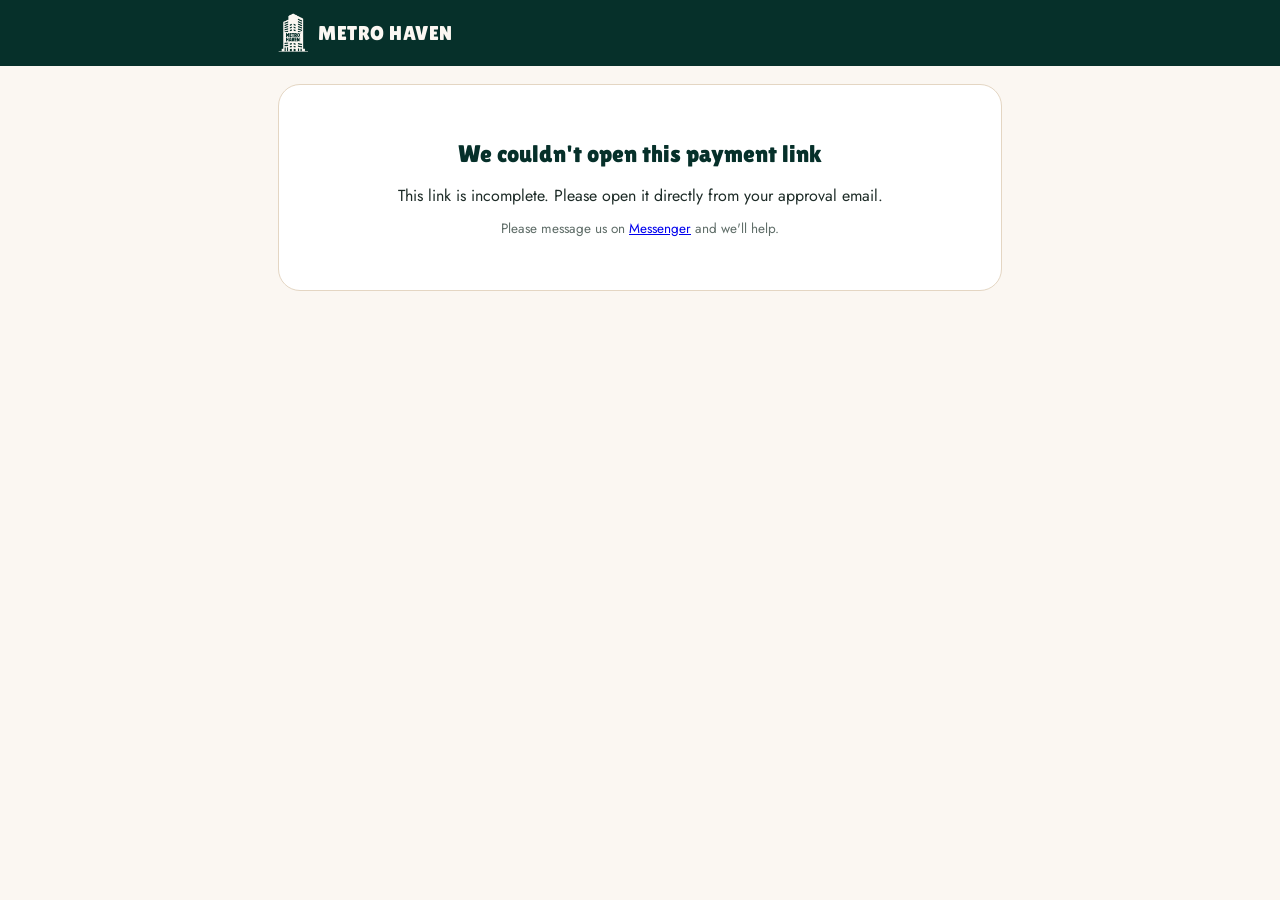
<file: pay.html>
<!doctype html>
<html lang="en">
<head>
<meta charset="utf-8">
<meta name="viewport" content="width=device-width, initial-scale=1">
<title>Booking Payment — Metro Haven</title>
<link rel="icon" type="image/png" sizes="32x32" href="img/favicon-32.png">
<link rel="icon" type="image/png" sizes="48x48" href="img/favicon-48.png">
<link rel="apple-touch-icon" href="img/apple-touch-icon.png">
<meta name="theme-color" content="#06302a">
<link href="https://fonts.googleapis.com/css2?family=Lilita+One&family=Jost:wght@400;500;600;700&display=swap" rel="stylesheet">
<style>
:root{--green:#06302a;--cream:#fbf7f2;--beige:#efe6da;--sand:#e4d6c3;--gold:#c9a675;--gold-dk:#a8834f;--ink:#1d2b27;--muted:#5f6d68;--ok:#1f7a50;--okbg:#dcefe5;--bad:#9a3b2b}
*{box-sizing:border-box;margin:0;padding:0}
[hidden]{display:none!important}
body{font-family:'Jost',sans-serif;background:var(--cream);color:var(--ink);font-size:16px;line-height:1.55}
button,input{font:inherit;color:inherit}
header{background:var(--green);color:var(--cream)}
header .w{display:flex;align-items:center;gap:10px;height:66px}
header img{height:40px}
header b{font-family:'Lilita One';font-weight:400;font-size:20px;letter-spacing:.5px}
.w{max-width:760px;margin:0 auto;padding:0 18px}
main{padding:28px 0 70px}
.eyebrow{font-size:12.5px;letter-spacing:3.5px;text-transform:uppercase;color:var(--gold-dk);font-weight:600}
h1{font-family:'Lilita One';font-weight:400;color:var(--green);font-size:38px;line-height:1.05;margin:6px 0 6px}
h2{font-family:'Lilita One';font-weight:400;color:var(--green);font-size:24px;margin-bottom:12px}
.card{background:#fff;border:1px solid var(--sand);border-radius:22px;padding:24px;margin-top:18px}
.grid{display:grid;grid-template-columns:1fr 1fr;gap:10px 20px}
.grid small{display:block;font-size:11.5px;letter-spacing:1.8px;text-transform:uppercase;color:var(--muted);font-weight:600}
.grid b{color:var(--green)}
.addon{display:flex;justify-content:space-between;align-items:center;gap:14px;flex-wrap:wrap}
.addon p{color:var(--muted);font-size:14.5px}
.step{display:flex;align-items:center;gap:12px}
.step button{width:36px;height:36px;border-radius:50%;border:1px solid #bdb3a4;background:#fff;color:var(--green);font-size:20px;cursor:pointer}
.step button:disabled{opacity:.3;cursor:not-allowed}
.step output{min-width:22px;text-align:center;font-weight:600}
.row{display:flex;justify-content:space-between;gap:10px;padding:5px 0}
.row.t{border-top:1px dashed var(--sand);margin-top:8px;padding-top:12px;font-weight:700;font-size:20px;color:var(--green)}
.methods{display:grid;grid-template-columns:repeat(3,1fr);gap:10px;margin-bottom:16px}
.m{border:2px solid var(--sand);background:#fff;border-radius:14px;padding:12px;font-weight:700;cursor:pointer}
.m[aria-pressed="true"]{border-color:var(--green);background:var(--green);color:var(--cream)}
.qr{text-align:center}
.qr img{max-width:330px;width:100%;border-radius:16px;border:1px solid var(--sand)}
.qr p{font-size:14px;color:var(--muted);margin-top:8px}
.dl{display:inline-block;margin-top:8px;color:var(--gold-dk);font-weight:600;font-size:14.5px}
label{display:block;font-size:12px;letter-spacing:1.5px;text-transform:uppercase;color:var(--muted);font-weight:600;margin-top:12px}
label input{display:block;width:100%;margin-top:6px;padding:12px 14px;border:1px solid var(--sand);border-radius:12px;background:var(--cream);text-transform:none;letter-spacing:0;font-weight:400}
.btn{display:flex;width:100%;justify-content:center;padding:14px;border-radius:999px;border:0;background:var(--green);color:var(--cream);font-weight:700;font-size:16px;cursor:pointer;margin-top:16px}
.btn:disabled{opacity:.5}
.err{color:var(--bad);font-size:14.5px;margin-top:10px;min-height:1em}
.note{font-size:13.5px;color:var(--muted);margin-top:10px}
.done{background:var(--okbg);border-color:#bfe0cf;text-align:center}
.done h2{color:var(--ok)}
.msg{text-align:center;padding:50px 20px}
@media (max-width:560px){h1{font-size:30px}.grid{grid-template-columns:1fr}.methods{gap:6px}.m{padding:10px 6px;font-size:14px}}
</style>
<meta name="robots" content="noindex, nofollow">
<script>(function(){var p=location.pathname,n=p.replace(/\/index\.html$/,"/").replace(/\.html$/,"");if(n!==p)history.replaceState(null,"",n+location.search+location.hash)})();</script>
</head>
<body>
<header><div class="w"><img src="img/logo_light.png" alt=""><b>METRO HAVEN</b></div></header>
<main class="w">
  <div id="loading" class="msg">Loading your booking…</div>
  <div id="error" class="card msg" hidden><h2>We couldn't open this payment link</h2><p id="errText"></p><p class="note">Please message us on <a href="https://m.me/61566400330651">Messenger</a> and we'll help.</p></div>

  <div id="page" hidden>
    <div class="eyebrow">Booking approved</div>
    <h1>Complete your payment</h1>
    <p>Hi <span id="gName"></span>! Your stay is confirmed by the host — just a few steps left.</p>

    <section class="card">
      <h2>Booking details</h2>
      <div class="grid">
        <div><small>Reference</small><b id="dRef"></b></div>
        <div><small>Suite</small><b id="dSuite"></b></div>
        <div><small>Check-in</small><b id="dIn"></b></div>
        <div><small>Check-out</small><b id="dOut"></b></div>
        <div><small>Guests</small><b id="dGuests"></b></div>
        <div><small>Nights</small><b id="dNights"></b></div>
      </div>
    </section>

    <section class="card">
      <h2>Optional add-on</h2>
      <div class="addon">
        <div><b>Pool access</b><p><span id="poolFee"></span> per guest, per day</p></div>
        <div>
          <div class="step" data-k="g"><button type="button" data-d="-1" aria-label="Fewer pool guests">−</button><output id="pg">0</output><button type="button" data-d="1" aria-label="More pool guests">+</button><span>guests</span></div>
          <div class="step" data-k="d" style="margin-top:8px"><button type="button" data-d="-1" aria-label="Fewer pool days">−</button><output id="pd">1</output><button type="button" data-d="1" aria-label="More pool days">+</button><span>days</span></div>
        </div>
      </div>
    </section>

    <section class="card">
      <h2>Summary</h2>
      <div id="sum"></div>
    </section>

    <section class="card" id="payCard">
      <h2>Pay with</h2>
      <div class="methods" role="group" aria-label="Payment method">
        <button class="m" data-m="gcash" aria-pressed="true">GCash</button>
        <button class="m" data-m="bpi" aria-pressed="false">BPI</button>
        <button class="m" data-m="maribank" aria-pressed="false">MariBank</button>
      </div>
      <div class="qr">
        <img id="qrImg" src="img/pay_gcash.png" alt="Payment QR code">
        <p>Scan with your banking or e-wallet app (any InstaPay-enabled app works). Pay the exact total above.</p>
        <a class="dl" id="qrDl" href="img/pay_gcash.png" download>Save QR image</a>
      </div>
      <form id="pf">
        <label>Payment reference number<input name="ref" required maxlength="60" placeholder="From your payment receipt"></label>
        <p class="err" id="pErr" role="alert"></p>
        <button class="btn" id="pBtn" type="submit">I've paid — submit reference</button>
        <p class="note">After submitting, please also send a screenshot of your receipt on Messenger. We'll verify and send your check-in details.</p>
      </form>
    </section>

    <section class="card done" id="doneCard" hidden>
      <h2>Payment submitted — thank you!</h2>
      <p id="doneText"></p>
      <p class="note">We'll verify your payment and send your check-in guide. Questions? <a href="https://m.me/61566400330651">Message us</a>.</p>
    </section>

    <p class="note" style="text-align:center;margin-top:24px">Check-in 3:00 PM · Check-out 12:00 NN · The Grass Residences, Quezon City</p>
  </div>
</main>

<script src="js/config.js?v=7"></script>
<script>
const $ = s => document.querySelector(s);
const q = new URLSearchParams(location.search), REF = q.get("ref") || "", TOK = q.get("t") || "";
const peso = n => "₱" + Number(n || 0).toLocaleString("en-PH", { maximumFractionDigits: 2 });
const fmt = d => new Date(d + "T00:00:00").toLocaleDateString("en-US", { weekday: "short", month: "short", day: "numeric", year: "numeric" });
const METHOD = { gcash: "GCash", bpi: "BPI", maribank: "MariBank" };
let B = null, pool = { g: 0, d: 1 }, method = "gcash";

function fail(m){ $("#loading").hidden = true; $("#error").hidden = false; $("#errText").textContent = m; }

function render(){
  const maxG = B.adults + B.children + B.infants, maxD = B.nights + 1;
  pool.g = Math.min(Math.max(pool.g, 0), maxG); pool.d = Math.min(Math.max(pool.d, 1), maxD);
  $("#pg").textContent = pool.g; $("#pd").textContent = pool.d;
  document.querySelectorAll(".step").forEach(st => {
    const k = st.dataset.k, [mi, pl] = st.querySelectorAll("button");
    mi.disabled = k === "g" ? pool.g <= 0 : pool.d <= 1;
    pl.disabled = k === "g" ? pool.g >= maxG : pool.d >= maxD;
  });
  const poolAmt = pool.g * pool.d * B.pool_fee, total = Number(B.stay_amount) + poolAmt;
  $("#sum").innerHTML =
    `<div class="row"><span>${B.suite} · ${B.nights} night${B.nights>1?"s":""}</span><span>${peso(B.stay_amount)}</span></div>` +
    (pool.g ? `<div class="row"><span>Pool access (${pool.g} × ${pool.d} day${pool.d>1?"s":""} × ${peso(B.pool_fee)})</span><span>${peso(poolAmt)}</span></div>` : "") +
    `<div class="row t"><span>Total to pay</span><span>${peso(total)}</span></div>`;
  return total;
}

async function load(){
  if(!REF || !TOK) return fail("This link is incomplete. Please open it directly from your approval email.");
  try{ B = await mhApi.payment(REF, TOK); }catch(e){ return fail(e.message); }
  $("#loading").hidden = true; $("#page").hidden = false;
  $("#gName").textContent = (B.name || "there").split(" ")[0];
  $("#dRef").textContent = B.id; $("#dSuite").textContent = B.suite;
  $("#dIn").textContent = fmt(B.checkin) + ", 3:00 PM"; $("#dOut").textContent = fmt(B.checkout) + ", 12:00 NN";
  const g = B.adults + B.children;
  $("#dGuests").textContent = `${g} guest${g>1?"s":""}${B.infants?`, ${B.infants} infant${B.infants>1?"s":""}`:""}`;
  $("#dNights").textContent = B.nights; $("#poolFee").textContent = peso(B.pool_fee);
  if(B.pool_guests){ pool.g = B.pool_guests; pool.d = B.pool_days || 1; }
  render();
  if(B.paid || B.payment_submitted_at){
    $("#payCard").hidden = true; $("#doneCard").hidden = false;
    document.querySelectorAll(".step button").forEach(b => b.disabled = true);
    $("#doneText").textContent = B.paid ? "Your payment has been verified. See you soon!" :
      `We received your ${METHOD[B.payment_method] || ""} payment reference ${B.payment_ref || ""}.`;
  }
}

document.querySelectorAll(".step button").forEach(b => b.onclick = () => { pool[b.closest(".step").dataset.k] += Number(b.dataset.d); render(); });
document.querySelectorAll(".m").forEach(b => b.onclick = () => {
  method = b.dataset.m;
  document.querySelectorAll(".m").forEach(x => x.setAttribute("aria-pressed", x === b));
  $("#qrImg").src = `img/pay_${method}.png`; $("#qrDl").href = `img/pay_${method}.png`;
});
$("#pf").onsubmit = async e => {
  e.preventDefault(); $("#pErr").textContent = "";
  const ref = e.target.ref.value.trim();
  if(ref.length < 4){ $("#pErr").textContent = "Please enter the reference number from your receipt."; return; }
  $("#pBtn").disabled = true;
  try{
    const r = await mhApi.submitPayment(REF, TOK, method, ref, pool.g, pool.g ? pool.d : 0);
    $("#payCard").hidden = true; $("#doneCard").hidden = false;
    document.querySelectorAll(".step button").forEach(b => b.disabled = true);
    $("#doneText").textContent = `We received your ${METHOD[method]} payment reference ${ref} for ${peso(r.total)}.`;
  }catch(ex){ $("#pErr").textContent = ex.message; }
  finally{ $("#pBtn").disabled = false; }
};
load();
</script>
</body>
</html>
</file>
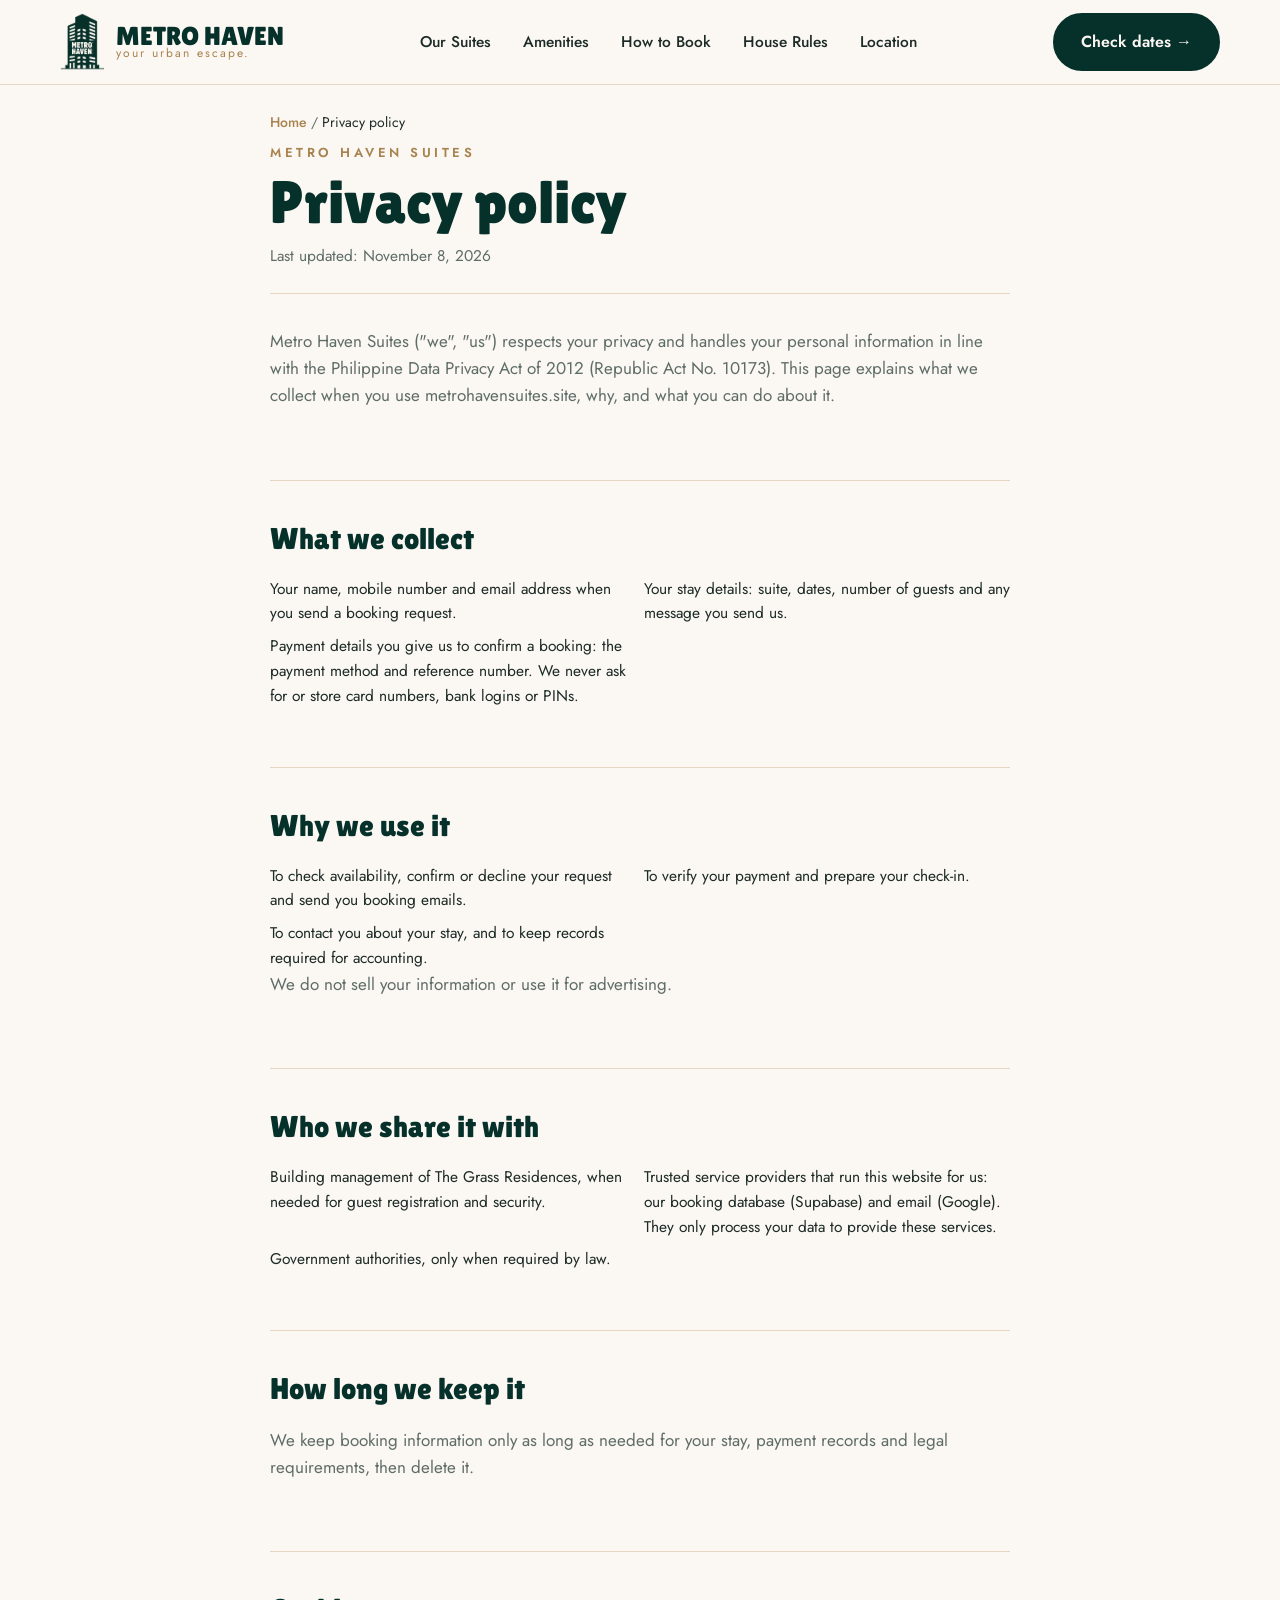
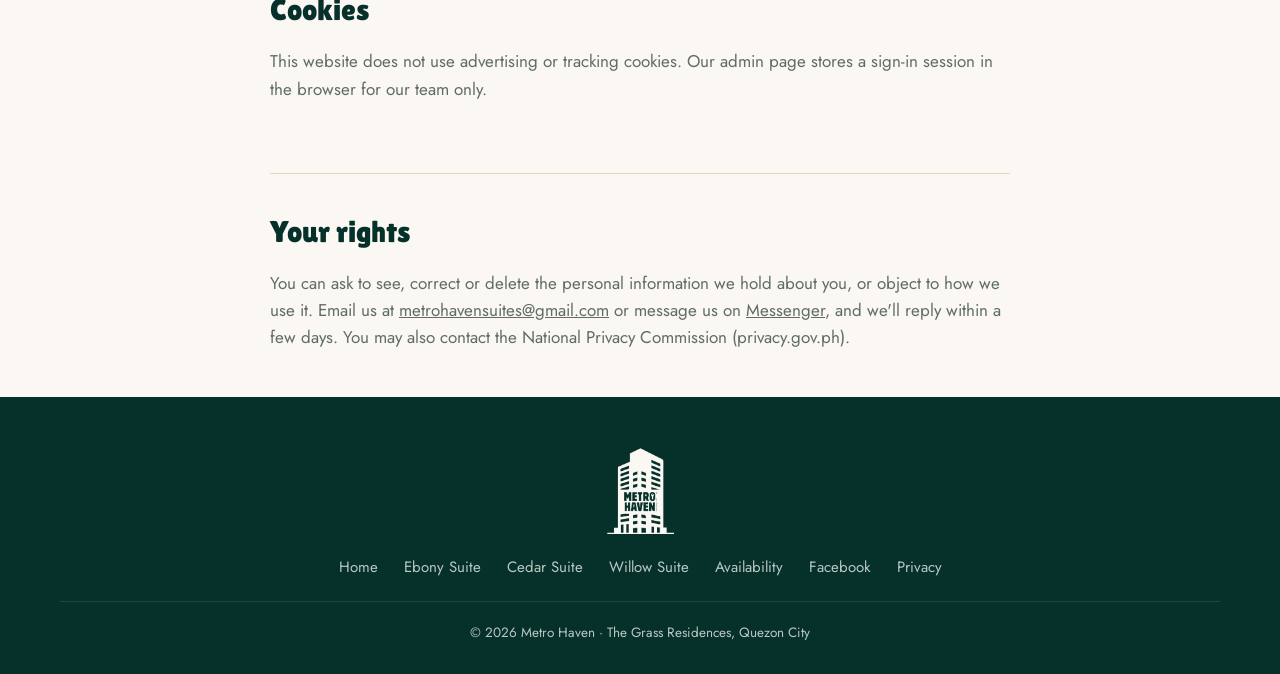
<file: privacy.html>
<!doctype html>
<html lang="en">
<head>
<meta charset="utf-8">
<meta name="viewport" content="width=device-width, initial-scale=1">
<title>Privacy Policy | Metro Haven Suites</title>
<meta name="description" content="How Metro Haven Suites collects, uses and protects your personal information when you book a stay.">
<link rel="canonical" href="https://metrohavensuites.site/privacy">
<link rel="icon" type="image/png" sizes="32x32" href="/img/favicon-32.png">
<link rel="icon" type="image/png" sizes="48x48" href="/img/favicon-48.png">
<link rel="apple-touch-icon" href="/img/apple-touch-icon.png">
<meta name="theme-color" content="#06302a">
<link href="https://fonts.googleapis.com/css2?family=Lilita+One&family=Jost:ital,wght@0,300;0,400;0,500;0,600;0,700;1,400&display=swap" rel="stylesheet">
<link rel="stylesheet" href="/css/suite.css">
<script>(function(){var p=location.pathname,n=p.replace(/\/index\.html$/,"/").replace(/\.html$/,"");if(n!==p)history.replaceState(null,"",n+location.search+location.hash)})();</script>
</head>
<body>
<svg width="0" height="0" style="position:absolute" aria-hidden="true">
  <symbol id="i-pin" viewBox="0 0 24 24"><path d="M12 21s-7-6.2-7-12a7 7 0 0 1 14 0c0 5.8-7 12-7 12z"/><circle cx="12" cy="9" r="2.5"/></symbol>
  <symbol id="i-bed" viewBox="0 0 24 24"><path d="M3 19V6M3 14h18v5M21 14v-2a3 3 0 0 0-3-3h-7v5"/><circle cx="7" cy="10.5" r="2"/></symbol>
  <symbol id="i-sofa" viewBox="0 0 24 24"><path d="M5 11V8a3 3 0 0 1 3-3h8a3 3 0 0 1 3 3v3"/><path d="M3 13a2 2 0 0 1 4 0v2h10v-2a2 2 0 0 1 4 0v5H3z"/><path d="M5 18v2M19 18v2"/></symbol>
  <symbol id="i-bath" viewBox="0 0 24 24"><path d="M4 12h16v3a5 5 0 0 1-5 5H9a5 5 0 0 1-5-5z"/><path d="M6 12V5a2 2 0 0 1 3.5-1.3M7 20l-1 2M17 20l1 2"/></symbol>
  <symbol id="i-users" viewBox="0 0 24 24"><circle cx="9" cy="8" r="3.5"/><path d="M2.5 20a6.5 6.5 0 0 1 13 0M16 4.6a3.5 3.5 0 0 1 0 6.8M18 14.2a6.5 6.5 0 0 1 3.5 5.8"/></symbol>
  <symbol id="i-star" viewBox="0 0 24 24"><path d="M12 3l2.7 5.6 6.1.9-4.4 4.3 1 6.1L12 17l-5.4 2.9 1-6.1-4.4-4.3 6.1-.9z"/></symbol>
  <symbol id="i-check" viewBox="0 0 24 24"><path d="M5 12.5l4.5 4.5L19 7.5"/></symbol>
  <symbol id="i-cal" viewBox="0 0 24 24"><rect x="3.5" y="5" width="17" height="15" rx="2"/><path d="M3.5 10h17M8 3v4M16 3v4"/></symbol>
  <symbol id="i-chat" viewBox="0 0 24 24"><path d="M21 12a8 8 0 0 1-11.6 7.1L4 20.5l1.4-5A8 8 0 1 1 21 12z"/></symbol>
  <symbol id="i-clock" viewBox="0 0 24 24"><circle cx="12" cy="12" r="8.5"/><path d="M12 7.5V12l3 2"/></symbol>
  <symbol id="i-grid" viewBox="0 0 24 24"><rect x="4" y="4" width="7" height="7" rx="1"/><rect x="13" y="4" width="7" height="7" rx="1"/><rect x="4" y="13" width="7" height="7" rx="1"/><rect x="13" y="13" width="7" height="7" rx="1"/></symbol>
  <symbol id="i-tv" viewBox="0 0 24 24"><rect x="3" y="5" width="18" height="12" rx="2"/><path d="M8 21h8M12 17v4"/></symbol>
  <symbol id="i-pot" viewBox="0 0 24 24"><path d="M4 10h16v5a5 5 0 0 1-5 5H9a5 5 0 0 1-5-5z"/><path d="M2 10h2M20 10h2M9 6c0-1 1-1 1-2M14 6c0-1 1-1 1-2"/></symbol>
  <symbol id="i-building" viewBox="0 0 24 24"><path d="M4 21V5l8-2v18M12 7l8 2v12M2 21h20M7 8h2M7 12h2M7 16h2M15 12h2M15 16h2"/></symbol>
  <symbol id="i-table" viewBox="0 0 24 24"><path d="M3 9h18M5 9v11M19 9v11M12 3v3M8 6h8"/></symbol>
  <symbol id="i-x" viewBox="0 0 24 24"><path d="M6 6l12 12M18 6L6 18"/></symbol>
  <symbol id="i-left" viewBox="0 0 24 24"><path d="M15 5l-7 7 7 7"/></symbol>
  <symbol id="i-right" viewBox="0 0 24 24"><path d="M9 5l7 7-7 7"/></symbol>
</svg>
<nav>
  <div class="wrap">
    <a class="brand" href="/"><img src="/img/logo_dark.png" alt="Metro Haven"><span>METRO HAVEN<small>your urban escape.</small></span></a>
    <ul id="menu">
      <li><a href="/#suites">Our Suites</a></li>
      <li><a href="/#amenities">Amenities</a></li>
      <li><a href="/#book">How to Book</a></li>
      <li><a href="/#rules">House Rules</a></li>
      <li><a href="/#location">Location</a></li>
    </ul>
    <a class="btn btn-dark nav-cta" href="/calendar">Check dates →</a>
    <button class="menu-btn" aria-label="Menu" onclick="document.getElementById('menu').classList.toggle('open')"><svg width="28" height="28" viewBox="0 0 24 24" fill="none" stroke="#06302a" stroke-width="2.2" stroke-linecap="round"><path d="M4 7h16M4 12h16M4 17h16"/></svg></button>
  </div>
</nav>
<main class="wrap" style="max-width:820px">
  <div class="crumbs"><a href="/">Home</a> / <span>Privacy policy</span></div>
  <header class="head"><div><div class="eyebrow">Metro Haven Suites</div><h1>Privacy policy</h1>
  <div class="meta"><span>Last updated: November 8, 2026</span></div></div></header>
  <section class="block"><p>Metro Haven Suites ("we", "us") respects your privacy and handles your personal information in line with the Philippine Data Privacy Act of 2012 (Republic Act No. 10173). This page explains what we collect when you use metrohavensuites.site, why, and what you can do about it.</p></section>
  <section class="block"><h2>What we collect</h2><ul class="bl">
    <li>Your name, mobile number and email address when you send a booking request.</li>
    <li>Your stay details: suite, dates, number of guests and any message you send us.</li>
    <li>Payment details you give us to confirm a booking: the payment method and reference number. We never ask for or store card numbers, bank logins or PINs.</li>
  </ul></section>
  <section class="block"><h2>Why we use it</h2><ul class="bl">
    <li>To check availability, confirm or decline your request and send you booking emails.</li>
    <li>To verify your payment and prepare your check-in.</li>
    <li>To contact you about your stay, and to keep records required for accounting.</li>
  </ul><p>We do not sell your information or use it for advertising.</p></section>
  <section class="block"><h2>Who we share it with</h2><ul class="bl">
    <li>Building management of The Grass Residences, when needed for guest registration and security.</li>
    <li>Trusted service providers that run this website for us: our booking database (Supabase) and email (Google). They only process your data to provide these services.</li>
    <li>Government authorities, only when required by law.</li>
  </ul></section>
  <section class="block"><h2>How long we keep it</h2><p>We keep booking information only as long as needed for your stay, payment records and legal requirements, then delete it.</p></section>
  <section class="block"><h2>Cookies</h2><p>This website does not use advertising or tracking cookies. Our admin page stores a sign-in session in the browser for our team only.</p></section>
  <section class="block"><h2>Your rights</h2><p>You can ask to see, correct or delete the personal information we hold about you, or object to how we use it. Email us at <a href="mailto:metrohavensuites@gmail.com">metrohavensuites@gmail.com</a> or message us on <a href="https://m.me/61566400330651" target="_blank" rel="noopener">Messenger</a>, and we'll reply within a few days. You may also contact the National Privacy Commission (privacy.gov.ph).</p></section>
</main>
<footer>
  <div class="wrap">
    <img src="/img/logo_light.png" alt="Metro Haven logo" loading="lazy">
    <div class="flinks"><a href="/">Home</a><a href="/ebony-suite">Ebony Suite</a><a href="/cedar-suite">Cedar Suite</a><a href="/willow-suite">Willow Suite</a><a href="/calendar">Availability</a><a href="https://www.facebook.com/profile.php?id=61566400330651" target="_blank" rel="noopener">Facebook</a><a href="/privacy">Privacy</a></div>
    <div class="fbot">© 2026 Metro Haven · The Grass Residences, Quezon City</div>
  </div>
</footer>
</body>
</html>
</file>
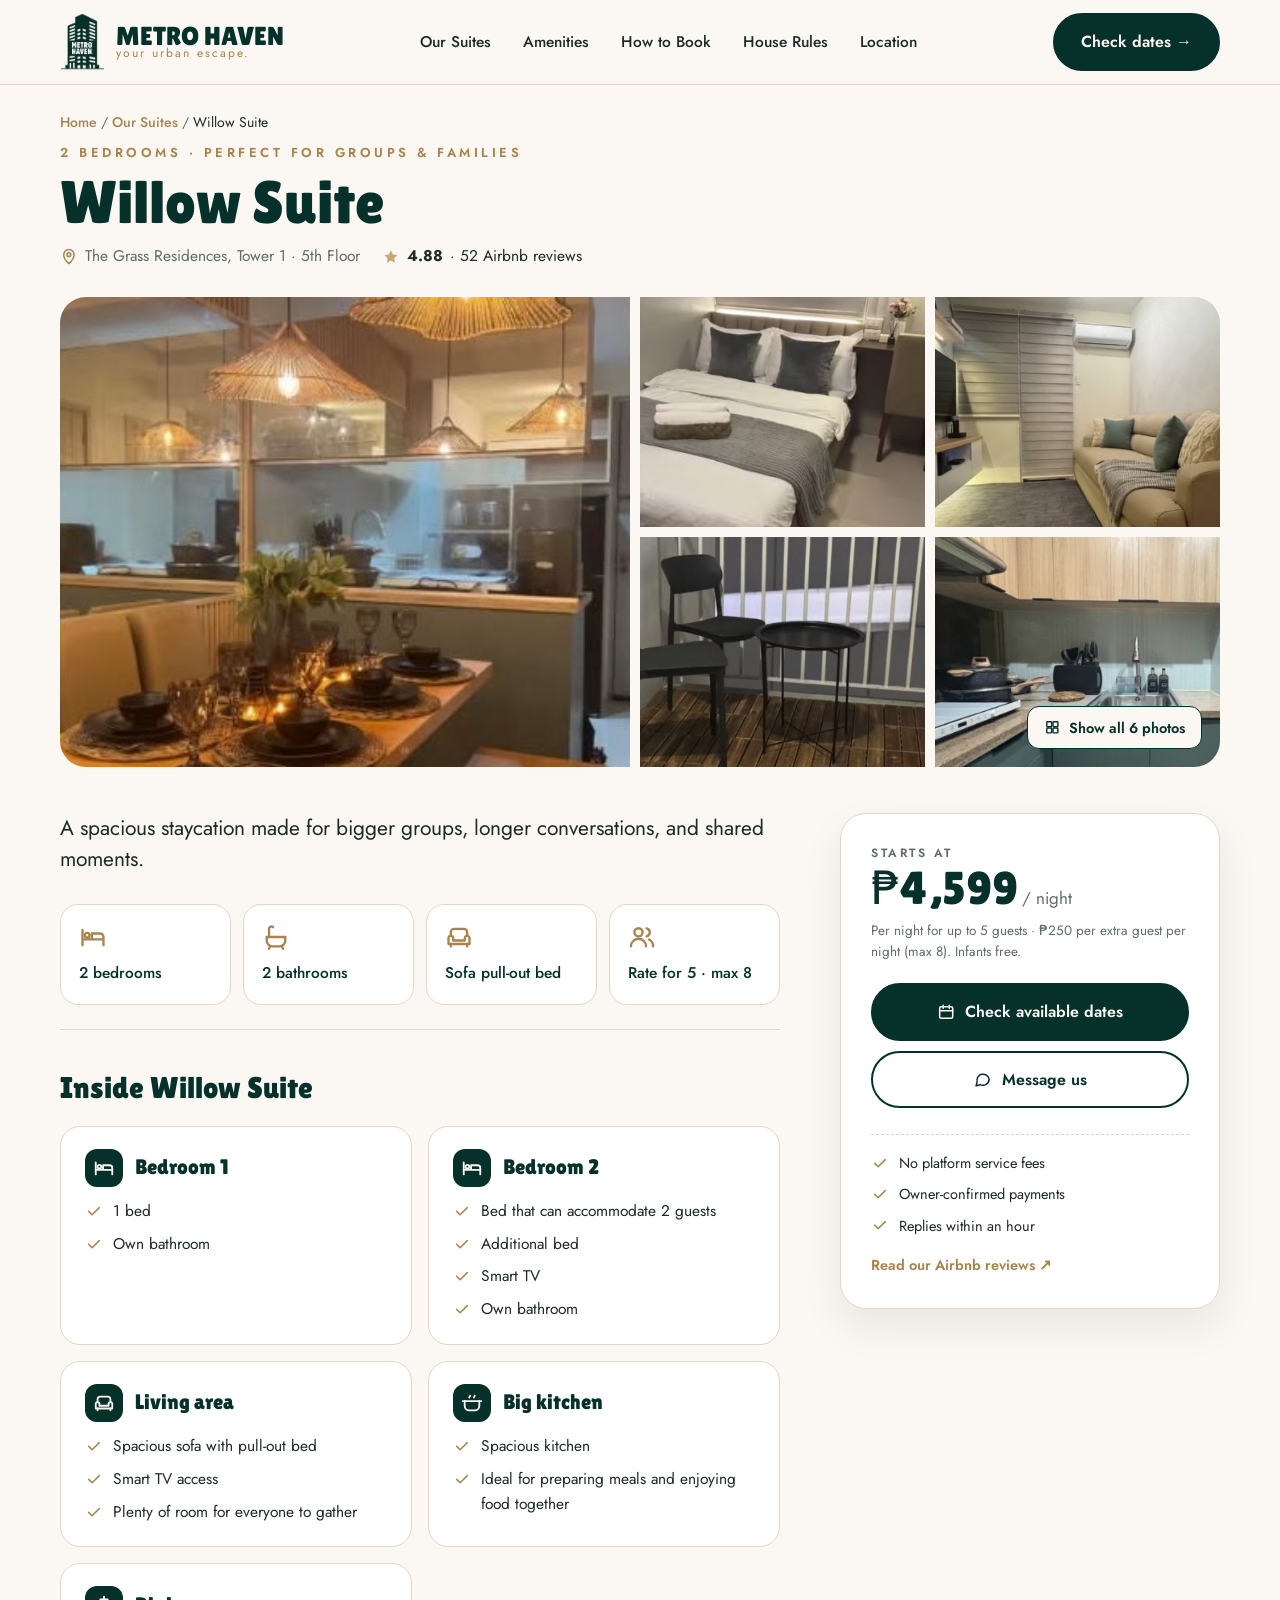
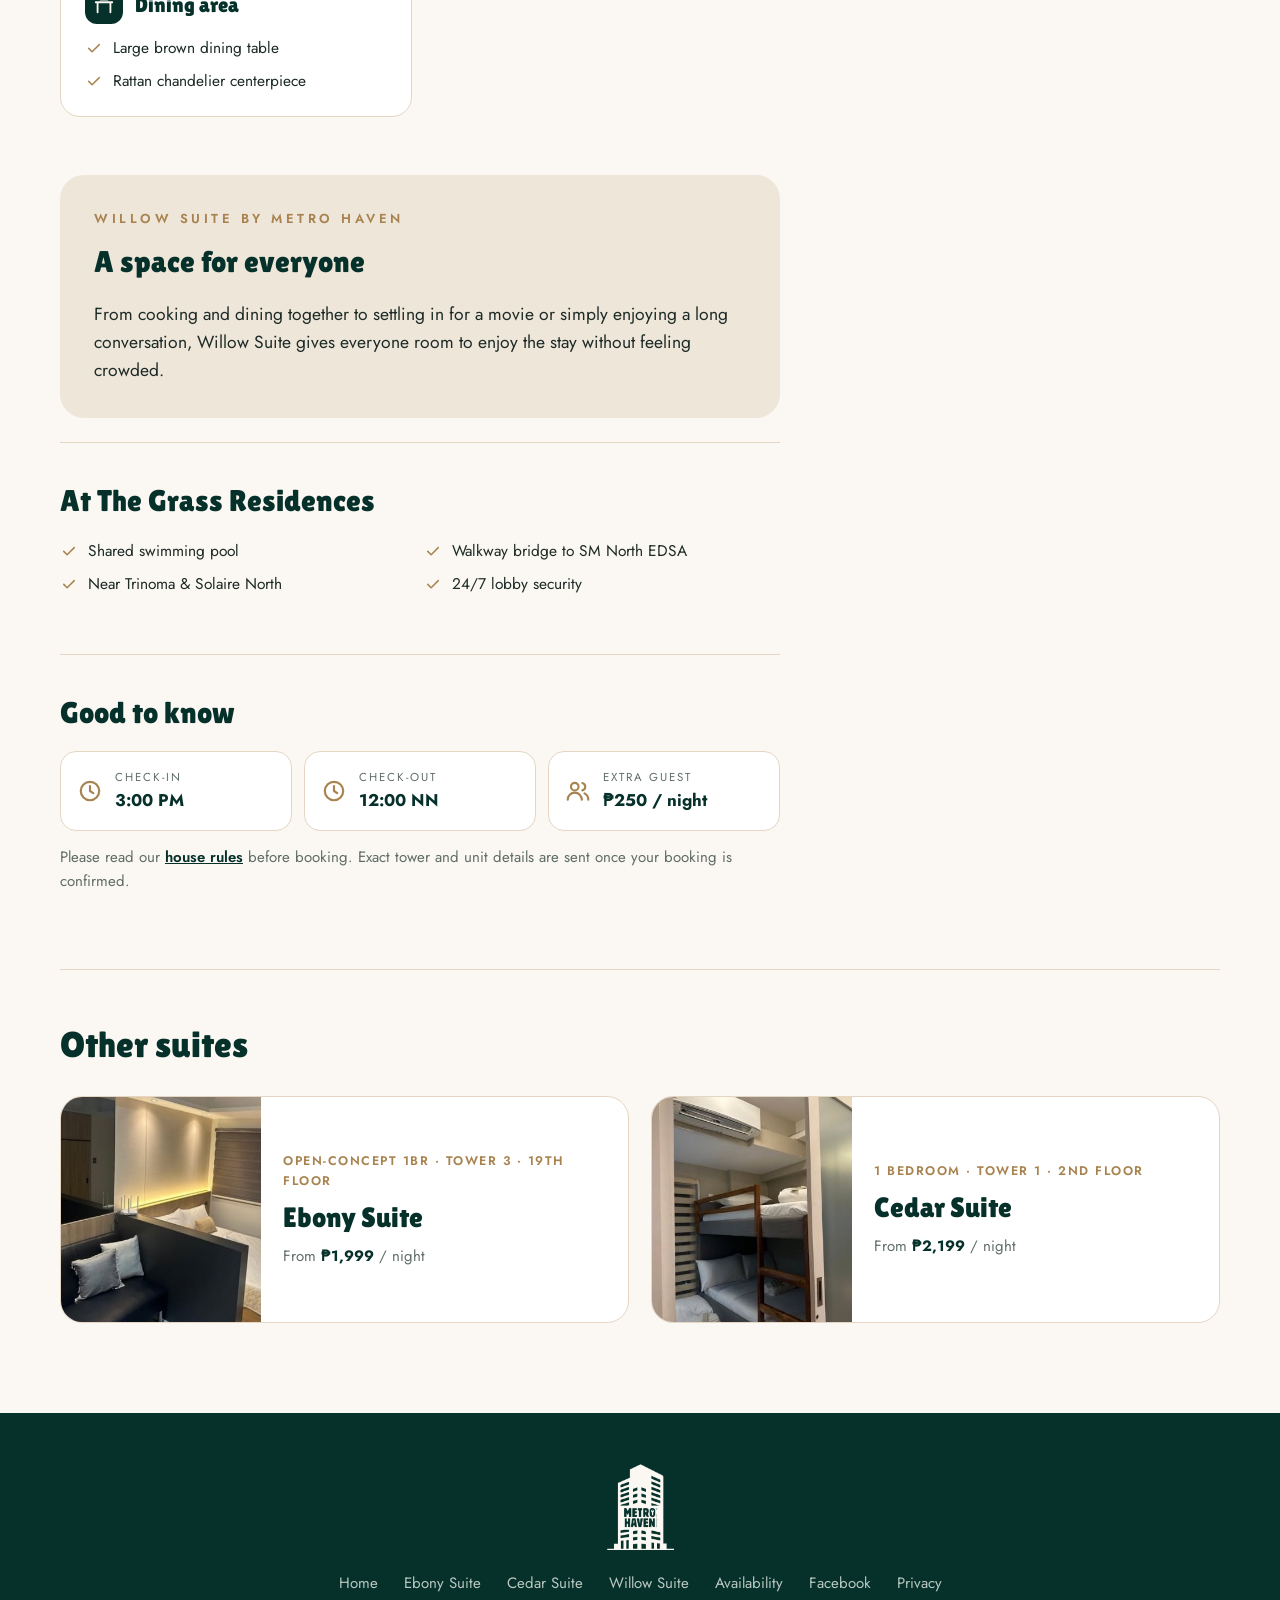
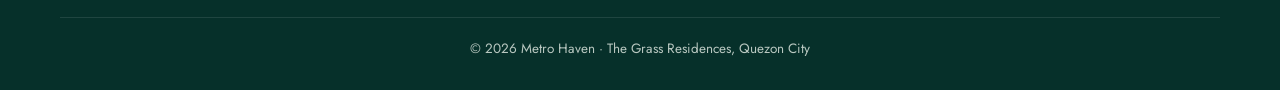
<file: willow-suite.html>
<!doctype html>
<html lang="en">
<head>
<meta charset="utf-8">
<meta name="viewport" content="width=device-width, initial-scale=1">
<title>Willow Suite – 2BR Staycation, Quezon City | Metro Haven</title>
<meta name="description" content="Willow Suite: a spacious 2BR with 2 bathrooms and a big kitchen for groups and families at Grass Residences, Quezon City. Sleeps 8. From ₱4,599/night.">
<link rel="canonical" href="https://metrohavensuites.site/willow-suite">
<meta property="og:type" content="website">
<meta property="og:site_name" content="Metro Haven Suites">
<meta property="og:title" content="Willow Suite – 2BR Staycation, Quezon City | Metro Haven">
<meta property="og:description" content="Willow Suite: a spacious 2BR with 2 bathrooms and a big kitchen for groups and families at Grass Residences, Quezon City. Sleeps 8. From ₱4,599/night.">
<meta property="og:url" content="https://metrohavensuites.site/willow-suite">
<meta property="og:image" content="https://metrohavensuites.site/img/og-image.jpg">
<meta property="og:image:width" content="1200">
<meta property="og:image:height" content="630">
<meta property="og:locale" content="en_PH">
<meta name="twitter:card" content="summary_large_image">
<script type="application/ld+json">{"@context": "https://schema.org", "@type": "Apartment", "@id": "https://metrohavensuites.site/willow-suite#suite", "name": "Willow Suite", "description": "A spacious staycation made for bigger groups, longer conversations, and shared moments.", "url": "https://metrohavensuites.site/willow-suite", "numberOfRooms": 2, "occupancy": {"@type": "QuantitativeValue", "minValue": 1, "maxValue": 8}, "image": ["https://metrohavensuites.site/img/willow_01.jpg", "https://metrohavensuites.site/img/willow_02.jpg", "https://metrohavensuites.site/img/willow_11.jpg", "https://metrohavensuites.site/img/willow_10.jpg", "https://metrohavensuites.site/img/willow_12.jpg", "https://metrohavensuites.site/img/willow_00.jpg"], "address": {"@type": "PostalAddress", "streetAddress": "The Grass Residences", "addressLocality": "Quezon City", "addressRegion": "Metro Manila", "addressCountry": "PH"}, "containedInPlace": {"@type": "LodgingBusiness", "@id": "https://metrohavensuites.site/#lodging", "name": "Metro Haven Suites", "url": "https://metrohavensuites.site/"}, "offers": {"@type": "Offer", "price": 4599, "priceCurrency": "PHP", "url": "https://metrohavensuites.site/calendar?suite=willow", "description": "Per night for up to 5 guests; ₱250 per extra guest per night"}}</script>
<script type="application/ld+json">{"@context": "https://schema.org", "@type": "BreadcrumbList", "itemListElement": [{"@type": "ListItem", "position": 1, "name": "Home", "item": "https://metrohavensuites.site/"}, {"@type": "ListItem", "position": 2, "name": "Our Suites", "item": "https://metrohavensuites.site/#suites"}, {"@type": "ListItem", "position": 3, "name": "Willow Suite", "item": "https://metrohavensuites.site/willow-suite"}]}</script>
<script>(function(){var p=location.pathname,n=p.replace(/\/index\.html$/,"/").replace(/\.html$/,"");if(n!==p)history.replaceState(null,"",n+location.search+location.hash)})();</script>
<link rel="icon" type="image/png" sizes="32x32" href="img/favicon-32.png">
<link rel="icon" type="image/png" sizes="48x48" href="img/favicon-48.png">
<link rel="apple-touch-icon" href="img/apple-touch-icon.png">
<meta name="theme-color" content="#06302a">
<link href="https://fonts.googleapis.com/css2?family=Lilita+One&family=Jost:ital,wght@0,300;0,400;0,500;0,600;0,700;1,400&display=swap" rel="stylesheet">
<link rel="stylesheet" href="css/suite.css">
</head>
<body>
<svg width="0" height="0" style="position:absolute" aria-hidden="true">
  <symbol id="i-pin" viewBox="0 0 24 24"><path d="M12 21s-7-6.2-7-12a7 7 0 0 1 14 0c0 5.8-7 12-7 12z"/><circle cx="12" cy="9" r="2.5"/></symbol>
  <symbol id="i-bed" viewBox="0 0 24 24"><path d="M3 19V6M3 14h18v5M21 14v-2a3 3 0 0 0-3-3h-7v5"/><circle cx="7" cy="10.5" r="2"/></symbol>
  <symbol id="i-sofa" viewBox="0 0 24 24"><path d="M5 11V8a3 3 0 0 1 3-3h8a3 3 0 0 1 3 3v3"/><path d="M3 13a2 2 0 0 1 4 0v2h10v-2a2 2 0 0 1 4 0v5H3z"/><path d="M5 18v2M19 18v2"/></symbol>
  <symbol id="i-bath" viewBox="0 0 24 24"><path d="M4 12h16v3a5 5 0 0 1-5 5H9a5 5 0 0 1-5-5z"/><path d="M6 12V5a2 2 0 0 1 3.5-1.3M7 20l-1 2M17 20l1 2"/></symbol>
  <symbol id="i-users" viewBox="0 0 24 24"><circle cx="9" cy="8" r="3.5"/><path d="M2.5 20a6.5 6.5 0 0 1 13 0M16 4.6a3.5 3.5 0 0 1 0 6.8M18 14.2a6.5 6.5 0 0 1 3.5 5.8"/></symbol>
  <symbol id="i-star" viewBox="0 0 24 24"><path d="M12 3l2.7 5.6 6.1.9-4.4 4.3 1 6.1L12 17l-5.4 2.9 1-6.1-4.4-4.3 6.1-.9z"/></symbol>
  <symbol id="i-check" viewBox="0 0 24 24"><path d="M5 12.5l4.5 4.5L19 7.5"/></symbol>
  <symbol id="i-cal" viewBox="0 0 24 24"><rect x="3.5" y="5" width="17" height="15" rx="2"/><path d="M3.5 10h17M8 3v4M16 3v4"/></symbol>
  <symbol id="i-chat" viewBox="0 0 24 24"><path d="M21 12a8 8 0 0 1-11.6 7.1L4 20.5l1.4-5A8 8 0 1 1 21 12z"/></symbol>
  <symbol id="i-clock" viewBox="0 0 24 24"><circle cx="12" cy="12" r="8.5"/><path d="M12 7.5V12l3 2"/></symbol>
  <symbol id="i-grid" viewBox="0 0 24 24"><rect x="4" y="4" width="7" height="7" rx="1"/><rect x="13" y="4" width="7" height="7" rx="1"/><rect x="4" y="13" width="7" height="7" rx="1"/><rect x="13" y="13" width="7" height="7" rx="1"/></symbol>
  <symbol id="i-tv" viewBox="0 0 24 24"><rect x="3" y="5" width="18" height="12" rx="2"/><path d="M8 21h8M12 17v4"/></symbol>
  <symbol id="i-pot" viewBox="0 0 24 24"><path d="M4 10h16v5a5 5 0 0 1-5 5H9a5 5 0 0 1-5-5z"/><path d="M2 10h2M20 10h2M9 6c0-1 1-1 1-2M14 6c0-1 1-1 1-2"/></symbol>
  <symbol id="i-building" viewBox="0 0 24 24"><path d="M4 21V5l8-2v18M12 7l8 2v12M2 21h20M7 8h2M7 12h2M7 16h2M15 12h2M15 16h2"/></symbol>
  <symbol id="i-table" viewBox="0 0 24 24"><path d="M3 9h18M5 9v11M19 9v11M12 3v3M8 6h8"/></symbol>
  <symbol id="i-x" viewBox="0 0 24 24"><path d="M6 6l12 12M18 6L6 18"/></symbol>
  <symbol id="i-left" viewBox="0 0 24 24"><path d="M15 5l-7 7 7 7"/></symbol>
  <symbol id="i-right" viewBox="0 0 24 24"><path d="M9 5l7 7-7 7"/></symbol>
</svg>
<nav>
  <div class="wrap">
    <a class="brand" href="/"><img src="img/logo_dark.png" alt="Metro Haven"><span>METRO HAVEN<small>your urban escape.</small></span></a>
    <ul id="menu">
      <li><a href="/#suites">Our Suites</a></li>
      <li><a href="/#amenities">Amenities</a></li>
      <li><a href="/#book">How to Book</a></li>
      <li><a href="/#rules">House Rules</a></li>
      <li><a href="/#location">Location</a></li>
    </ul>
    <a class="btn btn-dark nav-cta" href="/calendar?suite=willow">Check dates →</a>
    <button class="menu-btn" aria-label="Menu" onclick="document.getElementById('menu').classList.toggle('open')"><svg width="28" height="28" viewBox="0 0 24 24" fill="none" stroke="#06302a" stroke-width="2.2" stroke-linecap="round"><path d="M4 7h16M4 12h16M4 17h16"/></svg></button>
  </div>
</nav>

<main class="wrap">
  <div class="crumbs"><a href="/">Home</a> / <a href="/#suites">Our Suites</a> / <span>Willow Suite</span></div>

  <header class="head">
    <div>
      <div class="eyebrow">2 Bedrooms · Perfect for groups & families</div>
      <h1>Willow Suite</h1>
      <div class="meta"><span><svg class="i" aria-hidden="true"><use href="#i-pin"/></svg>The Grass Residences, Tower 1 · 5th Floor</span><a class="rating" href="https://www.airbnb.com/rooms/1344877140733324297" target="_blank" rel="noopener"><svg class="i fill" aria-hidden="true"><use href="#i-star"/></svg> <b>4.88</b> · 52 Airbnb reviews</a></div>
    </div>
  </header>

  <section class="gallery">
    <button class="g g-main" data-i="0"><img src="img/willow_01.jpg" alt="Willow Suite dining table under rattan pendant lights"></button><button class="g" data-i="1"><img src="img/willow_02.jpg" alt="Willow Suite bedroom with double bed and gray pillows" loading="lazy" decoding="async"></button><button class="g" data-i="2"><img src="img/willow_11.jpg" alt="Willow Suite living room with sofa bed and air-conditioning" loading="lazy" decoding="async"></button><button class="g" data-i="3"><img src="img/willow_10.jpg" alt="Willow Suite balcony with chair and side table" loading="lazy" decoding="async"></button><button class="g" data-i="4"><img src="img/willow_12.jpg" alt="Willow Suite kitchen with green cabinets and sink" loading="lazy" decoding="async"></button>
    <button class="all" id="showAll"><svg class="i" aria-hidden="true"><use href="#i-grid"/></svg>Show all 6 photos</button>
  </section>

  <div class="layout">
    <div class="content">
      <p class="lead">A spacious staycation made for bigger groups, longer conversations, and shared moments.</p>
      <div class="stats"><div class="stat"><svg class="i" aria-hidden="true"><use href="#i-bed"/></svg><span>2 bedrooms</span></div><div class="stat"><svg class="i" aria-hidden="true"><use href="#i-bath"/></svg><span>2 bathrooms</span></div><div class="stat"><svg class="i" aria-hidden="true"><use href="#i-sofa"/></svg><span>Sofa pull-out bed</span></div><div class="stat"><svg class="i" aria-hidden="true"><use href="#i-users"/></svg><span>Rate for 5 · max 8</span></div></div>

      <section class="block">
        <h2>Inside Willow Suite</h2>
        <div class="groups"><div class="grp"><div class="gh"><svg class="i" aria-hidden="true"><use href="#i-bed"/></svg><h4>Bedroom 1</h4></div><ul><li><svg class="i" aria-hidden="true"><use href="#i-check"/></svg>1 bed</li><li><svg class="i" aria-hidden="true"><use href="#i-check"/></svg>Own bathroom</li></ul></div><div class="grp"><div class="gh"><svg class="i" aria-hidden="true"><use href="#i-bed"/></svg><h4>Bedroom 2</h4></div><ul><li><svg class="i" aria-hidden="true"><use href="#i-check"/></svg>Bed that can accommodate 2 guests</li><li><svg class="i" aria-hidden="true"><use href="#i-check"/></svg>Additional bed</li><li><svg class="i" aria-hidden="true"><use href="#i-check"/></svg>Smart TV</li><li><svg class="i" aria-hidden="true"><use href="#i-check"/></svg>Own bathroom</li></ul></div><div class="grp"><div class="gh"><svg class="i" aria-hidden="true"><use href="#i-sofa"/></svg><h4>Living area</h4></div><ul><li><svg class="i" aria-hidden="true"><use href="#i-check"/></svg>Spacious sofa with pull-out bed</li><li><svg class="i" aria-hidden="true"><use href="#i-check"/></svg>Smart TV access</li><li><svg class="i" aria-hidden="true"><use href="#i-check"/></svg>Plenty of room for everyone to gather</li></ul></div><div class="grp"><div class="gh"><svg class="i" aria-hidden="true"><use href="#i-pot"/></svg><h4>Big kitchen</h4></div><ul><li><svg class="i" aria-hidden="true"><use href="#i-check"/></svg>Spacious kitchen</li><li><svg class="i" aria-hidden="true"><use href="#i-check"/></svg>Ideal for preparing meals and enjoying food together</li></ul></div><div class="grp"><div class="gh"><svg class="i" aria-hidden="true"><use href="#i-table"/></svg><h4>Dining area</h4></div><ul><li><svg class="i" aria-hidden="true"><use href="#i-check"/></svg>Large brown dining table</li><li><svg class="i" aria-hidden="true"><use href="#i-check"/></svg>Rattan chandelier centerpiece</li></ul></div></div>
      </section>

      <section class="block closing">
        <div class="eyebrow">Willow Suite by Metro Haven</div>
        <h2>A space for everyone</h2>
        <p>From cooking and dining together to settling in for a movie or simply enjoying a long conversation, Willow Suite gives everyone room to enjoy the stay without feeling crowded.</p>
      </section>

      <section class="block">
        <h2>At The Grass Residences</h2>
        <ul class="bl"><li><svg class="i" aria-hidden="true"><use href="#i-check"/></svg>Shared swimming pool</li><li><svg class="i" aria-hidden="true"><use href="#i-check"/></svg>Walkway bridge to SM North EDSA</li><li><svg class="i" aria-hidden="true"><use href="#i-check"/></svg>Near Trinoma &amp; Solaire North</li><li><svg class="i" aria-hidden="true"><use href="#i-check"/></svg>24/7 lobby security</li></ul>
      </section>

      <section class="block">
        <h2>Good to know</h2>
        <div class="know">
          <div><svg class="i" aria-hidden="true"><use href="#i-clock"/></svg><span><small>Check-in</small><b>3:00 PM</b></span></div>
          <div><svg class="i" aria-hidden="true"><use href="#i-clock"/></svg><span><small>Check-out</small><b>12:00 NN</b></span></div>
          <div><svg class="i" aria-hidden="true"><use href="#i-users"/></svg><span><small>Extra guest</small><b>₱250 / night</b></span></div>
        </div>
        <p class="small">Please read our <a href="/#rules">house rules</a> before booking. Exact tower and unit details are sent once your booking is confirmed.</p>
      </section>
    </div>

    <aside class="book">
      <div class="bcard">
        <div class="price"><small>Starts at</small><b>₱4,599</b><span>/ night</span></div>
        <p class="pnote">Per night for up to 5 guests · ₱250 per extra guest per night (max 8). Infants free.</p>
        <a class="btn btn-dark" href="/calendar?suite=willow"><svg class="i" aria-hidden="true"><use href="#i-cal"/></svg>Check available dates</a>
        <a class="btn btn-ghost" href="https://m.me/61566400330651?text=Hi%20Metro%20Haven%21%20I%27m%20interested%20in%20the%20Willow%20Suite." target="_blank" rel="noopener"><svg class="i" aria-hidden="true"><use href="#i-chat"/></svg>Message us</a>
        <ul class="perks"><li><svg class="i" aria-hidden="true"><use href="#i-check"/></svg>No platform service fees</li><li><svg class="i" aria-hidden="true"><use href="#i-check"/></svg>Owner-confirmed payments</li><li><svg class="i" aria-hidden="true"><use href="#i-check"/></svg>Replies within an hour</li></ul>
        <a class="link" href="https://www.airbnb.com/rooms/1344877140733324297" target="_blank" rel="noopener">Read our Airbnb reviews ↗</a>
      </div>
    </aside>
  </div>

  <section class="others">
    <h2>Other suites</h2>
    <div class="ogrid"><a class="oc" href="/ebony-suite"><img src="img/ebony_11.jpg" alt="Ebony Suite open-concept living and sleeping area" loading="lazy" decoding="async"><div><span class="ot">Open-concept 1BR · Tower 3 · 19th Floor</span><b>Ebony Suite</b><span class="op">From <strong>₱1,999</strong> / night</span></div></a><a class="oc" href="/cedar-suite"><img src="img/cedar_02.jpg" alt="Cedar Suite bedroom with wooden bunk bed and pull-out bed" loading="lazy" decoding="async"><div><span class="ot">1 Bedroom · Tower 1 · 2nd Floor</span><b>Cedar Suite</b><span class="op">From <strong>₱2,199</strong> / night</span></div></a></div>
  </section>
</main>

<div class="mbar"><div><b>₱4,599</b> <span>/ night</span><small>Starting rate</small></div><a class="btn btn-dark" href="/calendar?suite=willow">Check dates</a></div>

<div class="lb" id="lb" hidden>
  <button class="lbx" id="lbClose" aria-label="Close"><svg class="i" aria-hidden="true"><use href="#i-x"/></svg></button>
  <button class="lbn lbp" id="lbPrev" aria-label="Previous photo"><svg class="i" aria-hidden="true"><use href="#i-left"/></svg></button>
  <img id="lbImg" alt="Suite photo">
  <button class="lbn lbnx" id="lbNext" aria-label="Next photo"><svg class="i" aria-hidden="true"><use href="#i-right"/></svg></button>
  <div class="lbc" id="lbCount"></div>
</div>

<footer>
  <div class="wrap">
    <img src="img/logo_light.png" alt="Metro Haven logo" loading="lazy">
    <div class="flinks"><a href="/">Home</a><a href="/ebony-suite">Ebony Suite</a><a href="/cedar-suite">Cedar Suite</a><a href="/willow-suite">Willow Suite</a><a href="/calendar">Availability</a><a href="https://www.facebook.com/profile.php?id=61566400330651" target="_blank" rel="noopener">Facebook</a><a href="/privacy">Privacy</a></div>
    <div class="fbot">© 2026 Metro Haven · The Grass Residences, Quezon City</div>
  </div>
</footer>

<script>
const PHOTOS = ["img/willow_01.jpg", "img/willow_02.jpg", "img/willow_11.jpg", "img/willow_10.jpg", "img/willow_12.jpg", "img/willow_00.jpg"];
let cur = 0;
const lb = document.getElementById("lb"), img = document.getElementById("lbImg"), cnt = document.getElementById("lbCount");
function show(i){ cur = (i + PHOTOS.length) % PHOTOS.length; img.src = PHOTOS[cur]; cnt.textContent = (cur+1) + " / " + PHOTOS.length; }
function open_(i){ show(i); lb.hidden = false; document.body.style.overflow = "hidden"; }
function close_(){ lb.hidden = true; document.body.style.overflow = ""; }
document.querySelectorAll(".g").forEach(b => b.onclick = () => open_(+b.dataset.i));
document.getElementById("showAll").onclick = () => open_(0);
document.getElementById("lbClose").onclick = close_;
document.getElementById("lbPrev").onclick = () => show(cur-1);
document.getElementById("lbNext").onclick = () => show(cur+1);
lb.onclick = e => { if(e.target === lb) close_(); };
document.addEventListener("keydown", e => { if(lb.hidden) return; if(e.key==="Escape") close_(); if(e.key==="ArrowLeft") show(cur-1); if(e.key==="ArrowRight") show(cur+1); });
</script>
</body>
</html>
</file>
<file: css/suite.css>
/* Shared styles for the suite pages (ebony-suite.html, cedar-suite.html, willow-suite.html) */
:root{
  --green:#06302a; --cream:#fbf7f2; --beige:#efe6da; --sand:#e4d6c3;
  --gold:#c9a675; --gold-dk:#a8834f; --ink:#1d2b27; --muted:#5f6d68;
}
*{box-sizing:border-box;margin:0;padding:0}
html{scroll-behavior:smooth}
body{font-family:'Jost',sans-serif;color:var(--ink);background:var(--cream);font-size:17px;line-height:1.6}
img{display:block;max-width:100%}
a{color:inherit}
.wrap{max-width:1240px;margin:0 auto;padding:0 40px}
.i{width:1.15em;height:1.15em;flex:none;fill:none;stroke:currentColor;stroke-width:2;stroke-linecap:round;stroke-linejoin:round}
.i.fill{fill:currentColor;stroke:none}

.btn{display:inline-flex;align-items:center;justify-content:center;gap:10px;padding:14px 26px;border-radius:999px;font-weight:600;font-size:16px;text-decoration:none;border:2px solid var(--green);font-family:inherit;cursor:pointer}
.btn-dark{background:var(--green);color:var(--cream)}
.btn-ghost{background:transparent;color:var(--green)}

/* nav */
nav{position:sticky;top:0;background:rgba(251,247,242,.96);border-bottom:1px solid var(--sand);z-index:20}
nav .wrap{display:flex;align-items:center;justify-content:space-between;height:84px}
.brand{display:flex;align-items:center;gap:12px;text-decoration:none}
.brand img{height:58px}
.brand span{font-family:'Lilita One';font-size:26px;color:var(--green);line-height:.9}
.brand small{display:block;font-family:'Jost';font-size:12px;letter-spacing:2px;color:var(--gold-dk)}
nav ul{display:flex;gap:32px;list-style:none}
nav ul a{display:block;color:var(--ink);text-decoration:none;font-weight:500;font-size:15.5px}
.menu-btn{display:none;background:none;border:0;cursor:pointer;padding:8px}

/* header */
.crumbs{font-size:14px;color:var(--muted);padding:26px 0 10px}
.crumbs a{text-decoration:none;color:var(--gold-dk);font-weight:500}
.crumbs span{color:var(--ink)}
.eyebrow{font-size:13px;letter-spacing:3.5px;text-transform:uppercase;color:var(--gold-dk);font-weight:600}
h1{font-family:'Lilita One';font-weight:400;color:var(--green);font-size:60px;line-height:1;margin:8px 0 12px}
.meta{display:flex;flex-wrap:wrap;gap:10px 22px;align-items:center;color:var(--muted);font-size:15.5px}
.meta span,.rating{display:inline-flex;align-items:center;gap:7px}
.meta .i{color:var(--gold-dk)}
.rating{text-decoration:none;color:var(--ink)}
.rating .i{color:var(--gold)}

/* gallery */
.gallery{display:grid;grid-template-columns:2fr 1fr 1fr;grid-template-rows:230px 230px;gap:10px;margin:28px 0 46px;border-radius:26px;overflow:hidden;position:relative}
.g{all:unset;cursor:pointer;overflow:hidden;display:block}
.g img{width:100%;height:100%;object-fit:cover;transition:transform .4s}
.g:hover img{transform:scale(1.04)}
.g:focus-visible{outline:3px solid var(--gold);outline-offset:-3px}
.g-main{grid-row:span 2}
.all{position:absolute;right:18px;bottom:18px;display:inline-flex;align-items:center;gap:8px;background:var(--cream);border:1px solid var(--green);color:var(--green);border-radius:12px;padding:9px 16px;font:inherit;font-weight:600;font-size:14.5px;cursor:pointer}

/* layout */
.layout{display:grid;grid-template-columns:1fr 380px;gap:60px;align-items:start}
.lead{font-size:21px;color:var(--ink);line-height:1.5}
.stats{display:grid;grid-template-columns:repeat(4,1fr);gap:12px;margin:28px 0 10px}
.stat{background:#fff;border:1px solid var(--sand);border-radius:18px;padding:18px;display:flex;flex-direction:column;gap:10px;font-weight:500;color:var(--green);font-size:15.5px}
.stat .i{width:28px;height:28px;color:var(--gold-dk)}
.block{border-top:1px solid var(--sand);padding:34px 0;margin-top:24px}
.block h2{font-family:'Lilita One';font-weight:400;color:var(--green);font-size:30px;margin-bottom:14px}
.block p{color:var(--muted);margin-bottom:12px}
.hl{list-style:none;display:grid;grid-template-columns:1fr 1fr;gap:12px}
.hl li,.am li,.perks li{display:flex;align-items:center;gap:10px}
.hl li{background:var(--beige);border-radius:14px;padding:14px 16px;font-weight:500;color:var(--green)}
.hl .i,.am .i,.perks .i{color:var(--gold-dk);width:18px;height:18px}
.amen{display:grid;grid-template-columns:1fr 1fr;gap:26px}
.am h4{font-size:15px;letter-spacing:2px;text-transform:uppercase;color:var(--gold-dk);margin-bottom:10px}
.am ul{list-style:none;display:grid;gap:8px;color:var(--ink);font-size:15.5px}
.know{display:grid;grid-template-columns:repeat(3,1fr);gap:12px;margin-bottom:14px}
.know div{display:flex;gap:12px;align-items:center;background:#fff;border:1px solid var(--sand);border-radius:16px;padding:16px}
.know .i{width:26px;height:26px;color:var(--gold-dk)}
.know small{display:block;font-size:11.5px;letter-spacing:2px;text-transform:uppercase;color:var(--muted)}
.know b{color:var(--green)}
.small{font-size:15px}
.small a{color:var(--green);font-weight:600}

/* booking card */
.book{position:sticky;top:110px}
.bcard{background:#fff;border:1px solid var(--sand);border-radius:26px;padding:30px;box-shadow:0 18px 40px rgba(6,48,42,.08)}
.price small{display:block;font-size:12px;letter-spacing:2.5px;text-transform:uppercase;color:var(--muted);font-weight:600}
.price b{font-family:'Lilita One';font-weight:400;font-size:46px;color:var(--green);line-height:1.1}
.price span{color:var(--muted);margin-left:4px}
.pnote{font-size:13.5px;color:var(--muted);margin:6px 0 20px}
.bcard .btn{width:100%;margin-bottom:10px}
.perks{list-style:none;display:grid;gap:8px;margin:16px 0 4px;font-size:14.5px;color:var(--ink);border-top:1px dashed var(--sand);padding-top:16px}
.link{display:inline-block;margin-top:12px;color:var(--gold-dk);font-weight:600;font-size:14.5px;text-decoration:none}

/* other suites */
.others{border-top:1px solid var(--sand);margin-top:30px;padding:46px 0 90px}
.others h2{font-family:'Lilita One';font-weight:400;color:var(--green);font-size:36px;margin-bottom:22px}
.ogrid{display:grid;grid-template-columns:1fr 1fr;gap:22px}
.oc{display:grid;grid-template-columns:200px 1fr;background:#fff;border:1px solid var(--sand);border-radius:22px;overflow:hidden;text-decoration:none;transition:box-shadow .2s}
.oc:hover{box-shadow:0 14px 30px rgba(6,48,42,.1)}
.oc img{width:100%;height:100%;min-height:150px;object-fit:cover}
.oc div{padding:22px;display:flex;flex-direction:column;justify-content:center;gap:4px}
.ot{font-size:12.5px;letter-spacing:1.5px;text-transform:uppercase;color:var(--gold-dk);font-weight:600}
.oc b{font-family:'Lilita One';font-weight:400;font-size:28px;color:var(--green)}
.op{color:var(--muted);font-size:15px}
.op strong{color:var(--green)}

/* mobile booking bar */
.mbar{display:none}

/* lightbox */
.lb{position:fixed;inset:0;background:rgba(6,20,17,.94);z-index:50;display:flex;align-items:center;justify-content:center}
.lb[hidden]{display:none}
.lb img{max-width:min(90vw,900px);max-height:84vh;border-radius:12px}
.lb button{all:unset;cursor:pointer;color:#fff;display:grid;place-items:center;width:48px;height:48px;border-radius:50%;background:rgba(255,255,255,.1)}
.lb button:focus-visible{outline:2px solid var(--gold)}
.lb .i{width:24px;height:24px}
.lbx{position:absolute;top:20px;right:20px}
.lbp{position:absolute;left:20px}
.lbnx{position:absolute;right:20px}
.lbc{position:absolute;bottom:22px;color:#cfd8d4;font-size:14px;letter-spacing:2px}

footer{background:var(--green);color:#b9c8c1;padding:50px 0 30px;text-align:center;font-size:15px}
footer img{height:90px;margin:0 auto 18px}
.flinks{display:flex;flex-wrap:wrap;justify-content:center;gap:10px 26px;margin-bottom:22px}
.flinks a{text-decoration:none}
.fbot{font-size:13.5px;border-top:1px solid rgba(255,255,255,.1);padding-top:20px}

@media (max-width:980px){
  .layout{grid-template-columns:1fr;gap:10px}
  .book{position:static}
  .ogrid{grid-template-columns:1fr}
}
@media (max-width:760px){
  body{font-size:16px;padding-bottom:78px}
  .wrap{padding:0 18px}
  nav .wrap{height:68px}
  .brand img{height:44px}.brand span{font-size:20px}
  nav ul{display:none}
  nav ul.open{display:flex;flex-direction:column;position:absolute;top:68px;left:0;right:0;background:var(--cream);padding:18px;gap:16px;border-bottom:1px solid var(--sand)}
  .nav-cta{display:none}
  .menu-btn{display:block}
  h1{font-size:40px}
  .gallery{grid-template-columns:1fr 1fr;grid-template-rows:240px 130px;margin:20px -18px 30px;border-radius:0}
  .g-main{grid-row:auto;grid-column:span 2}
  .g:nth-child(n+4){display:none}
  .lead{font-size:18px}
  .stats{grid-template-columns:1fr 1fr}
  .hl,.amen,.know{grid-template-columns:1fr}
  .block h2{font-size:26px}
  .oc{grid-template-columns:120px 1fr}
  .oc b{font-size:22px}
  .mbar{display:flex;position:fixed;left:0;right:0;bottom:0;z-index:30;background:#fff;border-top:1px solid var(--sand);padding:12px 18px;align-items:center;justify-content:space-between;box-shadow:0 -6px 20px rgba(0,0,0,.06)}
  .mbar b{font-family:'Lilita One';font-weight:400;font-size:24px;color:var(--green)}
  .mbar span{color:var(--muted);font-size:14px}
  .mbar small{display:block;font-size:12px;color:var(--muted);margin-top:-4px}
  .mbar .btn{padding:12px 22px}
  .lbp{left:8px}.lbnx{right:8px}
}

/* Inside-the-suite groups */
.groups{display:grid;grid-template-columns:1fr 1fr;gap:16px}
.grp{background:#fff;border:1px solid var(--sand);border-radius:20px;padding:22px 24px}
.gh{display:flex;align-items:center;gap:12px;margin-bottom:12px}
.gh .i{width:38px;height:38px;padding:8px;border-radius:12px;background:var(--green);color:var(--cream)}
.gh h4{font-family:'Lilita One';font-weight:400;font-size:21px;color:var(--green)}
.grp ul,.bl{list-style:none;display:grid;gap:8px;font-size:15.5px}
.grp li,.bl li{display:flex;align-items:flex-start;gap:10px}
.grp li .i,.bl li .i{color:var(--gold-dk);width:18px;height:18px;margin-top:3px}
.bl{grid-template-columns:1fr 1fr}
.closing{background:var(--beige);border:0;border-radius:24px;padding:34px 34px 22px}
.closing .eyebrow{margin-bottom:8px}
.closing p{color:var(--ink);font-size:17.5px}
@media (max-width:760px){
  .groups,.bl{grid-template-columns:1fr}
  .closing{padding:26px 22px 14px}
}
</file>
